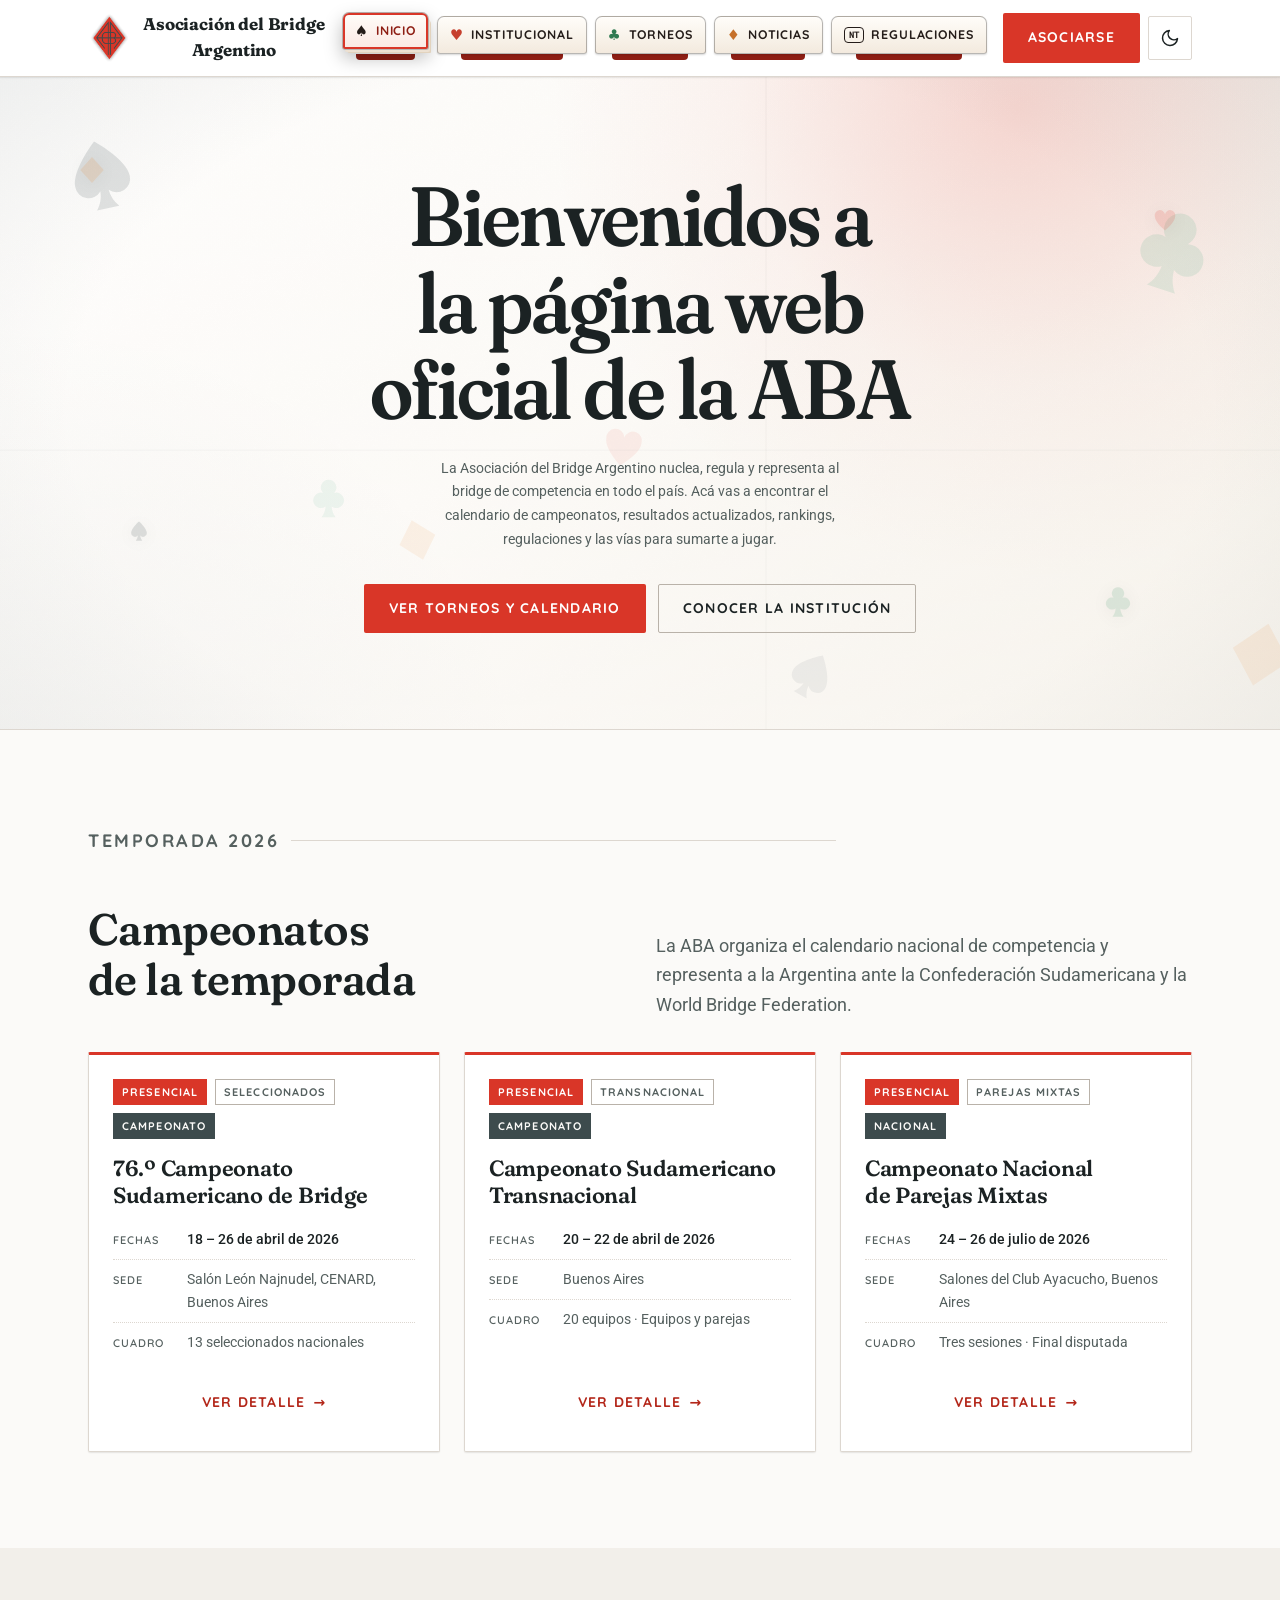
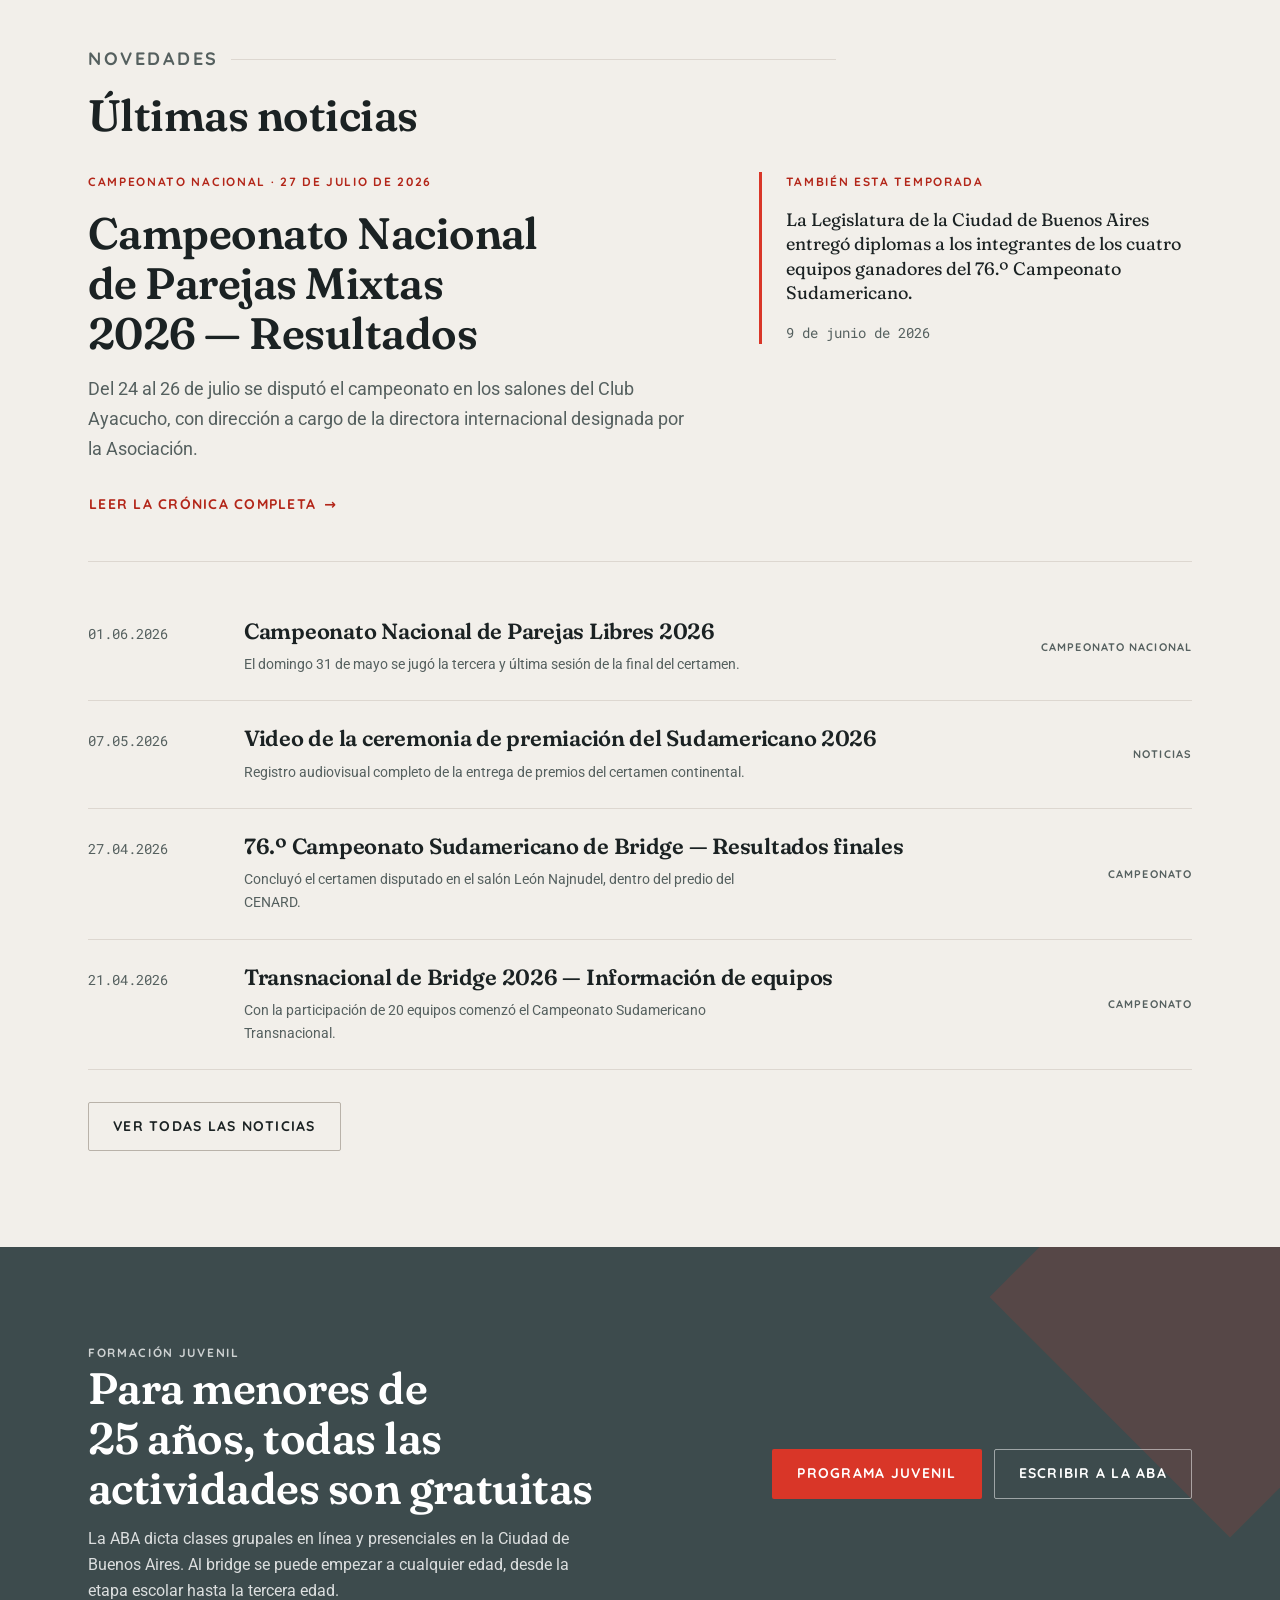
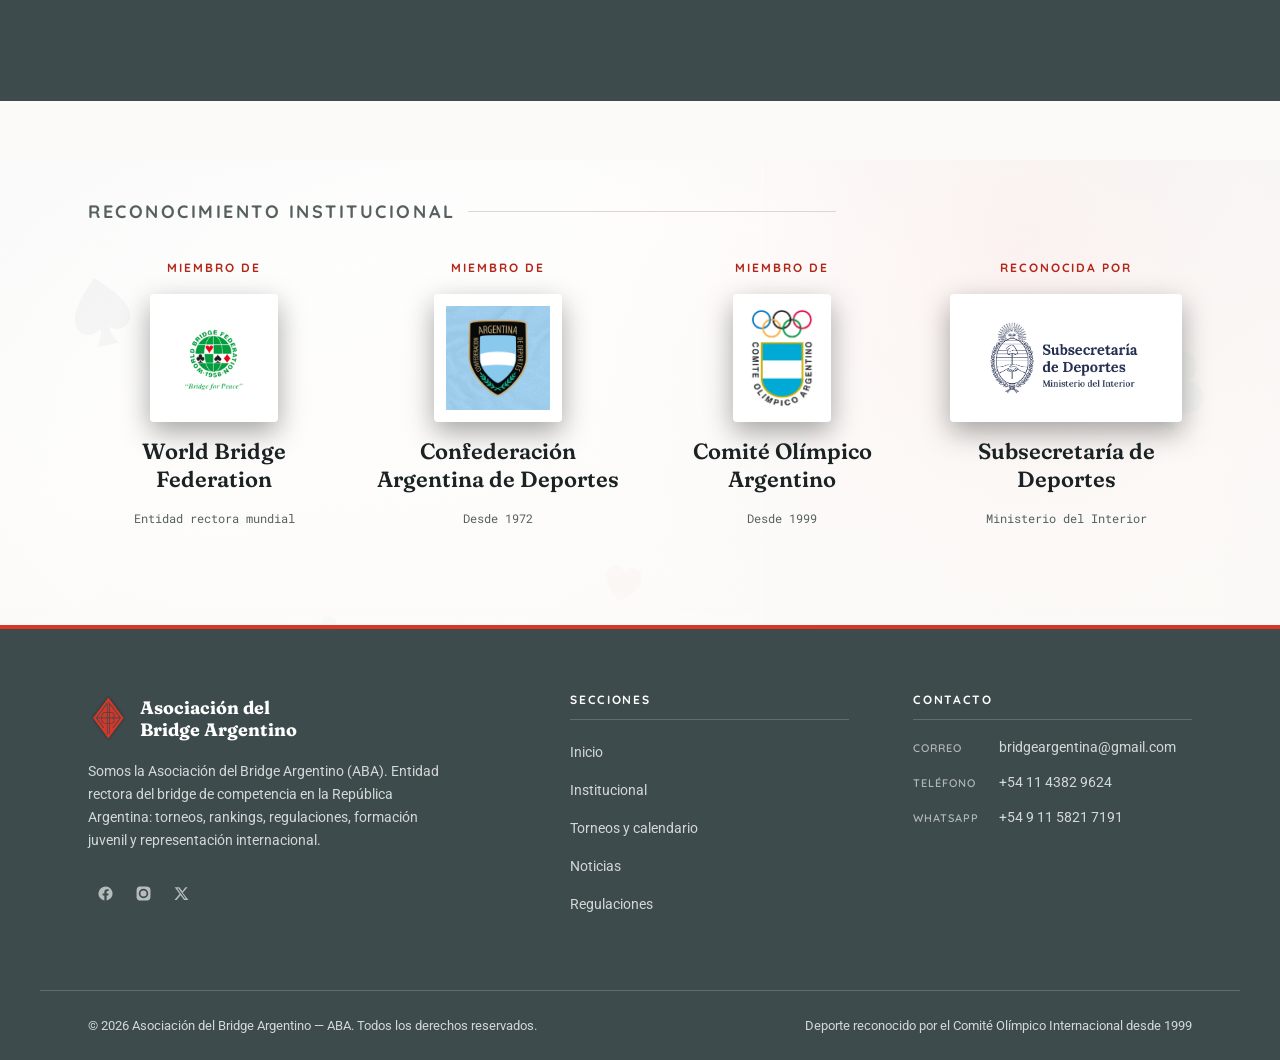
<file: index.html>
<!DOCTYPE html>
<html lang="es-AR">
<head>
<meta charset="UTF-8">
<meta name="viewport" content="width=device-width, initial-scale=1">
<title>Asociación del Bridge Argentino — ABA</title>
<meta name="description" content="Entidad rectora del bridge de competencia en la República Argentina desde 1947. Torneos nacionales, calendario, rankings, regulaciones y formación juvenil.">
<meta property="og:type" content="website">
<meta property="og:site_name" content="Asociación del Bridge Argentino">
<meta property="og:locale" content="es_AR">
<meta property="og:title" content="Asociación del Bridge Argentino — ABA">
<meta property="og:description" content="Entidad rectora del bridge de competencia en la República Argentina desde 1947. Torneos nacionales, calendario, rankings, regulaciones y formación juvenil.">
<meta property="og:url" content="https://santimercuri.github.io/aba-sitio-web/">
<meta property="og:image" content="https://santimercuri.github.io/aba-sitio-web/Media/ABAlogo.png">
<meta property="og:image:width" content="148">
<meta property="og:image:height" content="187">
<meta name="twitter:card" content="summary">
<meta name="twitter:title" content="Asociación del Bridge Argentino — ABA">
<meta name="twitter:description" content="Entidad rectora del bridge de competencia en la República Argentina desde 1947. Torneos nacionales, calendario, rankings, regulaciones y formación juvenil.">
<meta name="twitter:image" content="https://santimercuri.github.io/aba-sitio-web/Media/ABAlogo.png">
<link rel="icon" href="Media/ABAlogo.png">
<link rel="stylesheet" href="assets/css/aba.css">
</head>
<body>

<a class="skip-link" href="#main">Saltar al contenido</a>

<!-- ====================== Encabezado ====================== -->
<header class="masthead">
  <div class="container masthead__inner">
    <a class="brand" href="index.html">
      <img class="brand__mark" src="Media/ABAlogo.png" alt="Asociación del Bridge Argentino" width="42" height="53">
      <span class="brand__text">
        <span class="brand__name">Asociación del Bridge Argentino</span>
      </span>
    </a>

    <nav class="nav" aria-label="Navegación principal">
      <ul class="nav__list">
        <li><a class="nav__link" href="index.html" aria-current="page">Inicio</a></li>
        <li><a class="nav__link" href="institucional.html">Institucional</a></li>
        <li><a class="nav__link" href="torneos.html">Torneos</a></li>
        <li><a class="nav__link" href="noticias.html">Noticias</a></li>
        <li><a class="nav__link" href="regulaciones.html">Regulaciones</a></li>
      </ul>
    </nav>

    <div class="masthead__actions">
      <a class="btn" href="institucional.html#socios">Asociarse</a>
      <button class="icon-btn theme-toggle" type="button" aria-label="Cambiar de tema">
        <svg class="icon-moon" viewBox="0 0 24 24" aria-hidden="true"><path d="M21 12.8A9 9 0 1 1 11.2 3a7 7 0 0 0 9.8 9.8z" stroke-linejoin="round"/></svg>
        <svg class="icon-sun" viewBox="0 0 24 24" aria-hidden="true"><circle cx="12" cy="12" r="4"/><path d="M12 2v2M12 20v2M4.9 4.9l1.4 1.4M17.7 17.7l1.4 1.4M2 12h2M20 12h2M4.9 19.1l1.4-1.4M17.7 6.3l1.4-1.4" stroke-linecap="round"/></svg>
      </button>
      <button class="icon-btn icon-btn--menu" type="button" aria-label="Abrir menú" aria-expanded="false" aria-controls="drawer">
        <svg viewBox="0 0 24 24" aria-hidden="true"><path d="M3 6h18M3 12h18M3 18h18" stroke-linecap="round"/></svg>
      </button>
    </div>
  </div>
</header>

<!-- ====================== Menú lateral ====================== -->
<div class="drawer" id="drawer" data-open="false" role="dialog" aria-modal="true" aria-label="Menú de navegación">
  <div class="drawer__scrim" data-close></div>
  <div class="drawer__panel">
    <div class="drawer__head">
      <span class="drawer__title">Navegación</span>
      <button class="icon-btn" type="button" data-close aria-label="Cerrar menú">
        <svg viewBox="0 0 24 24" aria-hidden="true"><path d="M6 6l12 12M18 6L6 18" stroke-linecap="round"/></svg>
      </button>
    </div>
    <ul class="drawer__nav">
      <li><a href="index.html" aria-current="page">Inicio</a></li>
      <li><a href="institucional.html">Institucional</a></li>
      <li><a href="torneos.html">Torneos</a></li>
      <li><a href="noticias.html">Noticias</a></li>
      <li><a href="regulaciones.html">Regulaciones</a></li>
    </ul>
    <div class="drawer__foot">
      <a class="btn" href="institucional.html#socios" style="width:100%">Asociarse a la ABA</a>
    </div>
  </div>
</div>

<main id="main">

  <!-- ====================== Portada ====================== -->
  <section class="hero">
    <div class="hero__motes" aria-hidden="true">
      <svg class="m1" viewBox="0 0 24 24" fill="currentColor"><path d="M12 1.6 21.4 12 12 22.4 2.6 12z"/></svg>
      <svg class="m2" viewBox="0 0 24 24" fill="currentColor"><path d="M12 1.5C12 1.5 3.4 8.8 3.4 14.1a4.2 4.2 0 0 0 7.3 2.9c-.1 2.2-1 4.2-2.2 5.5h7a9.6 9.6 0 0 1-2.2-5.5 4.2 4.2 0 0 0 7.3-2.9c0-5.3-8.6-12.6-8.6-12.6z"/></svg>
      <svg class="m3" viewBox="0 0 24 24" fill="currentColor"><path d="M12 21.6S2.6 14.4 2.6 8.6a4.7 4.7 0 0 1 9.4-1.9 4.7 4.7 0 0 1 9.4 1.9c0 5.8-9.4 13-9.4 13z"/></svg>
      <svg class="m4" viewBox="0 0 24 24" fill="currentColor"><path d="M12 1.6a4.3 4.3 0 0 1 3.1 7.3 4.3 4.3 0 1 1-1.4 7.6c.1 2.3 1 4.4 2.2 5.9H8.1c1.2-1.5 2.1-3.6 2.2-5.9a4.3 4.3 0 1 1-1.4-7.6A4.3 4.3 0 0 1 12 1.6z"/></svg>
    </div>
    <div class="container hero__grid">
      <div class="hero__copy">
        <h1>Bienvenidos a la página web oficial de la ABA</h1>
        <p class="hero__lede">
          La Asociación del Bridge Argentino nuclea, regula y representa al bridge de competencia
          en todo el país. Acá vas a encontrar el calendario de campeonatos, resultados actualizados,
          rankings, regulaciones y las vías para sumarte a jugar.
        </p>
        <div class="btn-row">
          <a class="btn" href="torneos.html">Ver torneos y calendario</a>
          <a class="btn btn--outline" href="institucional.html">Conocer la institución</a>
        </div>
      </div>
    </div>
  </section>

  <!-- ====================== Eventos ====================== -->
  <section class="section" aria-labelledby="eventos-t">
    <div class="container">
      <div class="section-head section-head--split">
        <p class="eyebrow">Temporada 2026</p>
        <h2 id="eventos-t">Campeonatos<br>de la temporada</h2>
        <p>
          La ABA organiza el calendario nacional de competencia y representa a la Argentina
          ante la Confederación Sudamericana y la World Bridge Federation.
        </p>
      </div>

      <div class="event-grid">
        <a class="event reveal" href="torneos.html#sudamericano">
          <div class="tags">
            <span class="tag tag--red">Presencial</span>
            <span class="tag">Seleccionados</span>
            <span class="tag tag--solid">Campeonato</span>
          </div>
          <h3 class="event__title">76.º Campeonato Sudamericano de Bridge</h3>
          <ul class="event__meta">
            <li><dfn>Fechas</dfn><b>18 – 26 de abril de 2026</b></li>
            <li><dfn>Sede</dfn><span>Salón León Najnudel, CENARD, Buenos Aires</span></li>
            <li><dfn>Cuadro</dfn><span>13 seleccionados nacionales</span></li>
          </ul>
          <span class="btn btn--ghost event__more">Ver detalle <span class="arr" aria-hidden="true">→</span></span>
        </a>

        <a class="event reveal" href="torneos.html#transnacional">
          <div class="tags">
            <span class="tag tag--red">Presencial</span>
            <span class="tag">Transnacional</span>
            <span class="tag tag--solid">Campeonato</span>
          </div>
          <h3 class="event__title">Campeonato Sudamericano Transnacional</h3>
          <ul class="event__meta">
            <li><dfn>Fechas</dfn><b>20 – 22 de abril de 2026</b></li>
            <li><dfn>Sede</dfn><span>Buenos Aires</span></li>
            <li><dfn>Cuadro</dfn><span>20 equipos · Equipos y parejas</span></li>
          </ul>
          <span class="btn btn--ghost event__more">Ver detalle <span class="arr" aria-hidden="true">→</span></span>
        </a>

        <a class="event reveal" href="torneos.html#nacionales">
          <div class="tags">
            <span class="tag tag--red">Presencial</span>
            <span class="tag">Parejas mixtas</span>
            <span class="tag tag--solid">Nacional</span>
          </div>
          <h3 class="event__title">Campeonato Nacional de Parejas Mixtas</h3>
          <ul class="event__meta">
            <li><dfn>Fechas</dfn><b>24 – 26 de julio de 2026</b></li>
            <li><dfn>Sede</dfn><span>Salones del Club Ayacucho, Buenos Aires</span></li>
            <li><dfn>Cuadro</dfn><span>Tres sesiones · Final disputada</span></li>
          </ul>
          <span class="btn btn--ghost event__more">Ver detalle <span class="arr" aria-hidden="true">→</span></span>
        </a>
      </div>
    </div>
  </section>

  <!-- ====================== Noticias ====================== -->
  <section class="section section--alt" aria-labelledby="noticias-t">
    <div class="container">
      <div class="section-head">
        <p class="eyebrow">Novedades</p>
        <h2 id="noticias-t">Últimas noticias</h2>
      </div>

      <div class="news-lead">
        <div>
          <p class="eyebrow eyebrow--plain">Campeonato Nacional · 27 de julio de 2026</p>
          <h3 class="news-lead__title">
            <a href="noticias.html#parejas-mixtas-2026" style="color:inherit;text-decoration:none">
              Campeonato Nacional de Parejas Mixtas 2026 — Resultados
            </a>
          </h3>
          <p class="news-lead__body">
            Del 24 al 26 de julio se disputó el campeonato en los salones del Club Ayacucho,
            con dirección a cargo de la directora internacional designada por la Asociación.
          </p>
          <a class="btn btn--ghost" href="noticias.html#parejas-mixtas-2026">
            Leer la crónica completa <span class="arr" aria-hidden="true">→</span>
          </a>
        </div>
        <aside class="news-lead__aside">
          <p class="eyebrow eyebrow--plain">También esta temporada</p>
          <p style="font-family:var(--font-display);font-size:var(--fs-lg);line-height:1.35">
            La Legislatura de la Ciudad de Buenos Aires entregó diplomas a los integrantes de los
            cuatro equipos ganadores del 76.º Campeonato Sudamericano.
          </p>
          <p class="tabular" style="font-size:var(--fs-sm);color:var(--ink-2)">9 de junio de 2026</p>
        </aside>
      </div>

      <ul class="news-list">
        <li class="news-item">
          <a class="news-item__link" href="noticias.html#parejas-libres-2026">
            <time class="news-item__date" datetime="2026-06-01">01.06.2026</time>
            <div>
              <h3 class="news-item__title">Campeonato Nacional de Parejas Libres 2026</h3>
              <p class="news-item__excerpt">El domingo 31 de mayo se jugó la tercera y última sesión de la final del certamen.</p>
            </div>
            <span class="news-item__cat">Campeonato Nacional</span>
          </a>
        </li>
        <li class="news-item">
          <a class="news-item__link" href="noticias.html#premiacion-sudamericano">
            <time class="news-item__date" datetime="2026-05-07">07.05.2026</time>
            <div>
              <h3 class="news-item__title">Video de la ceremonia de premiación del Sudamericano 2026</h3>
              <p class="news-item__excerpt">Registro audiovisual completo de la entrega de premios del certamen continental.</p>
            </div>
            <span class="news-item__cat">Noticias</span>
          </a>
        </li>
        <li class="news-item">
          <a class="news-item__link" href="noticias.html#sudamericano-final">
            <time class="news-item__date" datetime="2026-04-27">27.04.2026</time>
            <div>
              <h3 class="news-item__title">76.º Campeonato Sudamericano de Bridge — Resultados finales</h3>
              <p class="news-item__excerpt">Concluyó el certamen disputado en el salón León Najnudel, dentro del predio del CENARD.</p>
            </div>
            <span class="news-item__cat">Campeonato</span>
          </a>
        </li>
        <li class="news-item">
          <a class="news-item__link" href="noticias.html#transnacional-equipos">
            <time class="news-item__date" datetime="2026-04-21">21.04.2026</time>
            <div>
              <h3 class="news-item__title">Transnacional de Bridge 2026 — Información de equipos</h3>
              <p class="news-item__excerpt">Con la participación de 20 equipos comenzó el Campeonato Sudamericano Transnacional.</p>
            </div>
            <span class="news-item__cat">Campeonato</span>
          </a>
        </li>
      </ul>

      <div class="btn-row" style="margin-top:var(--space-6)">
        <a class="btn btn--outline" href="noticias.html">Ver todas las noticias</a>
      </div>
    </div>
  </section>

  <!-- ====================== Llamado a la acción ====================== -->
  <section class="section section--tight cta">
    <div class="container cta__inner">
      <div>
        <p class="eyebrow eyebrow--plain" style="color:#fff;opacity:.75">Formación juvenil</p>
        <h2>Para menores de 25 años, todas las actividades son gratuitas</h2>
        <p>
          La ABA dicta clases grupales en línea y presenciales en la Ciudad de Buenos Aires.
          Al bridge se puede empezar a cualquier edad, desde la etapa escolar hasta la tercera edad.
        </p>
      </div>
      <div class="btn-row">
        <a class="btn" href="institucional.html#juveniles">Programa juvenil</a>
        <a class="btn btn--outline" href="mailto:bridgeargentina@gmail.com">Escribir a la ABA</a>
      </div>
    </div>
  </section>

  <!-- ====================== Afiliaciones ====================== -->
  <section class="section section--tight affil" aria-labelledby="afiliaciones-t">
    <div class="container">
      <div class="section-head">
        <p class="eyebrow">Reconocimiento institucional</p>
        <h2 id="afiliaciones-t" class="sr-only">Afiliaciones y reconocimientos</h2>
      </div>
      <ul class="affil__list">
        <li>
          <a class="affil__item reveal" href="https://www.worldbridge.org" target="_blank" rel="noopener">
            <span class="affil__role">Miembro de</span>
            <img class="affil__logo" src="Media/WorldBridgeFederationLogo.png" alt="" loading="lazy">
            <span class="affil__name">World Bridge Federation<span class="sr-only"> (se abre en una pestaña nueva)</span></span>
            <span class="affil__since">Entidad rectora mundial</span>
          </a>
        </li>
        <li>
          <a class="affil__item reveal" href="https://cad.org.ar/" target="_blank" rel="noopener">
            <span class="affil__role">Miembro de</span>
            <img class="affil__logo" src="Media/CADlogo.jpg" alt="" loading="lazy">
            <span class="affil__name">Confederación Argentina de Deportes<span class="sr-only"> (se abre en una pestaña nueva)</span></span>
            <span class="affil__since">Desde 1972</span>
          </a>
        </li>
        <li>
          <a class="affil__item reveal" href="https://www.coarg.org.ar/" target="_blank" rel="noopener">
            <span class="affil__role">Miembro de</span>
            <img class="affil__logo" src="Media/LOGO_COA.jpg" alt="" loading="lazy">
            <span class="affil__name">Comité Olímpico Argentino<span class="sr-only"> (se abre en una pestaña nueva)</span></span>
            <span class="affil__since">Desde 1999</span>
          </a>
        </li>
        <li>
          <a class="affil__item reveal" href="https://www.argentina.gob.ar/interior/deportes" target="_blank" rel="noopener">
            <span class="affil__role">Reconocida por</span>
            <img class="affil__logo" src="Media/SSdDlogo.png" alt="" loading="lazy">
            <span class="affil__name">Subsecretaría de Deportes<span class="sr-only"> (se abre en una pestaña nueva)</span></span>
            <span class="affil__since">Ministerio del Interior</span>
          </a>
        </li>
      </ul>
    </div>
  </section>

</main>

<!-- ====================== Pie ====================== -->
<footer class="footer">
  <div class="container footer__top">
    <div>
      <div class="footer__brand">
        <img src="Media/ABAlogo.png" alt="" width="40" height="51">
        <strong>Asociación del<br>Bridge Argentino</strong>
      </div>
      <p class="footer__about">
        Somos la Asociación del Bridge Argentino (ABA). Entidad rectora del bridge de competencia
        en la República Argentina: torneos, rankings, regulaciones, formación juvenil y
        representación internacional.
      </p>
      <nav class="social" aria-label="Redes sociales de la ABA">
        <a href="https://www.facebook.com/Asociacin-del-Bridge-Argentino-195851437107164/" aria-label="ABA en Facebook">
          <svg viewBox="0 0 24 24" aria-hidden="true"><path d="M22 12a10 10 0 1 0-11.6 9.9v-7H7.9V12h2.5V9.8c0-2.5 1.5-3.9 3.8-3.9 1.1 0 2.2.2 2.2.2v2.4h-1.2c-1.2 0-1.6.8-1.6 1.6V12h2.7l-.4 2.9h-2.3v7A10 10 0 0 0 22 12z"/></svg>
        </a>
        <a href="https://www.instagram.com/" aria-label="ABA en Instagram">
          <svg viewBox="0 0 24 24" aria-hidden="true"><path d="M12 2.2c3.2 0 3.6 0 4.9.1 1.2.1 1.8.2 2.2.4.6.2 1 .5 1.4.9.4.4.7.8.9 1.4.2.4.4 1 .4 2.2.1 1.3.1 1.7.1 4.9s0 3.6-.1 4.9c-.1 1.2-.2 1.8-.4 2.2-.2.6-.5 1-.9 1.4-.4.4-.8.7-1.4.9-.4.2-1 .4-2.2.4-1.3.1-1.7.1-4.9.1s-3.6 0-4.9-.1c-1.2-.1-1.8-.2-2.2-.4-.6-.2-1-.5-1.4-.9-.4-.4-.7-.8-.9-1.4-.2-.4-.4-1-.4-2.2C2.2 15.6 2.2 15.2 2.2 12s0-3.6.1-4.9c.1-1.2.2-1.8.4-2.2.2-.6.5-1 .9-1.4.4-.4.8-.7 1.4-.9.4-.2 1-.4 2.2-.4C8.4 2.2 8.8 2.2 12 2.2zm0 3.1A6.7 6.7 0 1 0 18.7 12 6.7 6.7 0 0 0 12 5.3zm0 11A4.3 4.3 0 1 1 16.3 12 4.3 4.3 0 0 1 12 16.3zm6.9-11.2a1.6 1.6 0 1 1-1.6-1.6 1.6 1.6 0 0 1 1.6 1.6z"/></svg>
        </a>
        <a href="https://x.com/" aria-label="ABA en X">
          <svg viewBox="0 0 24 24" aria-hidden="true"><path d="M17.5 3h3.1l-6.8 7.8L21.8 21h-6.2l-4.9-6.4L5.1 21H2l7.3-8.3L2.5 3h6.4l4.4 5.8zm-1.1 16.1h1.7L7.7 4.8H5.9z"/></svg>
        </a>
      </nav>
    </div>

    <div>
      <h2 class="footer__title">Secciones</h2>
      <ul class="footer__links">
        <li><a href="index.html">Inicio</a></li>
        <li><a href="institucional.html">Institucional</a></li>
        <li><a href="torneos.html">Torneos y calendario</a></li>
        <li><a href="noticias.html">Noticias</a></li>
        <li><a href="regulaciones.html">Regulaciones</a></li>
      </ul>
    </div>

    <div>
      <h2 class="footer__title">Contacto</h2>
      <ul class="footer__contact">
        <li><dfn>Correo</dfn><a href="mailto:bridgeargentina@gmail.com">bridgeargentina@gmail.com</a></li>
        <li><dfn>Teléfono</dfn><a href="tel:+541143829624">+54 11 4382 9624</a></li>
        <li><dfn>WhatsApp</dfn><a href="https://wa.me/5491158217191">+54 9 11 5821 7191</a></li>
      </ul>
    </div>
  </div>

  <div class="container footer__bottom">
    <span>© <span data-year>2026</span> Asociación del Bridge Argentino — ABA. Todos los derechos reservados.</span>
    <span>Deporte reconocido por el Comité Olímpico Internacional desde 1999</span>
  </div>
</footer>

<script src="assets/js/aba.js"></script>
</body>
</html>
</file>
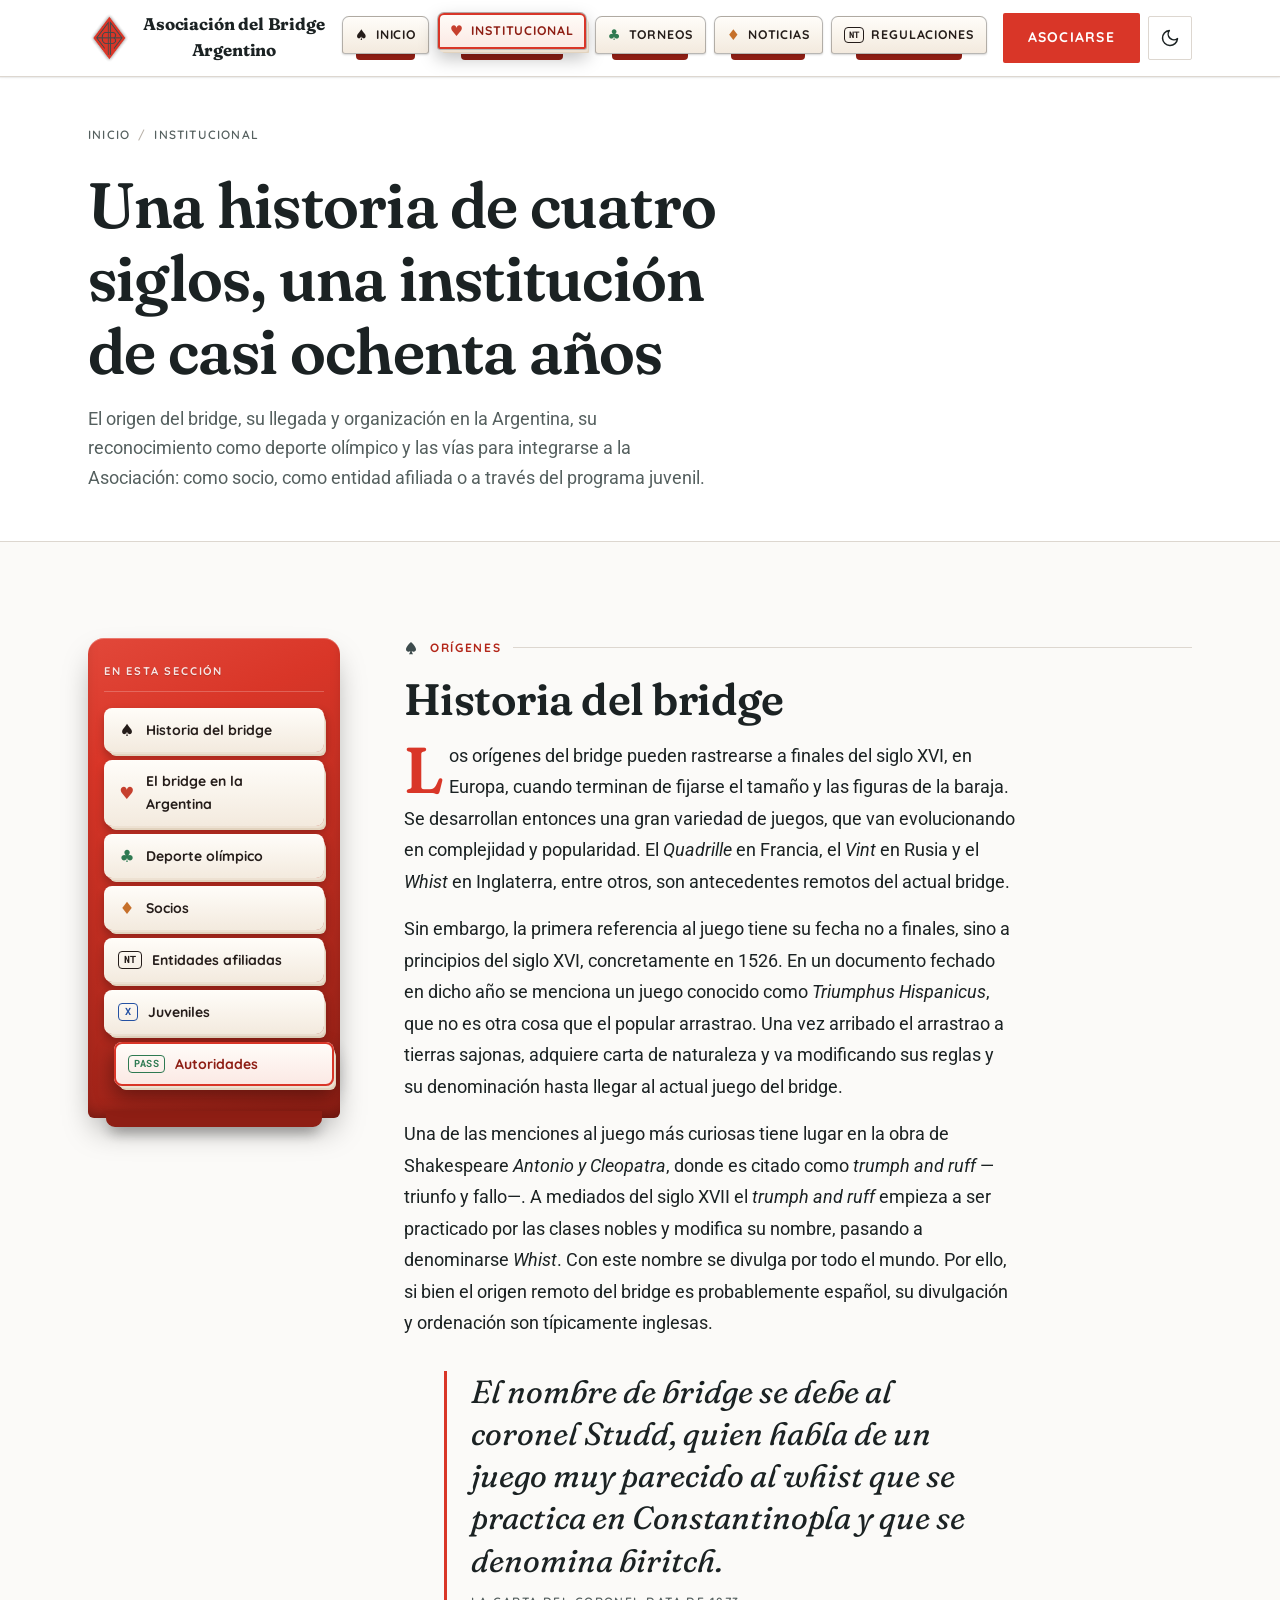
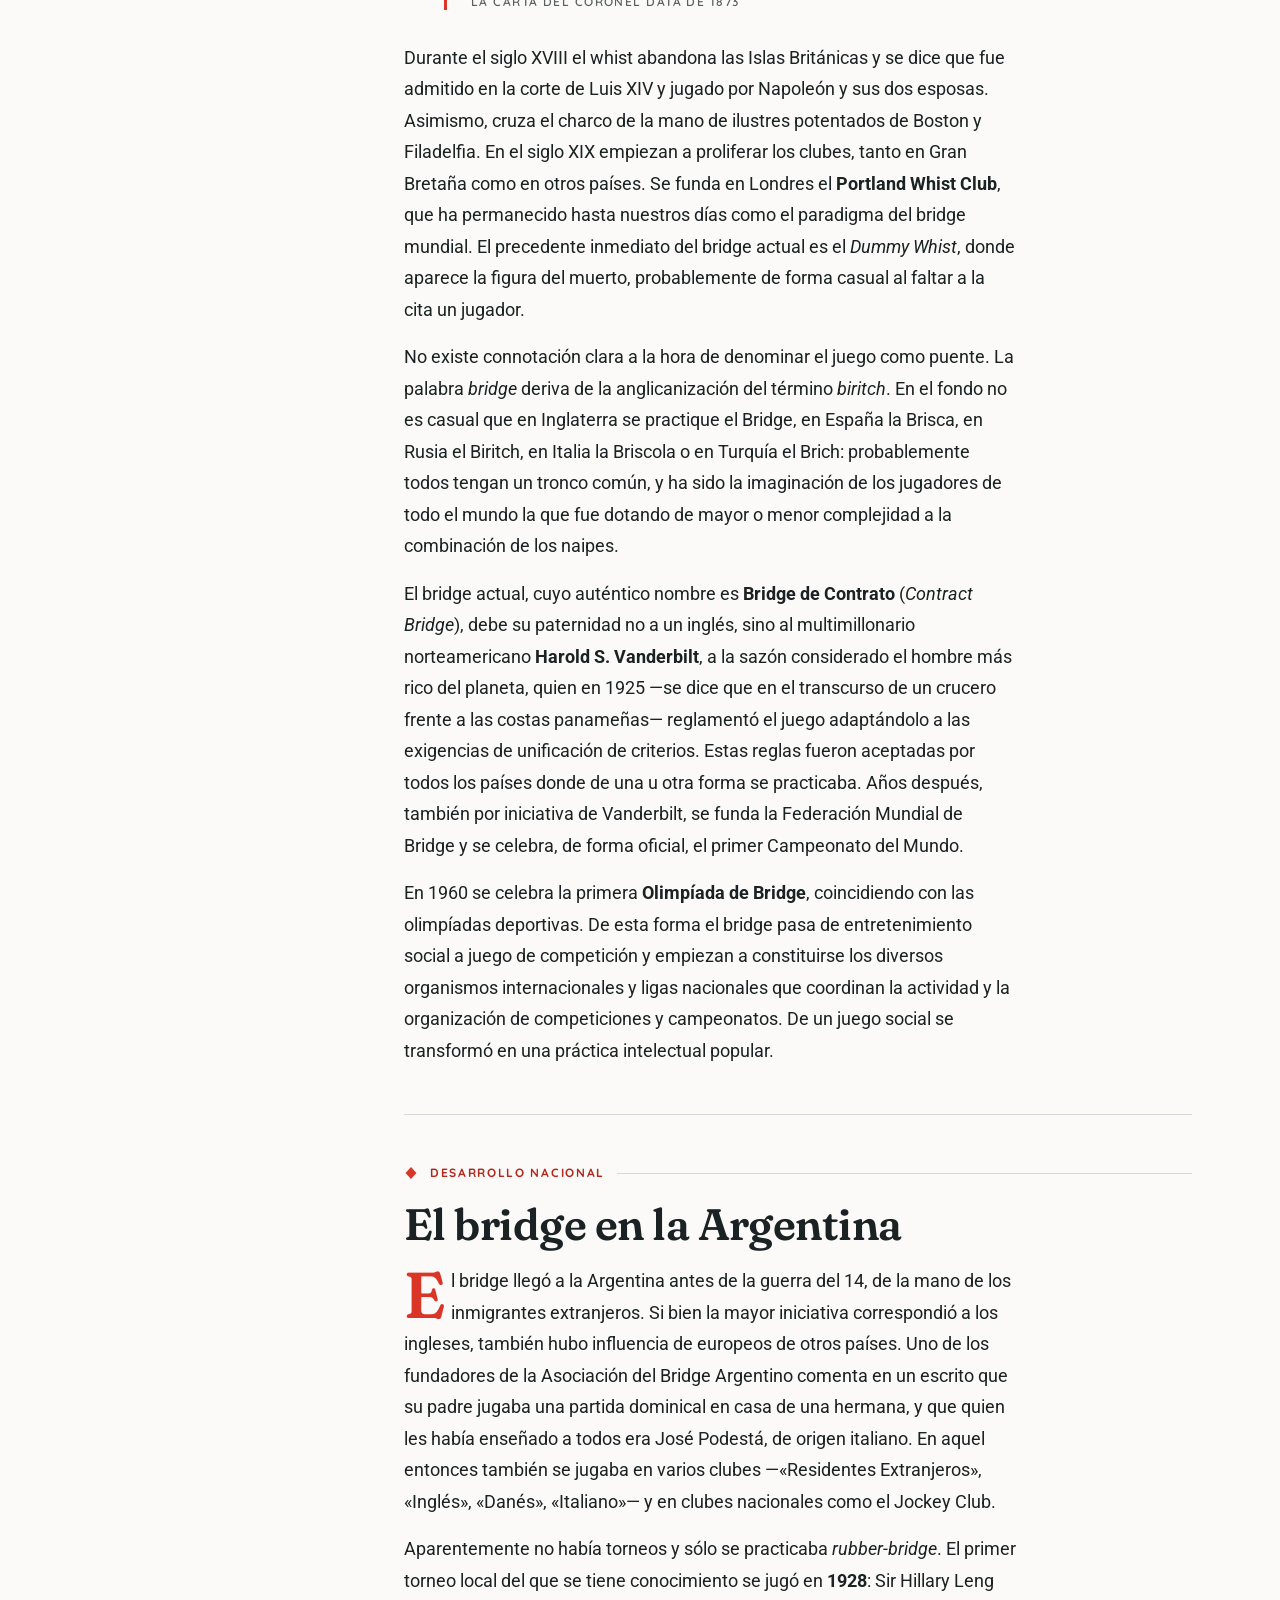
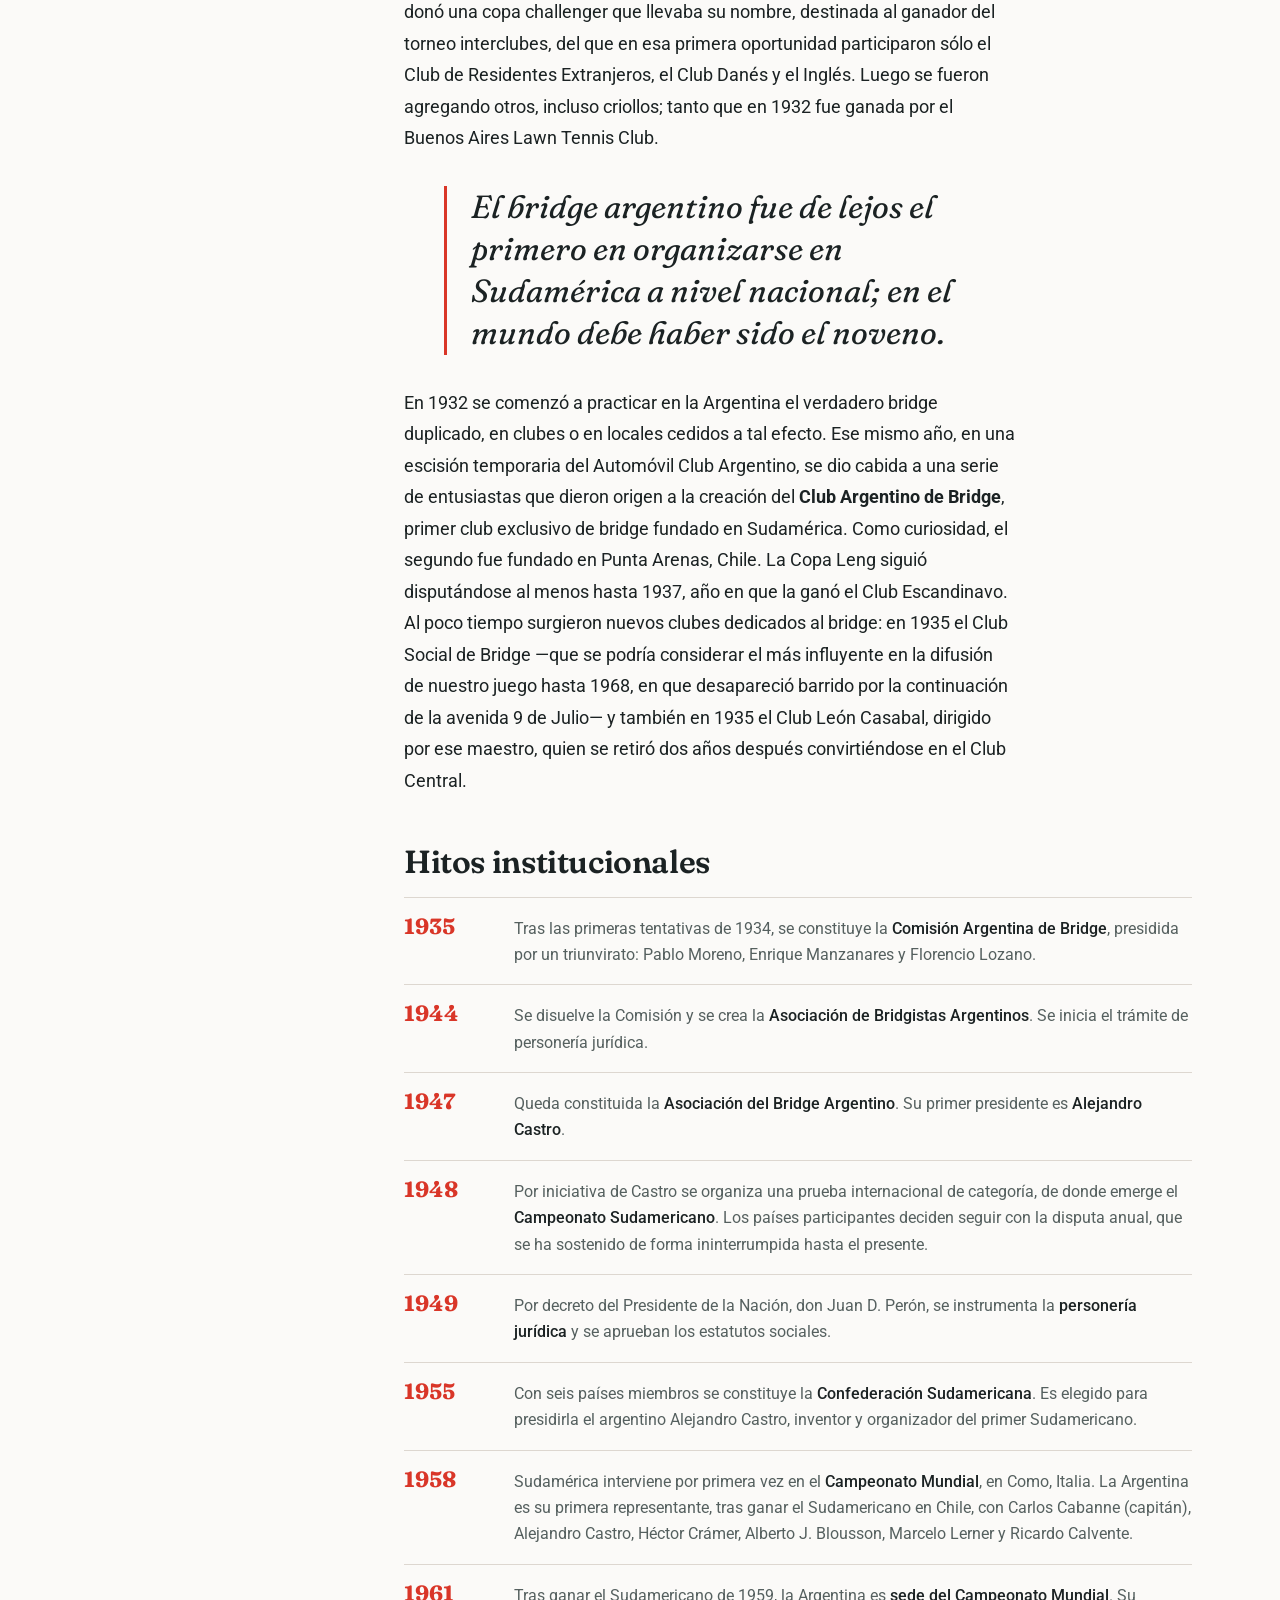
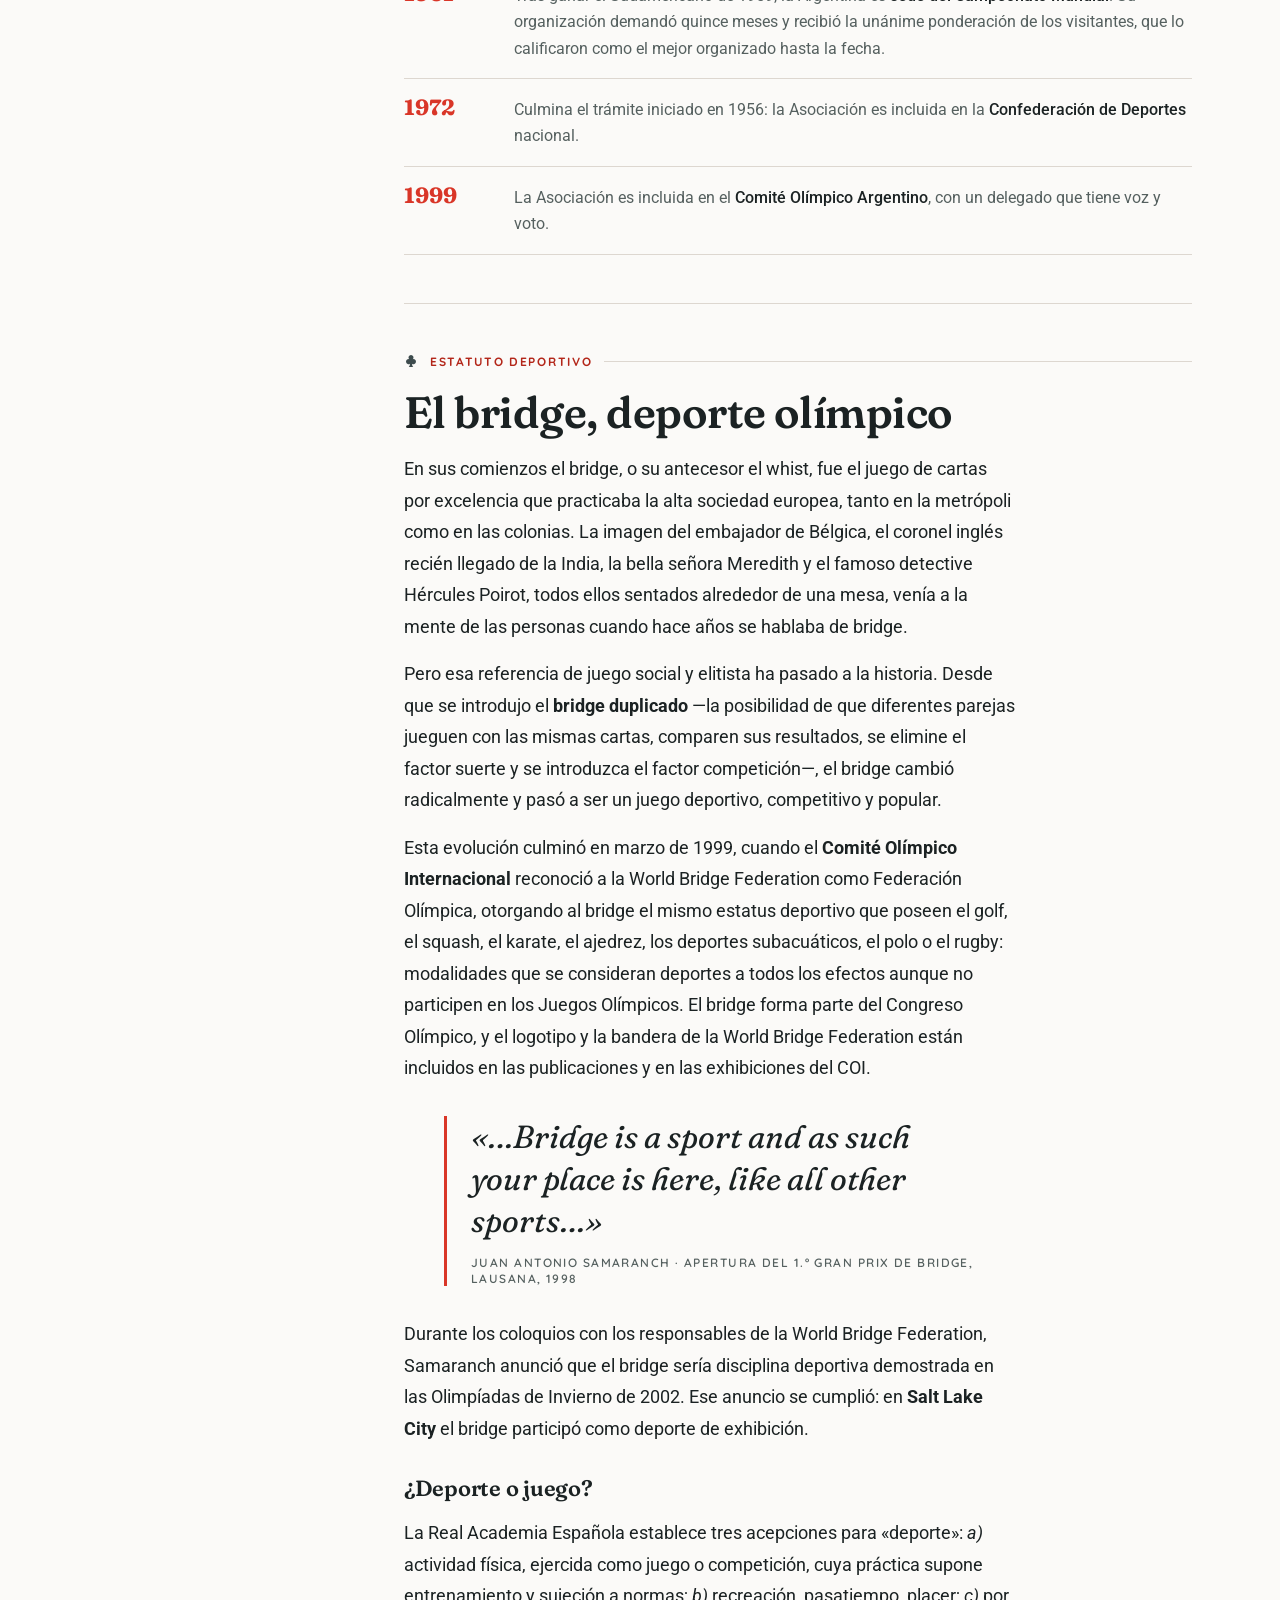
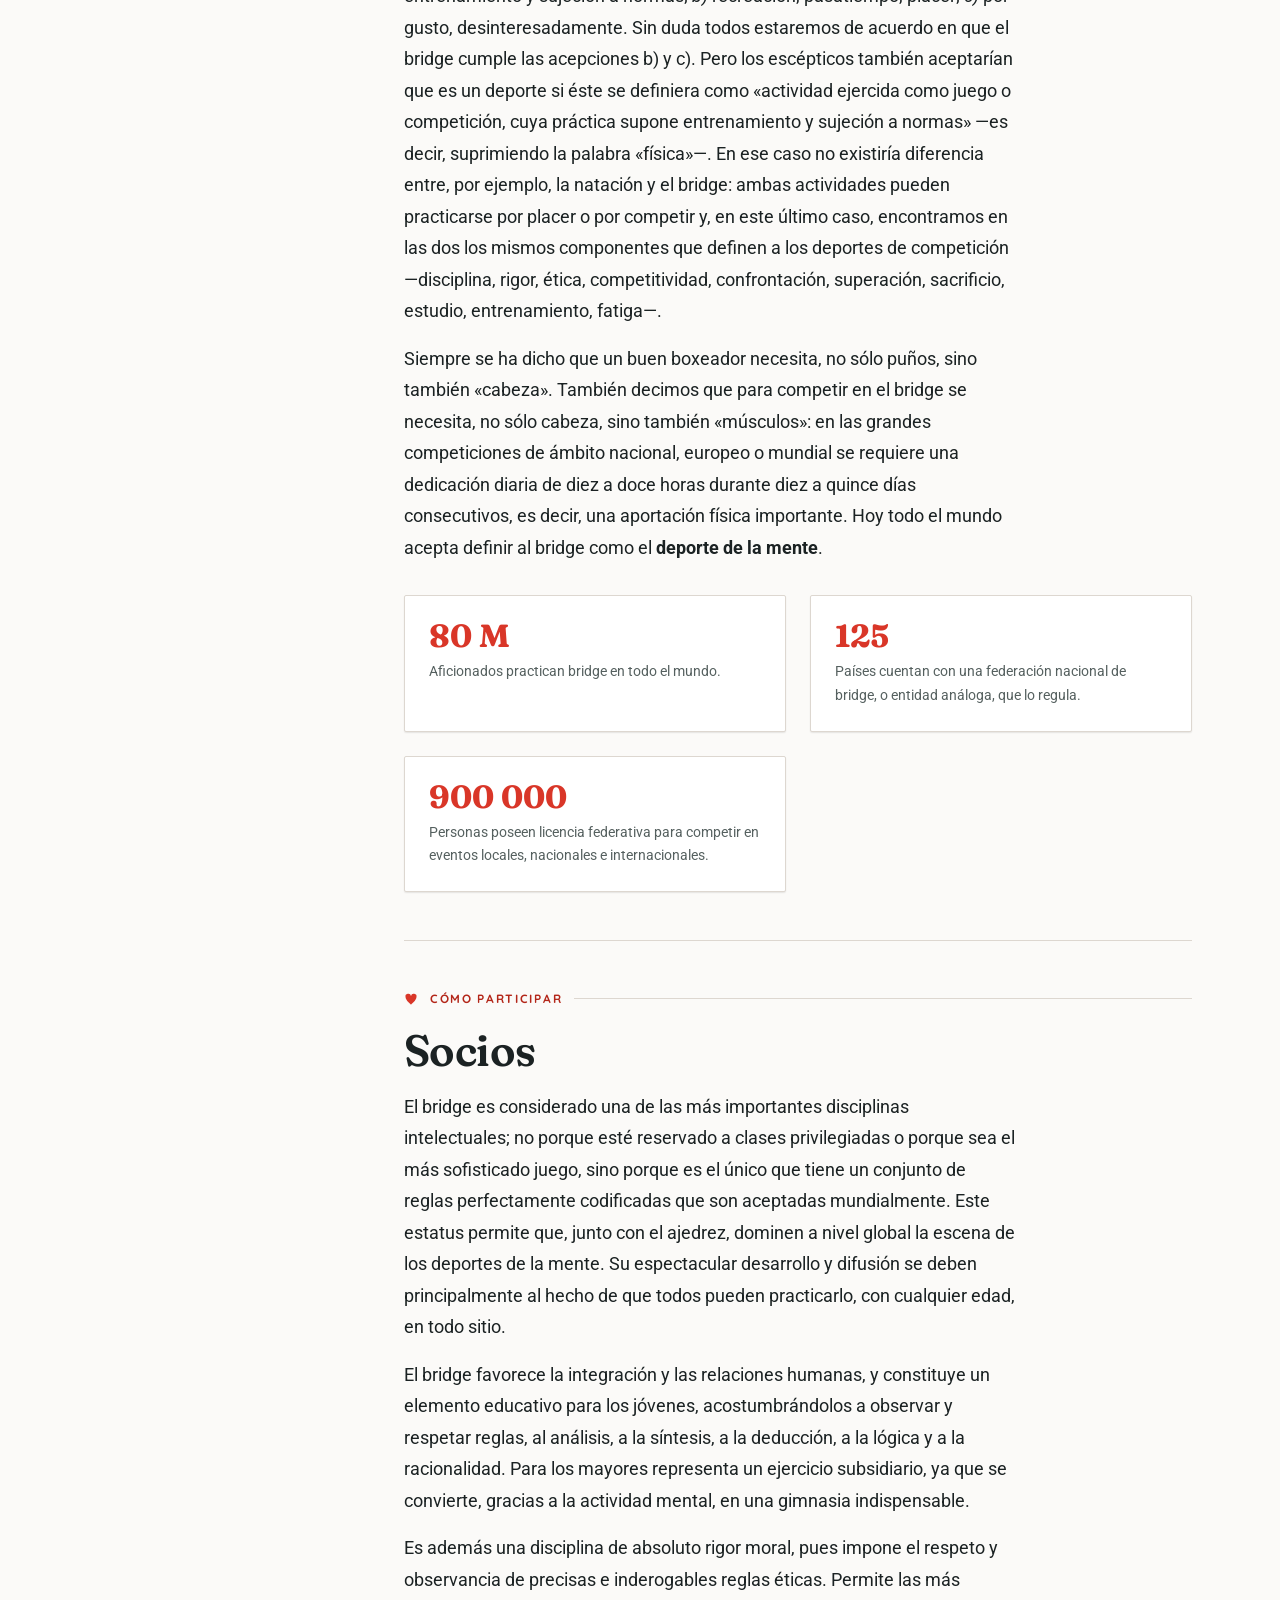
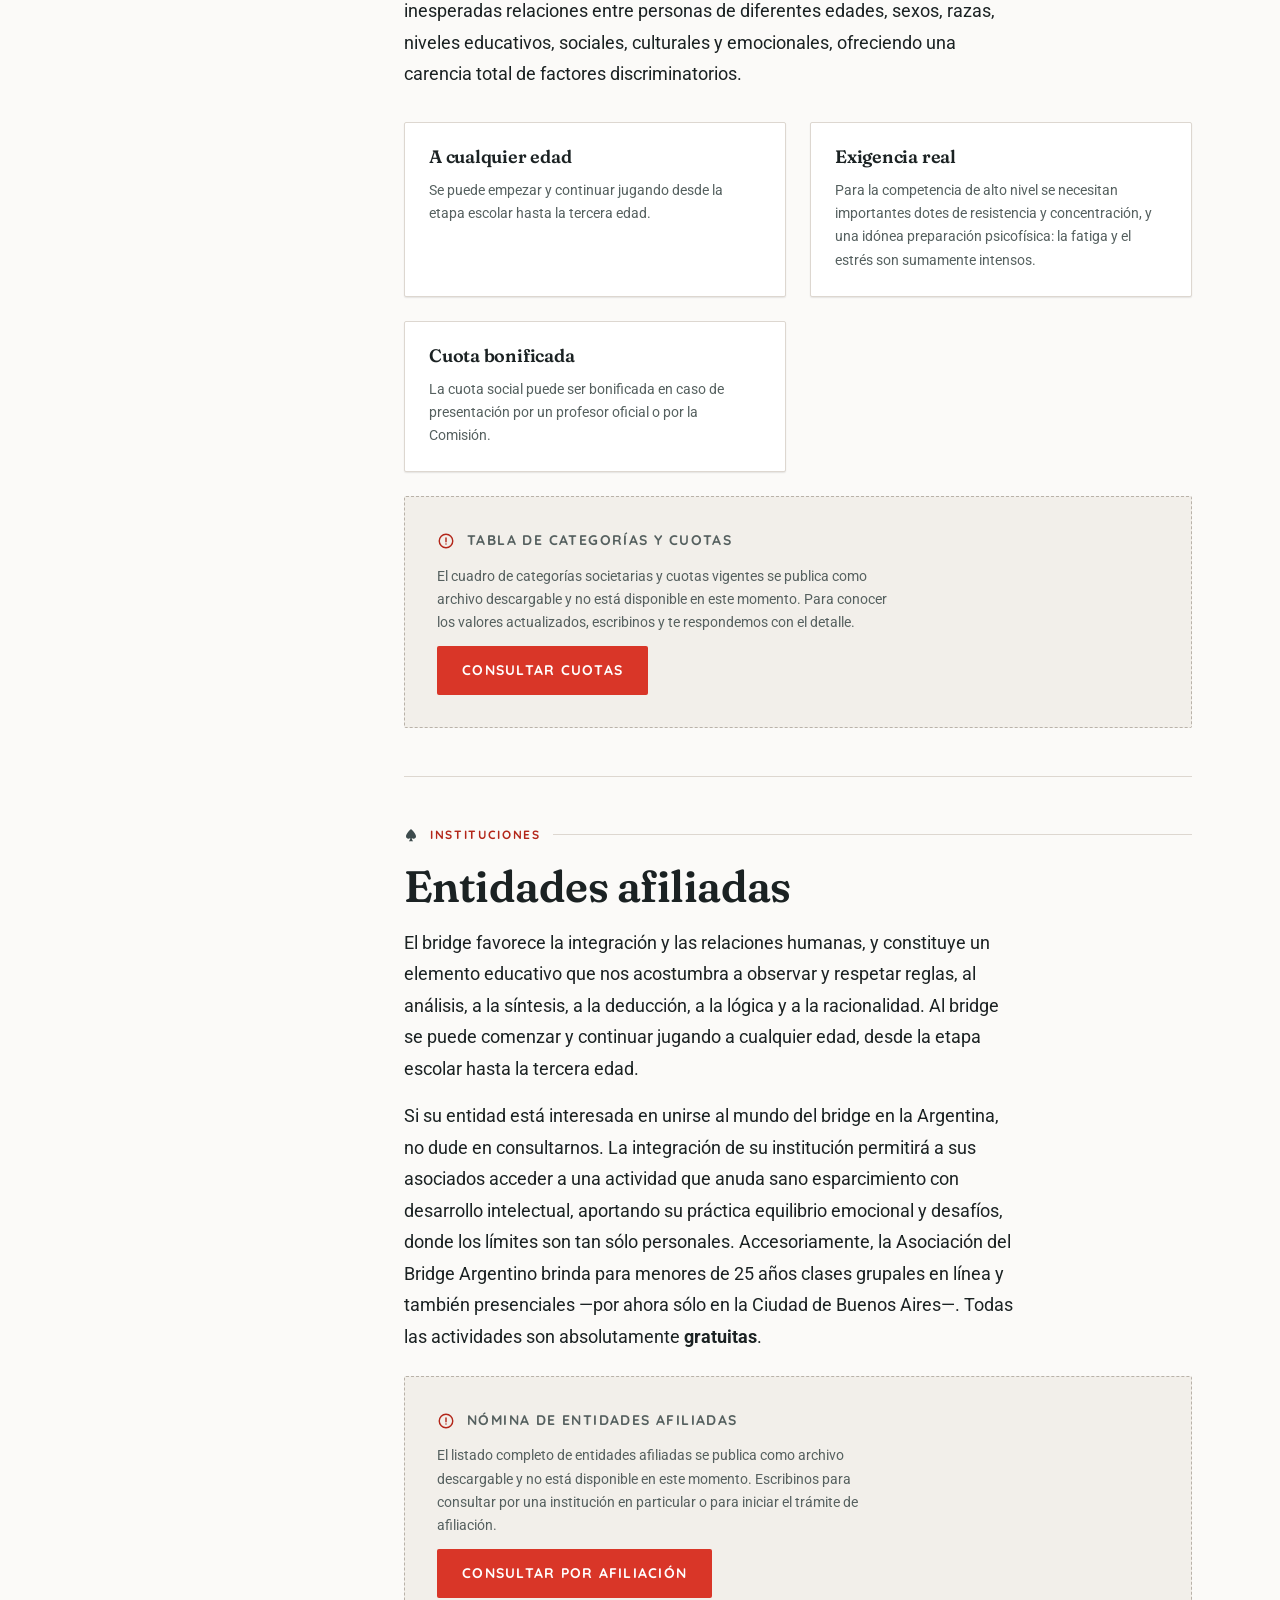
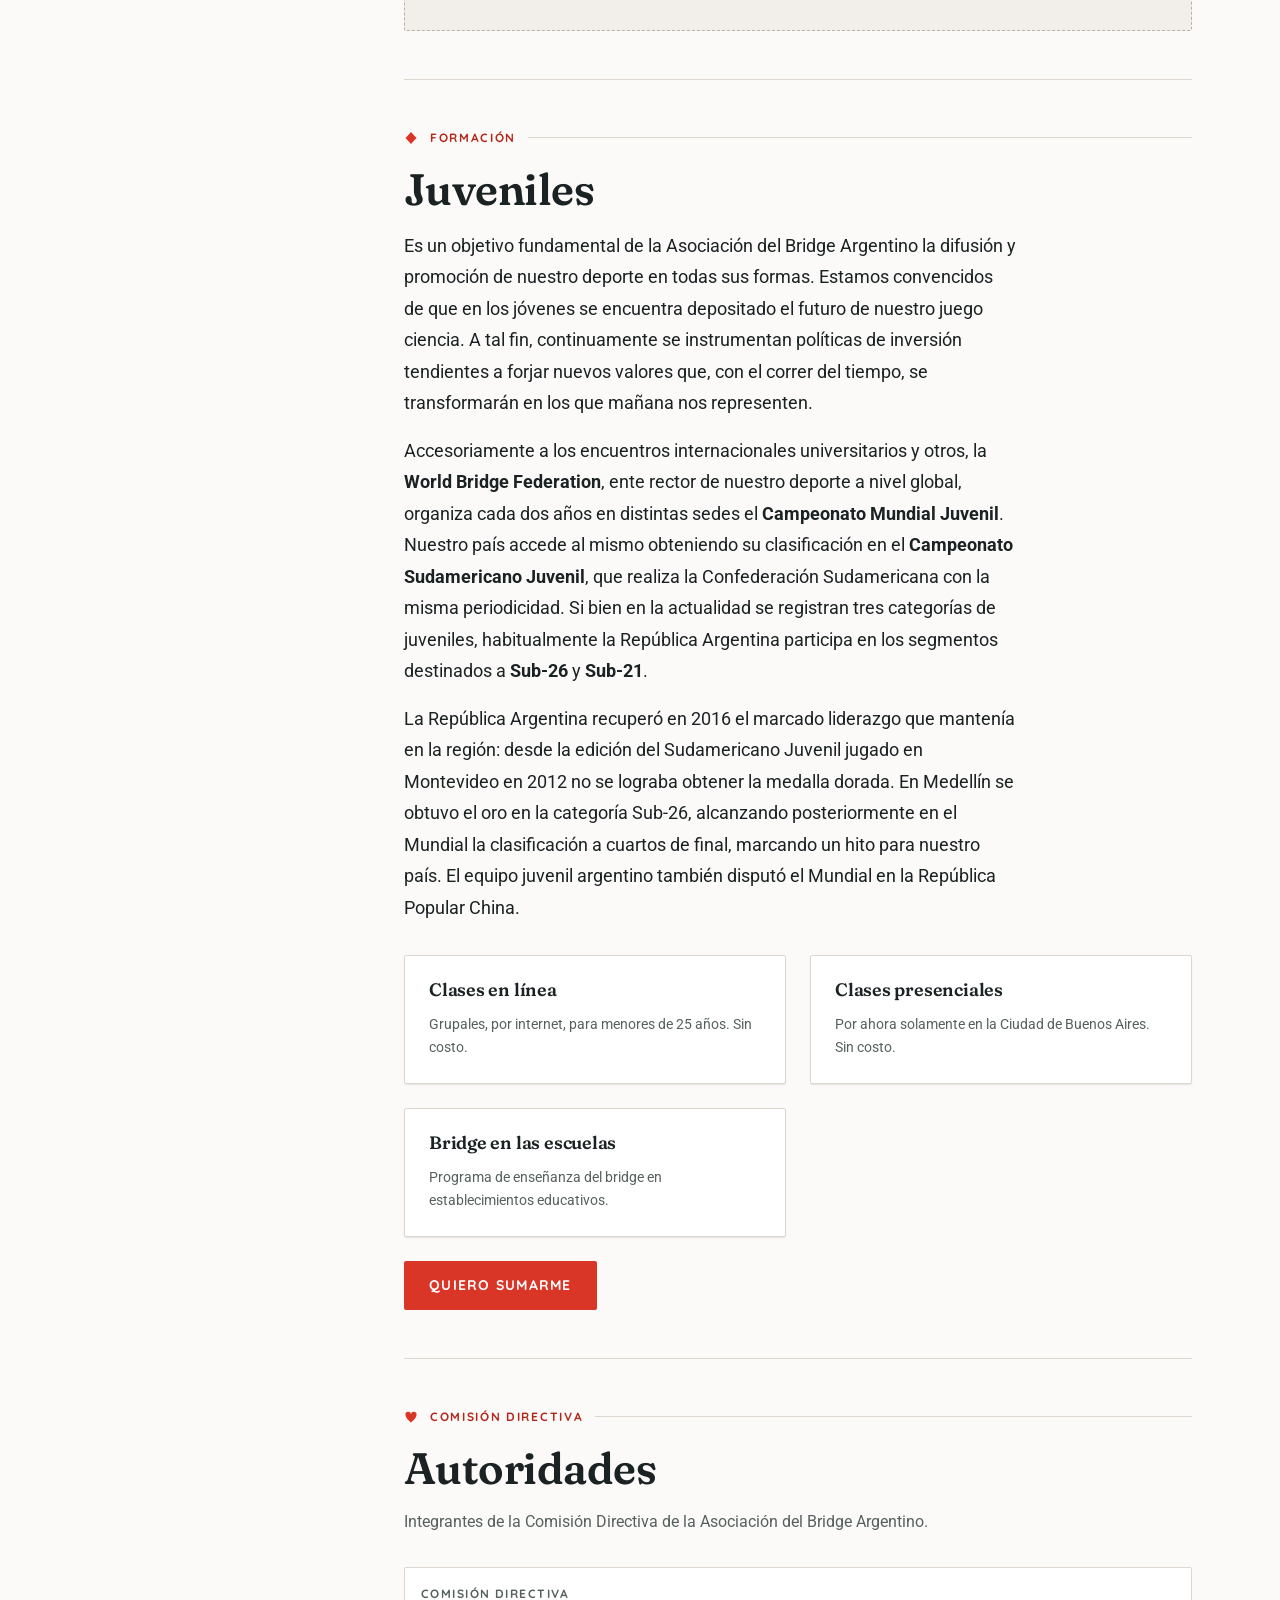
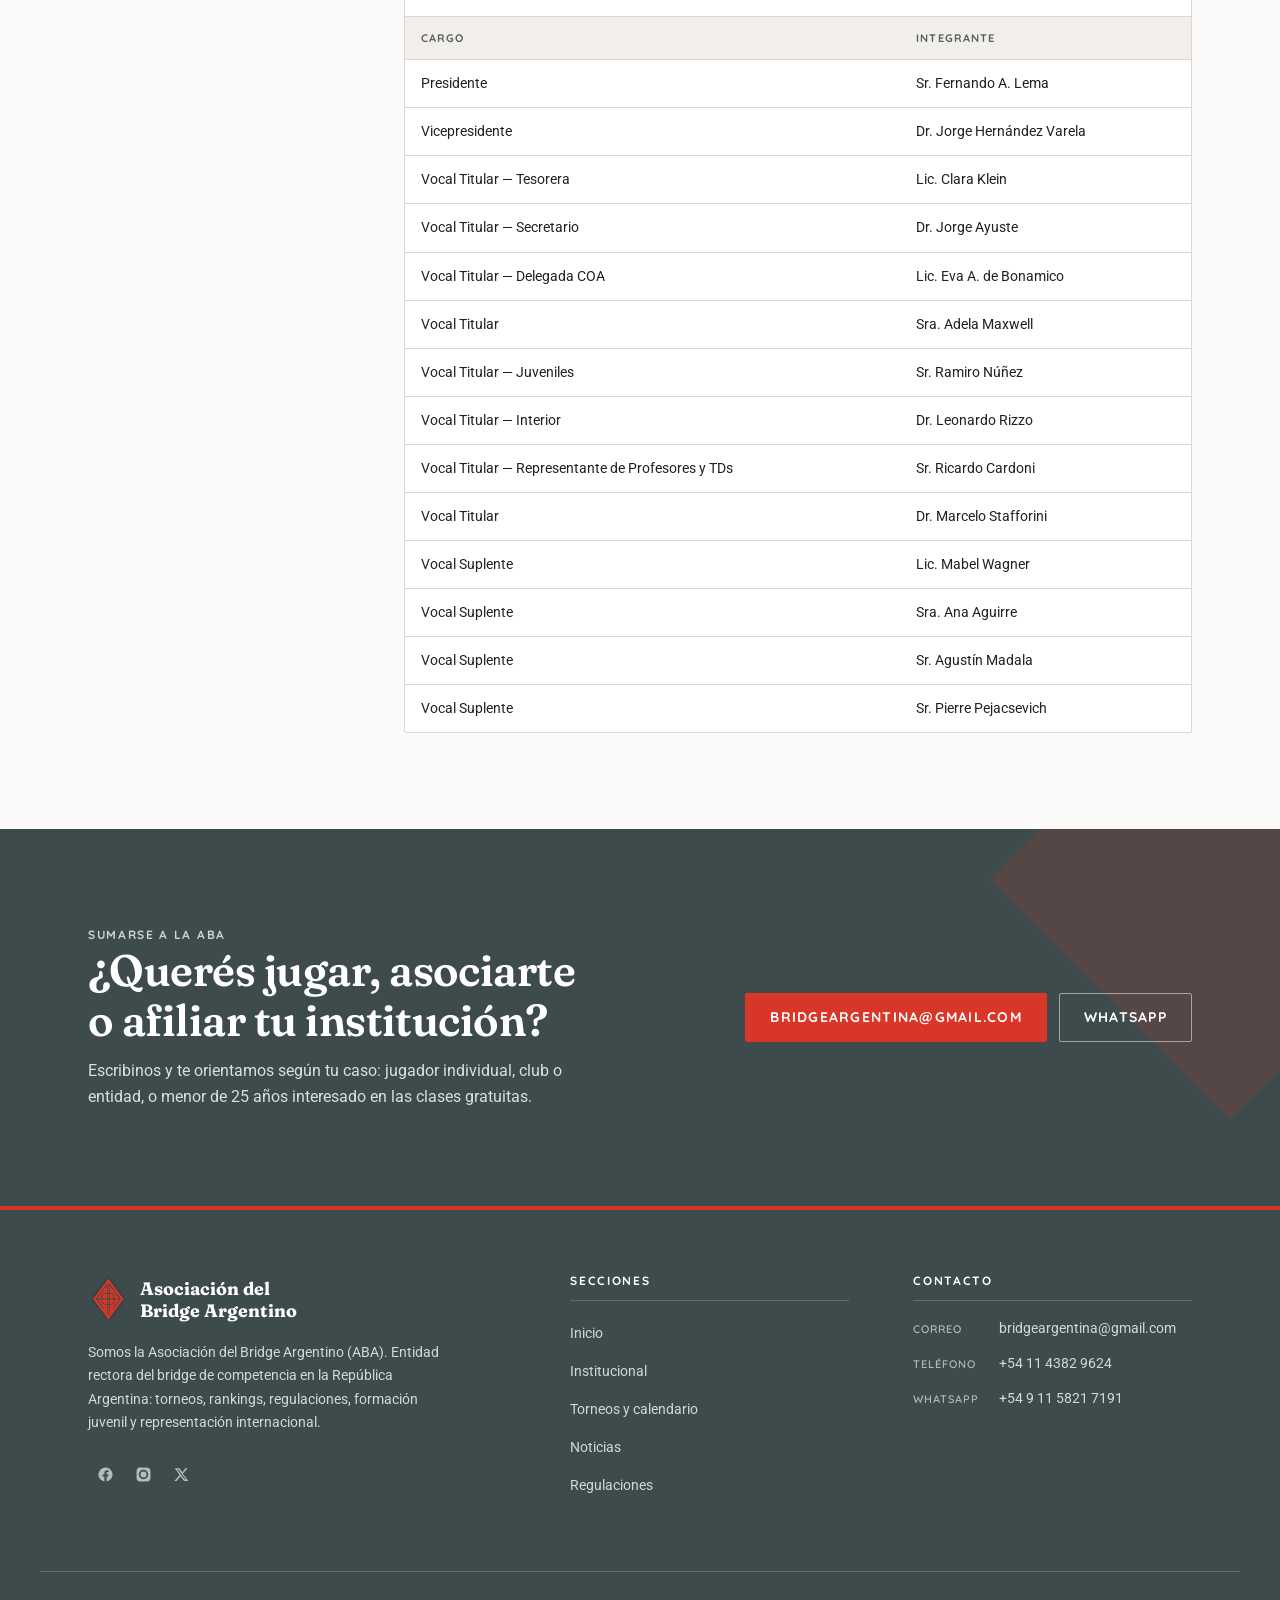
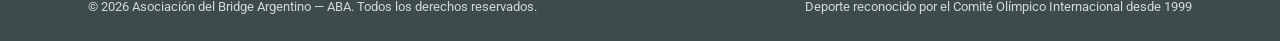
<file: institucional.html>
<!DOCTYPE html>
<html lang="es-AR">
<head>
<meta charset="UTF-8">
<meta name="viewport" content="width=device-width, initial-scale=1">
<title>Institucional — Asociación del Bridge Argentino</title>
<meta name="description" content="Historia del bridge, su desarrollo en la Argentina, su reconocimiento como deporte olímpico, cómo asociarse, entidades afiliadas y el programa juvenil de la ABA.">
<meta property="og:type" content="website">
<meta property="og:site_name" content="Asociación del Bridge Argentino">
<meta property="og:locale" content="es_AR">
<meta property="og:title" content="Institucional — Asociación del Bridge Argentino">
<meta property="og:description" content="Historia del bridge, su desarrollo en la Argentina, su reconocimiento como deporte olímpico, cómo asociarse, entidades afiliadas y el programa juvenil de la ABA.">
<meta property="og:url" content="https://santimercuri.github.io/aba-sitio-web/institucional.html">
<meta property="og:image" content="https://santimercuri.github.io/aba-sitio-web/Media/ABAlogo.png">
<meta property="og:image:width" content="148">
<meta property="og:image:height" content="187">
<meta name="twitter:card" content="summary">
<meta name="twitter:title" content="Institucional — Asociación del Bridge Argentino">
<meta name="twitter:description" content="Historia del bridge, su desarrollo en la Argentina, su reconocimiento como deporte olímpico, cómo asociarse, entidades afiliadas y el programa juvenil de la ABA.">
<meta name="twitter:image" content="https://santimercuri.github.io/aba-sitio-web/Media/ABAlogo.png">
<link rel="icon" href="Media/ABAlogo.png">
<link rel="stylesheet" href="assets/css/aba.css">
</head>
<body>

<a class="skip-link" href="#main">Saltar al contenido</a>

<header class="masthead">
  <div class="container masthead__inner">
    <a class="brand" href="index.html">
      <img class="brand__mark" src="Media/ABAlogo.png" alt="Asociación del Bridge Argentino" width="42" height="53">
      <span class="brand__text">
        <span class="brand__name">Asociación del Bridge Argentino</span>
      </span>
    </a>
    <nav class="nav" aria-label="Navegación principal">
      <ul class="nav__list">
        <li><a class="nav__link" href="index.html">Inicio</a></li>
        <li><a class="nav__link" href="institucional.html" aria-current="page">Institucional</a></li>
        <li><a class="nav__link" href="torneos.html">Torneos</a></li>
        <li><a class="nav__link" href="noticias.html">Noticias</a></li>
        <li><a class="nav__link" href="regulaciones.html">Regulaciones</a></li>
      </ul>
    </nav>
    <div class="masthead__actions">
      <a class="btn" href="#socios">Asociarse</a>
      <button class="icon-btn theme-toggle" type="button" aria-label="Cambiar de tema">
        <svg class="icon-moon" viewBox="0 0 24 24" aria-hidden="true"><path d="M21 12.8A9 9 0 1 1 11.2 3a7 7 0 0 0 9.8 9.8z" stroke-linejoin="round"/></svg>
        <svg class="icon-sun" viewBox="0 0 24 24" aria-hidden="true"><circle cx="12" cy="12" r="4"/><path d="M12 2v2M12 20v2M4.9 4.9l1.4 1.4M17.7 17.7l1.4 1.4M2 12h2M20 12h2M4.9 19.1l1.4-1.4M17.7 6.3l1.4-1.4" stroke-linecap="round"/></svg>
      </button>
      <button class="icon-btn icon-btn--menu" type="button" aria-label="Abrir menú" aria-expanded="false" aria-controls="drawer">
        <svg viewBox="0 0 24 24" aria-hidden="true"><path d="M3 6h18M3 12h18M3 18h18" stroke-linecap="round"/></svg>
      </button>
    </div>
  </div>
</header>

<div class="drawer" id="drawer" data-open="false" role="dialog" aria-modal="true" aria-label="Menú de navegación">
  <div class="drawer__scrim" data-close></div>
  <div class="drawer__panel">
    <div class="drawer__head">
      <span class="drawer__title">Navegación</span>
      <button class="icon-btn" type="button" data-close aria-label="Cerrar menú">
        <svg viewBox="0 0 24 24" aria-hidden="true"><path d="M6 6l12 12M18 6L6 18" stroke-linecap="round"/></svg>
      </button>
    </div>
    <ul class="drawer__nav">
      <li><a href="index.html">Inicio</a></li>
      <li><a href="institucional.html" aria-current="page">Institucional</a></li>
      <li><a href="torneos.html">Torneos</a></li>
      <li><a href="noticias.html">Noticias</a></li>
      <li><a href="regulaciones.html">Regulaciones</a></li>
    </ul>
    <div class="drawer__foot">
      <a class="btn" href="#socios" style="width:100%">Asociarse a la ABA</a>
    </div>
  </div>
</div>

<main id="main">

  <div class="page-head">
    <div class="container">
      <nav aria-label="Ruta de navegación">
        <ol class="crumbs">
          <li><a href="index.html">Inicio</a></li>
          <li>Institucional</li>
        </ol>
      </nav>
      <h1>Una historia de cuatro siglos, una institución de casi ochenta años</h1>
      <p class="page-head__lede">
        El origen del bridge, su llegada y organización en la Argentina, su reconocimiento
        como deporte olímpico y las vías para integrarse a la Asociación: como socio,
        como entidad afiliada o a través del programa juvenil.
      </p>
    </div>
  </div>

  <div class="section">
    <div class="container with-toc">

      <!-- Índice lateral -->
      <nav class="toc" aria-label="Secciones de esta página">
        <p class="toc__title">En esta sección</p>
        <ul class="toc__list">
          <li><a href="#historia-bridge">Historia del bridge</a></li>
          <li><a href="#argentina">El bridge en la Argentina</a></li>
          <li><a href="#olimpico">Deporte olímpico</a></li>
          <li><a href="#socios">Socios</a></li>
          <li><a href="#entidades">Entidades afiliadas</a></li>
          <li><a href="#juveniles">Juveniles</a></li>
          <li><a href="#autoridades">Autoridades</a></li>
        </ul>
      </nav>

      <div>

        <!-- ============ Historia del bridge ============ -->
        <section class="block" id="historia-bridge" aria-labelledby="historia-bridge-t">
          <p class="eyebrow">
            <svg width="14" height="14" viewBox="0 0 24 24" class="tf-suit-black" style="fill:var(--suit-black)" aria-hidden="true"><path d="M12 1.5C12 1.5 3.4 8.8 3.4 14.1a4.2 4.2 0 0 0 7.3 2.9c-.1 2.2-1 4.2-2.2 5.5h7a9.6 9.6 0 0 1-2.2-5.5 4.2 4.2 0 0 0 7.3-2.9c0-5.3-8.6-12.6-8.6-12.6z"/></svg>
            Orígenes
          </p>
          <h2 id="historia-bridge-t">Historia del bridge</h2>

          <div class="prose prose--drop">
            <p>
              Los orígenes del bridge pueden rastrearse a finales del siglo XVI, en Europa, cuando
              terminan de fijarse el tamaño y las figuras de la baraja. Se desarrollan entonces una
              gran variedad de juegos, que van evolucionando en complejidad y popularidad. El
              <em>Quadrille</em> en Francia, el <em>Vint</em> en Rusia y el <em>Whist</em> en
              Inglaterra, entre otros, son antecedentes remotos del actual bridge.
            </p>
            <p>
              Sin embargo, la primera referencia al juego tiene su fecha no a finales, sino a
              principios del siglo XVI, concretamente en 1526. En un documento fechado en dicho año
              se menciona un juego conocido como <em>Triumphus Hispanicus</em>, que no es otra cosa
              que el popular arrastrao. Una vez arribado el arrastrao a tierras sajonas, adquiere
              carta de naturaleza y va modificando sus reglas y su denominación hasta llegar al
              actual juego del bridge.
            </p>
            <p>
              Una de las menciones al juego más curiosas tiene lugar en la obra de Shakespeare
              <em>Antonio y Cleopatra</em>, donde es citado como <em>trumph and ruff</em> —triunfo y
              fallo—. A mediados del siglo XVII el <em>trumph and ruff</em> empieza a ser practicado
              por las clases nobles y modifica su nombre, pasando a denominarse <em>Whist</em>. Con
              este nombre se divulga por todo el mundo. Por ello, si bien el origen remoto del bridge
              es probablemente español, su divulgación y ordenación son típicamente inglesas.
            </p>

            <blockquote class="pull">
              El nombre de bridge se debe al coronel Studd, quien habla de un juego muy parecido al
              whist que se practica en Constantinopla y que se denomina <em>biritch</em>.
              <cite>La carta del coronel data de 1873</cite>
            </blockquote>

            <p>
              Durante el siglo XVIII el whist abandona las Islas Británicas y se dice que fue
              admitido en la corte de Luis XIV y jugado por Napoleón y sus dos esposas. Asimismo,
              cruza el charco de la mano de ilustres potentados de Boston y Filadelfia. En el siglo
              XIX empiezan a proliferar los clubes, tanto en Gran Bretaña como en otros países. Se
              funda en Londres el <strong>Portland Whist Club</strong>, que ha permanecido hasta
              nuestros días como el paradigma del bridge mundial. El precedente inmediato del bridge
              actual es el <em>Dummy Whist</em>, donde aparece la figura del muerto, probablemente de
              forma casual al faltar a la cita un jugador.
            </p>
            <p>
              No existe connotación clara a la hora de denominar el juego como puente. La palabra
              <em>bridge</em> deriva de la anglicanización del término <em>biritch</em>. En el fondo
              no es casual que en Inglaterra se practique el Bridge, en España la Brisca, en Rusia el
              Biritch, en Italia la Briscola o en Turquía el Brich: probablemente todos tengan un
              tronco común, y ha sido la imaginación de los jugadores de todo el mundo la que fue
              dotando de mayor o menor complejidad a la combinación de los naipes.
            </p>
            <p>
              El bridge actual, cuyo auténtico nombre es <strong>Bridge de Contrato</strong>
              (<em>Contract Bridge</em>), debe su paternidad no a un inglés, sino al multimillonario
              norteamericano <strong>Harold S. Vanderbilt</strong>, a la sazón considerado el hombre
              más rico del planeta, quien en 1925 —se dice que en el transcurso de un crucero frente
              a las costas panameñas— reglamentó el juego adaptándolo a las exigencias de
              unificación de criterios. Estas reglas fueron aceptadas por todos los países donde de
              una u otra forma se practicaba. Años después, también por iniciativa de Vanderbilt, se
              funda la Federación Mundial de Bridge y se celebra, de forma oficial, el primer
              Campeonato del Mundo.
            </p>
            <p>
              En 1960 se celebra la primera <strong>Olimpíada de Bridge</strong>, coincidiendo con
              las olimpíadas deportivas. De esta forma el bridge pasa de entretenimiento social a
              juego de competición y empiezan a constituirse los diversos organismos internacionales
              y ligas nacionales que coordinan la actividad y la organización de competiciones y
              campeonatos. De un juego social se transformó en una práctica intelectual popular.
            </p>
          </div>
        </section>

        <!-- ============ El bridge en la Argentina ============ -->
        <section class="block" id="argentina" aria-labelledby="argentina-t">
          <p class="eyebrow">
            <svg width="14" height="14" viewBox="0 0 24 24" style="fill:var(--suit-red)" aria-hidden="true"><path d="M12 1.6 21.4 12 12 22.4 2.6 12z"/></svg>
            Desarrollo nacional
          </p>
          <h2 id="argentina-t">El bridge en la Argentina</h2>

          <div class="prose prose--drop">
            <p>
              El bridge llegó a la Argentina antes de la guerra del 14, de la mano de los inmigrantes
              extranjeros. Si bien la mayor iniciativa correspondió a los ingleses, también hubo
              influencia de europeos de otros países. Uno de los fundadores de la Asociación del
              Bridge Argentino comenta en un escrito que su padre jugaba una partida dominical en
              casa de una hermana, y que quien les había enseñado a todos era José Podestá, de origen
              italiano. En aquel entonces también se jugaba en varios clubes —«Residentes
              Extranjeros», «Inglés», «Danés», «Italiano»— y en clubes nacionales como el Jockey Club.
            </p>
            <p>
              Aparentemente no había torneos y sólo se practicaba <em>rubber-bridge</em>. El primer
              torneo local del que se tiene conocimiento se jugó en <strong>1928</strong>: Sir
              Hillary Leng donó una copa challenger que llevaba su nombre, destinada al ganador del
              torneo interclubes, del que en esa primera oportunidad participaron sólo el Club de
              Residentes Extranjeros, el Club Danés y el Inglés. Luego se fueron agregando otros,
              incluso criollos; tanto que en 1932 fue ganada por el Buenos Aires Lawn Tennis Club.
            </p>

            <blockquote class="pull">
              El bridge argentino fue de lejos el primero en organizarse en Sudamérica a nivel
              nacional; en el mundo debe haber sido el noveno.
            </blockquote>

            <p>
              En 1932 se comenzó a practicar en la Argentina el verdadero bridge duplicado, en clubes
              o en locales cedidos a tal efecto. Ese mismo año, en una escisión temporaria del
              Automóvil Club Argentino, se dio cabida a una serie de entusiastas que dieron origen a
              la creación del <strong>Club Argentino de Bridge</strong>, primer club exclusivo de
              bridge fundado en Sudamérica. Como curiosidad, el segundo fue fundado en Punta Arenas,
              Chile. La Copa Leng siguió disputándose al menos hasta 1937, año en que la ganó el Club
              Escandinavo. Al poco tiempo surgieron nuevos clubes dedicados al bridge: en 1935 el
              Club Social de Bridge —que se podría considerar el más influyente en la difusión de
              nuestro juego hasta 1968, en que desapareció barrido por la continuación de la avenida
              9 de Julio— y también en 1935 el Club León Casabal, dirigido por ese maestro, quien se
              retiró dos años después convirtiéndose en el Club Central.
            </p>
          </div>

          <h3 style="margin-top:var(--space-7)">Hitos institucionales</h3>
          <ol class="timeline">
            <li class="reveal">
              <span class="timeline__year">1935</span>
              <p class="timeline__what">
                Tras las primeras tentativas de 1934, se constituye la <b>Comisión Argentina de
                Bridge</b>, presidida por un triunvirato: Pablo Moreno, Enrique Manzanares y
                Florencio Lozano.
              </p>
            </li>
            <li class="reveal">
              <span class="timeline__year">1944</span>
              <p class="timeline__what">
                Se disuelve la Comisión y se crea la <b>Asociación de Bridgistas Argentinos</b>. Se
                inicia el trámite de personería jurídica.
              </p>
            </li>
            <li class="reveal">
              <span class="timeline__year">1947</span>
              <p class="timeline__what">
                Queda constituida la <b>Asociación del Bridge Argentino</b>. Su primer presidente es
                <b>Alejandro Castro</b>.
              </p>
            </li>
            <li class="reveal">
              <span class="timeline__year">1948</span>
              <p class="timeline__what">
                Por iniciativa de Castro se organiza una prueba internacional de categoría, de donde
                emerge el <b>Campeonato Sudamericano</b>. Los países participantes deciden seguir con
                la disputa anual, que se ha sostenido de forma ininterrumpida hasta el presente.
              </p>
            </li>
            <li class="reveal">
              <span class="timeline__year">1949</span>
              <p class="timeline__what">
                Por decreto del Presidente de la Nación, don Juan D. Perón, se instrumenta la
                <b>personería jurídica</b> y se aprueban los estatutos sociales.
              </p>
            </li>
            <li class="reveal">
              <span class="timeline__year">1955</span>
              <p class="timeline__what">
                Con seis países miembros se constituye la <b>Confederación Sudamericana</b>. Es
                elegido para presidirla el argentino Alejandro Castro, inventor y organizador del
                primer Sudamericano.
              </p>
            </li>
            <li class="reveal">
              <span class="timeline__year">1958</span>
              <p class="timeline__what">
                Sudamérica interviene por primera vez en el <b>Campeonato Mundial</b>, en Como,
                Italia. La Argentina es su primera representante, tras ganar el Sudamericano en
                Chile, con Carlos Cabanne (capitán), Alejandro Castro, Héctor Crámer, Alberto J.
                Blousson, Marcelo Lerner y Ricardo Calvente.
              </p>
            </li>
            <li class="reveal">
              <span class="timeline__year">1961</span>
              <p class="timeline__what">
                Tras ganar el Sudamericano de 1959, la Argentina es <b>sede del Campeonato
                Mundial</b>. Su organización demandó quince meses y recibió la unánime ponderación de
                los visitantes, que lo calificaron como el mejor organizado hasta la fecha.
              </p>
            </li>
            <li class="reveal">
              <span class="timeline__year">1972</span>
              <p class="timeline__what">
                Culmina el trámite iniciado en 1956: la Asociación es incluida en la
                <b>Confederación de Deportes</b> nacional.
              </p>
            </li>
            <li class="reveal">
              <span class="timeline__year">1999</span>
              <p class="timeline__what">
                La Asociación es incluida en el <b>Comité Olímpico Argentino</b>, con un delegado que
                tiene voz y voto.
              </p>
            </li>
          </ol>
        </section>

        <!-- ============ Deporte olímpico ============ -->
        <section class="block" id="olimpico" aria-labelledby="olimpico-t">
          <p class="eyebrow">
            <svg width="14" height="14" viewBox="0 0 24 24" style="fill:var(--suit-black)" aria-hidden="true"><path d="M12 1.6a4.3 4.3 0 0 1 3.1 7.3 4.3 4.3 0 1 1-1.4 7.6c.1 2.3 1 4.4 2.2 5.9H8.1c1.2-1.5 2.1-3.6 2.2-5.9a4.3 4.3 0 1 1-1.4-7.6A4.3 4.3 0 0 1 12 1.6z"/></svg>
            Estatuto deportivo
          </p>
          <h2 id="olimpico-t">El bridge, deporte olímpico</h2>

          <div class="prose">
            <p>
              En sus comienzos el bridge, o su antecesor el whist, fue el juego de cartas por
              excelencia que practicaba la alta sociedad europea, tanto en la metrópoli como en las
              colonias. La imagen del embajador de Bélgica, el coronel inglés recién llegado de la
              India, la bella señora Meredith y el famoso detective Hércules Poirot, todos ellos
              sentados alrededor de una mesa, venía a la mente de las personas cuando hace años se
              hablaba de bridge.
            </p>
            <p>
              Pero esa referencia de juego social y elitista ha pasado a la historia. Desde que se
              introdujo el <strong>bridge duplicado</strong> —la posibilidad de que diferentes parejas
              jueguen con las mismas cartas, comparen sus resultados, se elimine el factor suerte y se
              introduzca el factor competición—, el bridge cambió radicalmente y pasó a ser un juego
              deportivo, competitivo y popular.
            </p>
            <p>
              Esta evolución culminó en marzo de 1999, cuando el <strong>Comité Olímpico
              Internacional</strong> reconoció a la World Bridge Federation como Federación Olímpica,
              otorgando al bridge el mismo estatus deportivo que poseen el golf, el squash, el karate,
              el ajedrez, los deportes subacuáticos, el polo o el rugby: modalidades que se consideran
              deportes a todos los efectos aunque no participen en los Juegos Olímpicos. El bridge
              forma parte del Congreso Olímpico, y el logotipo y la bandera de la World Bridge
              Federation están incluidos en las publicaciones y en las exhibiciones del COI.
            </p>

            <blockquote class="pull">
              «…Bridge is a sport and as such your place is here, like all other sports…»
              <cite>Juan Antonio Samaranch · Apertura del 1.º Gran Prix de Bridge, Lausana, 1998</cite>
            </blockquote>

            <p>
              Durante los coloquios con los responsables de la World Bridge Federation, Samaranch
              anunció que el bridge sería disciplina deportiva demostrada en las Olimpíadas de
              Invierno de 2002. Ese anuncio se cumplió: en <strong>Salt Lake City</strong> el bridge
              participó como deporte de exhibición.
            </p>

            <h3>¿Deporte o juego?</h3>
            <p>
              La Real Academia Española establece tres acepciones para «deporte»: <em>a)</em>
              actividad física, ejercida como juego o competición, cuya práctica supone entrenamiento
              y sujeción a normas; <em>b)</em> recreación, pasatiempo, placer; <em>c)</em> por gusto,
              desinteresadamente. Sin duda todos estaremos de acuerdo en que el bridge cumple las
              acepciones b) y c). Pero los escépticos también aceptarían que es un deporte si éste se
              definiera como «actividad ejercida como juego o competición, cuya práctica supone
              entrenamiento y sujeción a normas» —es decir, suprimiendo la palabra «física»—. En ese
              caso no existiría diferencia entre, por ejemplo, la natación y el bridge: ambas
              actividades pueden practicarse por placer o por competir y, en este último caso,
              encontramos en las dos los mismos componentes que definen a los deportes de competición
              —disciplina, rigor, ética, competitividad, confrontación, superación, sacrificio,
              estudio, entrenamiento, fatiga—.
            </p>
            <p>
              Siempre se ha dicho que un buen boxeador necesita, no sólo puños, sino también
              «cabeza». También decimos que para competir en el bridge se necesita, no sólo cabeza,
              sino también «músculos»: en las grandes competiciones de ámbito nacional, europeo o
              mundial se requiere una dedicación diaria de diez a doce horas durante diez a quince
              días consecutivos, es decir, una aportación física importante. Hoy todo el mundo acepta
              definir al bridge como el <strong>deporte de la mente</strong>.
            </p>
          </div>

          <div class="card-grid" style="margin-top:var(--space-6)">
            <div class="card">
              <div class="factbar__num">80 M</div>
              <p>Aficionados practican bridge en todo el mundo.</p>
            </div>
            <div class="card">
              <div class="factbar__num">125</div>
              <p>Países cuentan con una federación nacional de bridge, o entidad análoga, que lo regula.</p>
            </div>
            <div class="card">
              <div class="factbar__num">900 000</div>
              <p>Personas poseen licencia federativa para competir en eventos locales, nacionales e internacionales.</p>
            </div>
          </div>
        </section>

        <!-- ============ Socios ============ -->
        <section class="block" id="socios" aria-labelledby="socios-t">
          <p class="eyebrow">
            <svg width="14" height="14" viewBox="0 0 24 24" style="fill:var(--suit-red)" aria-hidden="true"><path d="M12 21.6S2.6 14.4 2.6 8.6a4.7 4.7 0 0 1 9.4-1.9 4.7 4.7 0 0 1 9.4 1.9c0 5.8-9.4 13-9.4 13z"/></svg>
            Cómo participar
          </p>
          <h2 id="socios-t">Socios</h2>

          <div class="prose">
            <p>
              El bridge es considerado una de las más importantes disciplinas intelectuales; no porque
              esté reservado a clases privilegiadas o porque sea el más sofisticado juego, sino porque
              es el único que tiene un conjunto de reglas perfectamente codificadas que son aceptadas
              mundialmente. Este estatus permite que, junto con el ajedrez, dominen a nivel global la
              escena de los deportes de la mente. Su espectacular desarrollo y difusión se deben
              principalmente al hecho de que todos pueden practicarlo, con cualquier edad, en todo
              sitio.
            </p>
            <p>
              El bridge favorece la integración y las relaciones humanas, y constituye un elemento
              educativo para los jóvenes, acostumbrándolos a observar y respetar reglas, al análisis,
              a la síntesis, a la deducción, a la lógica y a la racionalidad. Para los mayores
              representa un ejercicio subsidiario, ya que se convierte, gracias a la actividad mental,
              en una gimnasia indispensable.
            </p>
            <p>
              Es además una disciplina de absoluto rigor moral, pues impone el respeto y observancia
              de precisas e inderogables reglas éticas. Permite las más inesperadas relaciones entre
              personas de diferentes edades, sexos, razas, niveles educativos, sociales, culturales y
              emocionales, ofreciendo una carencia total de factores discriminatorios.
            </p>
          </div>

          <div class="card-grid" style="margin-top:var(--space-6)">
            <div class="card">
              <h3>A cualquier edad</h3>
              <p>Se puede empezar y continuar jugando desde la etapa escolar hasta la tercera edad.</p>
            </div>
            <div class="card">
              <h3>Exigencia real</h3>
              <p>Para la competencia de alto nivel se necesitan importantes dotes de resistencia y concentración, y una idónea preparación psicofísica: la fatiga y el estrés son sumamente intensos.</p>
            </div>
            <div class="card">
              <h3>Cuota bonificada</h3>
              <p>La cuota social puede ser bonificada en caso de presentación por un profesor oficial o por la Comisión.</p>
            </div>
          </div>

          <div class="empty" style="margin-top:var(--space-5)">
            <p class="empty__title">
              <svg viewBox="0 0 24 24" aria-hidden="true"><circle cx="12" cy="12" r="9"/><path d="M12 8v5M12 16h.01" stroke-linecap="round"/></svg>
              Tabla de categorías y cuotas
            </p>
            <p>
              El cuadro de categorías societarias y cuotas vigentes se publica como archivo
              descargable y no está disponible en este momento. Para conocer los valores actualizados,
              escribinos y te respondemos con el detalle.
            </p>
            <a class="btn" href="https://wa.me/5491158217191?text=Hola%2C%20quisiera%20consultar%20sobre%20las%20cuotas%20y%20categor%C3%ADas%20de%20socio%20de%20la%20ABA." target="_blank" rel="noopener">Consultar cuotas</a>
          </div>
        </section>

        <!-- ============ Entidades afiliadas ============ -->
        <section class="block" id="entidades" aria-labelledby="entidades-t">
          <p class="eyebrow">
            <svg width="14" height="14" viewBox="0 0 24 24" style="fill:var(--suit-black)" aria-hidden="true"><path d="M12 1.5C12 1.5 3.4 8.8 3.4 14.1a4.2 4.2 0 0 0 7.3 2.9c-.1 2.2-1 4.2-2.2 5.5h7a9.6 9.6 0 0 1-2.2-5.5 4.2 4.2 0 0 0 7.3-2.9c0-5.3-8.6-12.6-8.6-12.6z"/></svg>
            Instituciones
          </p>
          <h2 id="entidades-t">Entidades afiliadas</h2>

          <div class="prose">
            <p>
              El bridge favorece la integración y las relaciones humanas, y constituye un elemento
              educativo que nos acostumbra a observar y respetar reglas, al análisis, a la síntesis, a
              la deducción, a la lógica y a la racionalidad. Al bridge se puede comenzar y continuar
              jugando a cualquier edad, desde la etapa escolar hasta la tercera edad.
            </p>
            <p>
              Si su entidad está interesada en unirse al mundo del bridge en la Argentina, no dude en
              consultarnos. La integración de su institución permitirá a sus asociados acceder a una
              actividad que anuda sano esparcimiento con desarrollo intelectual, aportando su práctica
              equilibrio emocional y desafíos, donde los límites son tan sólo personales.
              Accesoriamente, la Asociación del Bridge Argentino brinda para menores de 25 años clases
              grupales en línea y también presenciales —por ahora sólo en la Ciudad de Buenos Aires—.
              Todas las actividades son absolutamente <strong>gratuitas</strong>.
            </p>
          </div>

          <div class="empty" style="margin-top:var(--space-5)">
            <p class="empty__title">
              <svg viewBox="0 0 24 24" aria-hidden="true"><circle cx="12" cy="12" r="9"/><path d="M12 8v5M12 16h.01" stroke-linecap="round"/></svg>
              Nómina de entidades afiliadas
            </p>
            <p>
              El listado completo de entidades afiliadas se publica como archivo descargable y no está
              disponible en este momento. Escribinos para consultar por una institución en particular
              o para iniciar el trámite de afiliación.
            </p>
            <a class="btn" href="https://wa.me/5491158217191?text=Hola%2C%20quisiera%20consultar%20sobre%20la%20afiliaci%C3%B3n%20de%20una%20entidad%20a%20la%20ABA." target="_blank" rel="noopener">Consultar por afiliación</a>
          </div>
        </section>

        <!-- ============ Juveniles ============ -->
        <section class="block" id="juveniles" aria-labelledby="juveniles-t">
          <p class="eyebrow">
            <svg width="14" height="14" viewBox="0 0 24 24" style="fill:var(--suit-red)" aria-hidden="true"><path d="M12 1.6 21.4 12 12 22.4 2.6 12z"/></svg>
            Formación
          </p>
          <h2 id="juveniles-t">Juveniles</h2>

          <div class="prose">
            <p>
              Es un objetivo fundamental de la Asociación del Bridge Argentino la difusión y promoción
              de nuestro deporte en todas sus formas. Estamos convencidos de que en los jóvenes se
              encuentra depositado el futuro de nuestro juego ciencia. A tal fin, continuamente se
              instrumentan políticas de inversión tendientes a forjar nuevos valores que, con el
              correr del tiempo, se transformarán en los que mañana nos representen.
            </p>
            <p>
              Accesoriamente a los encuentros internacionales universitarios y otros, la
              <strong>World Bridge Federation</strong>, ente rector de nuestro deporte a nivel global,
              organiza cada dos años en distintas sedes el <strong>Campeonato Mundial Juvenil</strong>.
              Nuestro país accede al mismo obteniendo su clasificación en el <strong>Campeonato
              Sudamericano Juvenil</strong>, que realiza la Confederación Sudamericana con la misma
              periodicidad. Si bien en la actualidad se registran tres categorías de juveniles,
              habitualmente la República Argentina participa en los segmentos destinados a
              <strong>Sub-26</strong> y <strong>Sub-21</strong>.
            </p>
            <p>
              La República Argentina recuperó en 2016 el marcado liderazgo que mantenía en la región:
              desde la edición del Sudamericano Juvenil jugado en Montevideo en 2012 no se lograba
              obtener la medalla dorada. En Medellín se obtuvo el oro en la categoría Sub-26,
              alcanzando posteriormente en el Mundial la clasificación a cuartos de final, marcando un
              hito para nuestro país. El equipo juvenil argentino también disputó el Mundial en la
              República Popular China.
            </p>
          </div>

          <div class="card-grid" style="margin-top:var(--space-6)">
            <div class="card">
              <h3>Clases en línea</h3>
              <p>Grupales, por internet, para menores de 25 años. Sin costo.</p>
            </div>
            <div class="card">
              <h3>Clases presenciales</h3>
              <p>Por ahora solamente en la Ciudad de Buenos Aires. Sin costo.</p>
            </div>
            <div class="card">
              <h3>Bridge en las escuelas</h3>
              <p>Programa de enseñanza del bridge en establecimientos educativos.</p>
            </div>
          </div>

          <div class="btn-row" style="margin-top:var(--space-5)">
            <a class="btn" href="https://wa.me/5491158217191?text=Hola%2C%20quisiera%20sumarme%20al%20programa%20juvenil%20de%20la%20ABA." target="_blank" rel="noopener">Quiero sumarme</a>
          </div>
        </section>

        <!-- ============ Autoridades ============ -->
        <section class="block" id="autoridades" aria-labelledby="autoridades-t">
          <p class="eyebrow">
            <svg width="14" height="14" viewBox="0 0 24 24" style="fill:var(--suit-red)" aria-hidden="true"><path d="M12 21.6S2.6 14.4 2.6 8.6a4.7 4.7 0 0 1 9.4-1.9 4.7 4.7 0 0 1 9.4 1.9c0 5.8-9.4 13-9.4 13z"/></svg>
            Comisión Directiva
          </p>
          <h2 id="autoridades-t">Autoridades</h2>
          <p class="section-head" style="max-width:var(--measure);color:var(--ink-2)">
            Integrantes de la Comisión Directiva de la Asociación del Bridge Argentino.
          </p>

          <div class="table-wrap">
            <table class="data">
              <caption>Comisión Directiva</caption>
              <thead>
                <tr>
                  <th scope="col">Cargo</th>
                  <th scope="col">Integrante</th>
                </tr>
              </thead>
              <tbody>
                <tr><td>Presidente</td><td>Sr. Fernando A. Lema</td></tr>
                <tr><td>Vicepresidente</td><td>Dr. Jorge Hernández Varela</td></tr>
                <tr><td>Vocal Titular — Tesorera</td><td>Lic. Clara Klein</td></tr>
                <tr><td>Vocal Titular — Secretario</td><td>Dr. Jorge Ayuste</td></tr>
                <tr><td>Vocal Titular — Delegada COA</td><td>Lic. Eva A. de Bonamico</td></tr>
                <tr><td>Vocal Titular</td><td>Sra. Adela Maxwell</td></tr>
                <tr><td>Vocal Titular — Juveniles</td><td>Sr. Ramiro Núñez</td></tr>
                <tr><td>Vocal Titular — Interior</td><td>Dr. Leonardo Rizzo</td></tr>
                <tr><td>Vocal Titular — Representante de Profesores y TDs</td><td>Sr. Ricardo Cardoni</td></tr>
                <tr><td>Vocal Titular</td><td>Dr. Marcelo Stafforini</td></tr>
                <tr><td>Vocal Suplente</td><td>Lic. Mabel Wagner</td></tr>
                <tr><td>Vocal Suplente</td><td>Sra. Ana Aguirre</td></tr>
                <tr><td>Vocal Suplente</td><td>Sr. Agustín Madala</td></tr>
                <tr><td>Vocal Suplente</td><td>Sr. Pierre Pejacsevich</td></tr>
              </tbody>
            </table>
          </div>
        </section>

      </div>
    </div>
  </div>

  <section class="section section--tight cta">
    <div class="container cta__inner">
      <div>
        <p class="eyebrow eyebrow--plain" style="color:#fff;opacity:.75">Sumarse a la ABA</p>
        <h2>¿Querés jugar, asociarte o afiliar tu institución?</h2>
        <p>Escribinos y te orientamos según tu caso: jugador individual, club o entidad, o menor de 25 años interesado en las clases gratuitas.</p>
      </div>
      <div class="btn-row">
        <a class="btn" href="mailto:bridgeargentina@gmail.com">bridgeargentina@gmail.com</a>
        <a class="btn btn--outline" href="https://wa.me/5491158217191">WhatsApp</a>
      </div>
    </div>
  </section>

</main>

<footer class="footer">
  <div class="container footer__top">
    <div>
      <div class="footer__brand">
        <img src="Media/ABAlogo.png" alt="" width="40" height="51">
        <strong>Asociación del<br>Bridge Argentino</strong>
      </div>
      <p class="footer__about">
        Somos la Asociación del Bridge Argentino (ABA). Entidad rectora del bridge de competencia
        en la República Argentina: torneos, rankings, regulaciones, formación juvenil y
        representación internacional.
      </p>
      <nav class="social" aria-label="Redes sociales de la ABA">
        <a href="https://www.facebook.com/Asociacin-del-Bridge-Argentino-195851437107164/" aria-label="ABA en Facebook">
          <svg viewBox="0 0 24 24" aria-hidden="true"><path d="M22 12a10 10 0 1 0-11.6 9.9v-7H7.9V12h2.5V9.8c0-2.5 1.5-3.9 3.8-3.9 1.1 0 2.2.2 2.2.2v2.4h-1.2c-1.2 0-1.6.8-1.6 1.6V12h2.7l-.4 2.9h-2.3v7A10 10 0 0 0 22 12z"/></svg>
        </a>
        <a href="https://www.instagram.com/" aria-label="ABA en Instagram">
          <svg viewBox="0 0 24 24" aria-hidden="true"><path d="M12 2.2c3.2 0 3.6 0 4.9.1 1.2.1 1.8.2 2.2.4.6.2 1 .5 1.4.9.4.4.7.8.9 1.4.2.4.4 1 .4 2.2.1 1.3.1 1.7.1 4.9s0 3.6-.1 4.9c-.1 1.2-.2 1.8-.4 2.2-.2.6-.5 1-.9 1.4-.4.4-.8.7-1.4.9-.4.2-1 .4-2.2.4-1.3.1-1.7.1-4.9.1s-3.6 0-4.9-.1c-1.2-.1-1.8-.2-2.2-.4-.6-.2-1-.5-1.4-.9-.4-.4-.7-.8-.9-1.4-.2-.4-.4-1-.4-2.2C2.2 15.6 2.2 15.2 2.2 12s0-3.6.1-4.9c.1-1.2.2-1.8.4-2.2.2-.6.5-1 .9-1.4.4-.4.8-.7 1.4-.9.4-.2 1-.4 2.2-.4C8.4 2.2 8.8 2.2 12 2.2zm0 3.1A6.7 6.7 0 1 0 18.7 12 6.7 6.7 0 0 0 12 5.3zm0 11A4.3 4.3 0 1 1 16.3 12 4.3 4.3 0 0 1 12 16.3zm6.9-11.2a1.6 1.6 0 1 1-1.6-1.6 1.6 1.6 0 0 1 1.6 1.6z"/></svg>
        </a>
        <a href="https://x.com/" aria-label="ABA en X">
          <svg viewBox="0 0 24 24" aria-hidden="true"><path d="M17.5 3h3.1l-6.8 7.8L21.8 21h-6.2l-4.9-6.4L5.1 21H2l7.3-8.3L2.5 3h6.4l4.4 5.8zm-1.1 16.1h1.7L7.7 4.8H5.9z"/></svg>
        </a>
      </nav>
    </div>
    <div>
      <h2 class="footer__title">Secciones</h2>
      <ul class="footer__links">
        <li><a href="index.html">Inicio</a></li>
        <li><a href="institucional.html">Institucional</a></li>
        <li><a href="torneos.html">Torneos y calendario</a></li>
        <li><a href="noticias.html">Noticias</a></li>
        <li><a href="regulaciones.html">Regulaciones</a></li>
      </ul>
    </div>
    <div>
      <h2 class="footer__title">Contacto</h2>
      <ul class="footer__contact">
        <li><dfn>Correo</dfn><a href="mailto:bridgeargentina@gmail.com">bridgeargentina@gmail.com</a></li>
        <li><dfn>Teléfono</dfn><a href="tel:+541143829624">+54 11 4382 9624</a></li>
        <li><dfn>WhatsApp</dfn><a href="https://wa.me/5491158217191">+54 9 11 5821 7191</a></li>
      </ul>
    </div>
  </div>
  <div class="container footer__bottom">
    <span>© <span data-year>2026</span> Asociación del Bridge Argentino — ABA. Todos los derechos reservados.</span>
    <span>Deporte reconocido por el Comité Olímpico Internacional desde 1999</span>
  </div>
</footer>

<script src="assets/js/aba.js"></script>
</body>
</html>
</file>
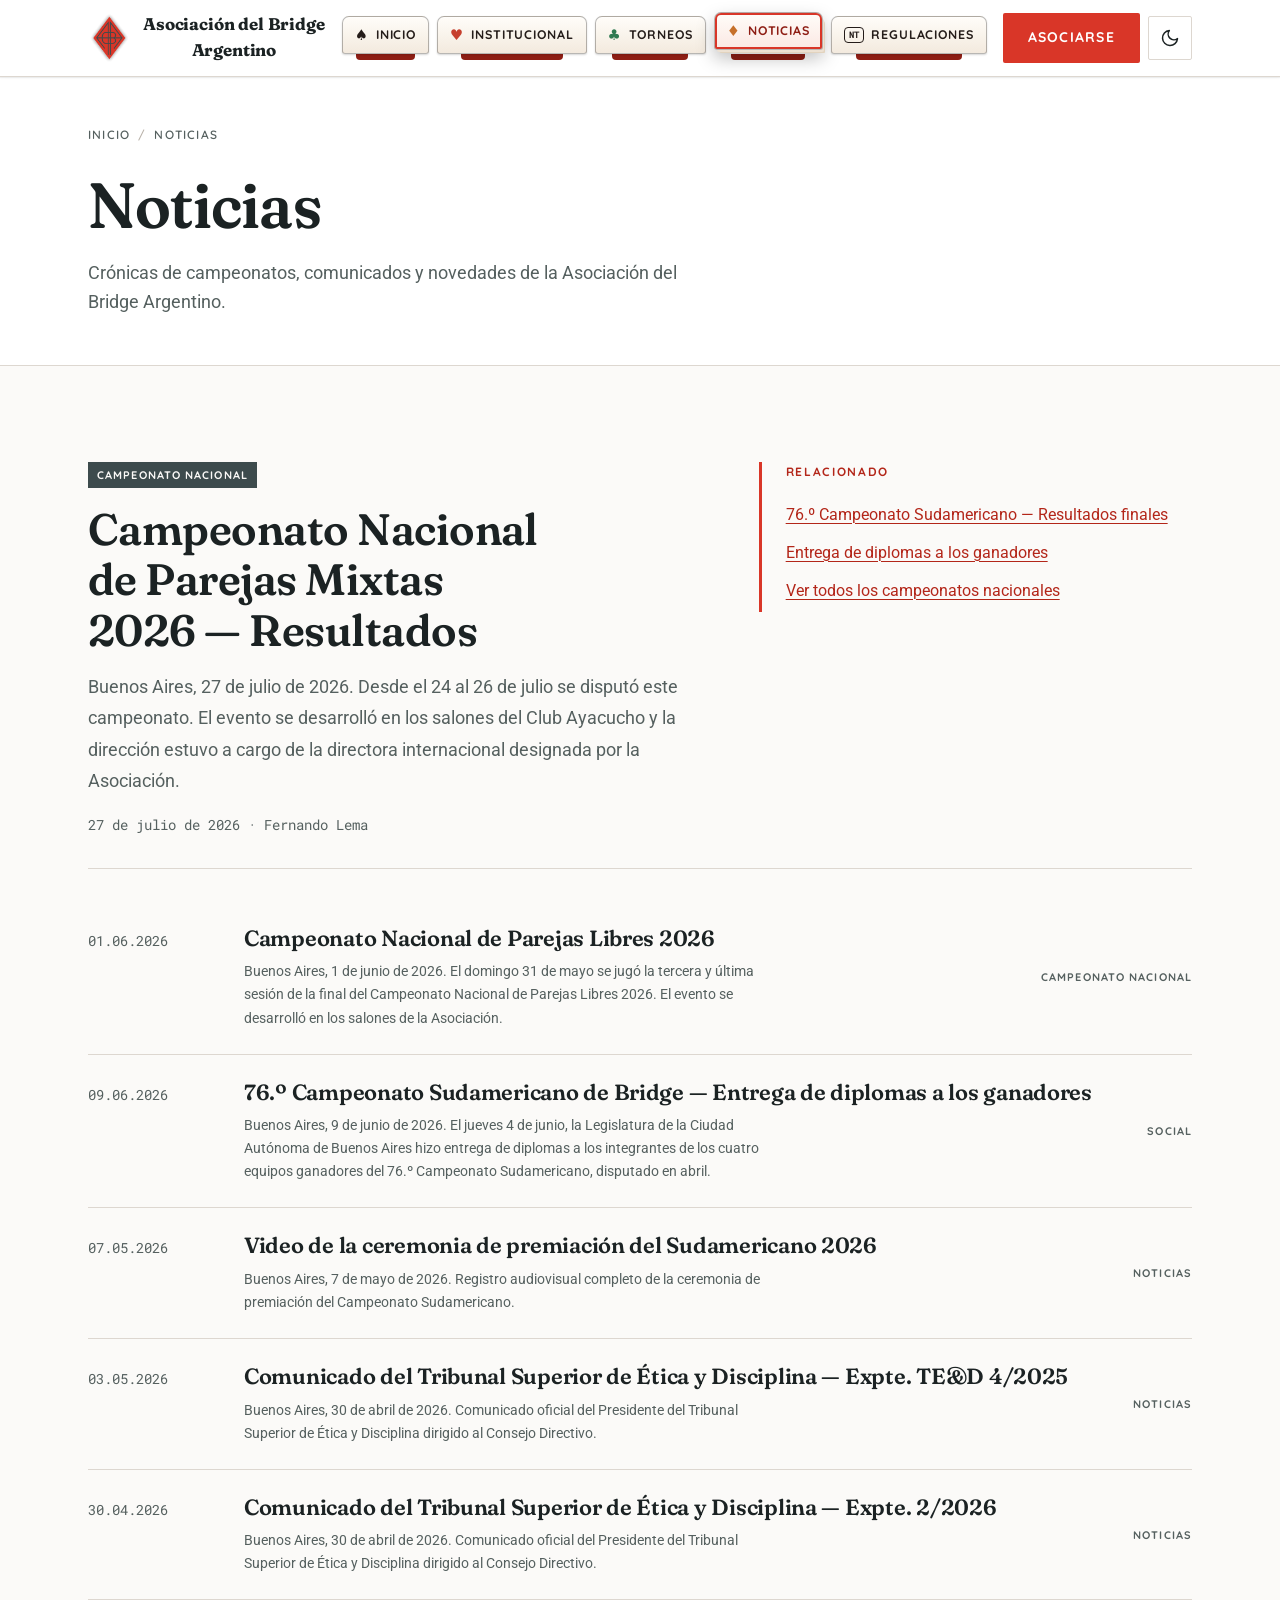
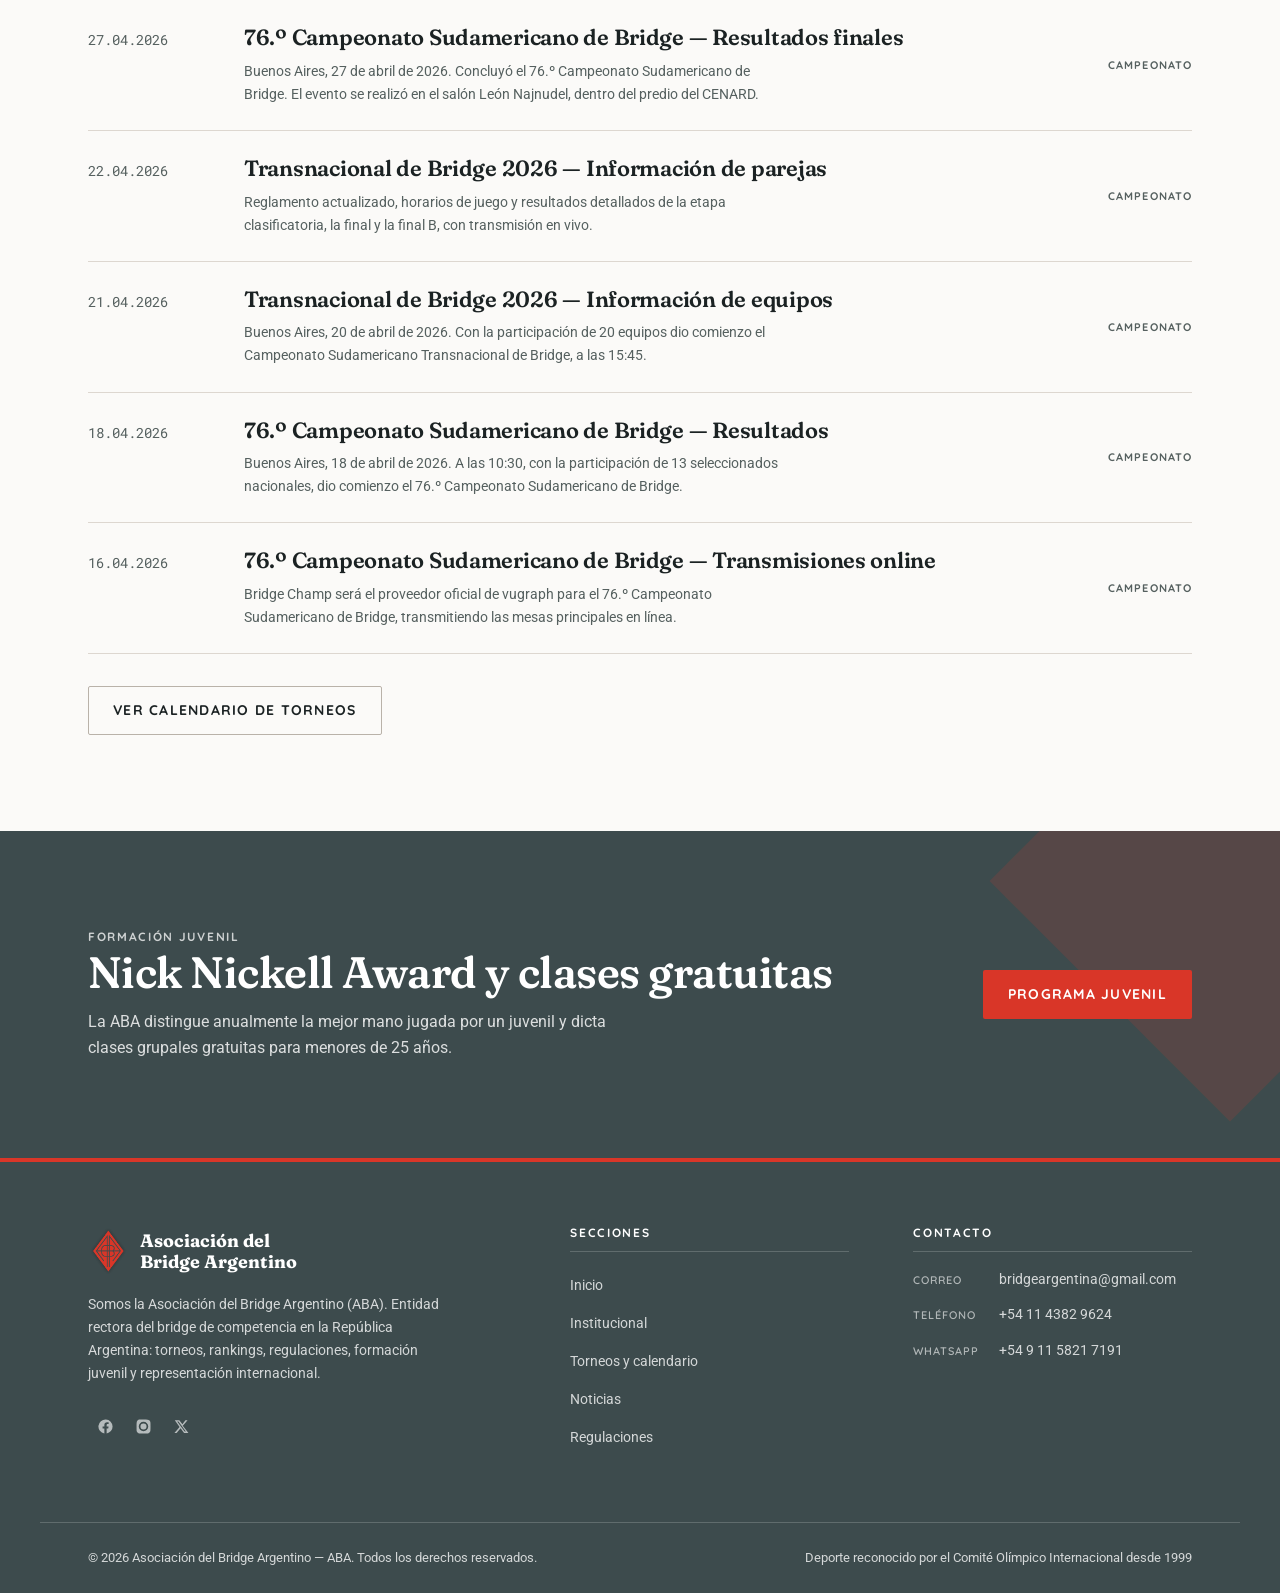
<file: noticias.html>
<!DOCTYPE html>
<html lang="es-AR">
<head>
<meta charset="UTF-8">
<meta name="viewport" content="width=device-width, initial-scale=1">
<title>Noticias — Asociación del Bridge Argentino</title>
<meta name="description" content="Últimas noticias, crónicas de campeonatos y comunicados oficiales de la Asociación del Bridge Argentino.">
<meta property="og:type" content="website">
<meta property="og:site_name" content="Asociación del Bridge Argentino">
<meta property="og:locale" content="es_AR">
<meta property="og:title" content="Noticias — Asociación del Bridge Argentino">
<meta property="og:description" content="Últimas noticias, crónicas de campeonatos y comunicados oficiales de la Asociación del Bridge Argentino.">
<meta property="og:url" content="https://santimercuri.github.io/aba-sitio-web/noticias.html">
<meta property="og:image" content="https://santimercuri.github.io/aba-sitio-web/Media/ABAlogo.png">
<meta property="og:image:width" content="148">
<meta property="og:image:height" content="187">
<meta name="twitter:card" content="summary">
<meta name="twitter:title" content="Noticias — Asociación del Bridge Argentino">
<meta name="twitter:description" content="Últimas noticias, crónicas de campeonatos y comunicados oficiales de la Asociación del Bridge Argentino.">
<meta name="twitter:image" content="https://santimercuri.github.io/aba-sitio-web/Media/ABAlogo.png">
<link rel="icon" href="Media/ABAlogo.png">
<link rel="stylesheet" href="assets/css/aba.css">
</head>
<body>

<a class="skip-link" href="#main">Saltar al contenido</a>

<header class="masthead">
  <div class="container masthead__inner">
    <a class="brand" href="index.html">
      <img class="brand__mark" src="Media/ABAlogo.png" alt="Asociación del Bridge Argentino" width="42" height="53">
      <span class="brand__text">
        <span class="brand__name">Asociación del Bridge Argentino</span>
      </span>
    </a>
    <nav class="nav" aria-label="Navegación principal">
      <ul class="nav__list">
        <li><a class="nav__link" href="index.html">Inicio</a></li>
        <li><a class="nav__link" href="institucional.html">Institucional</a></li>
        <li><a class="nav__link" href="torneos.html">Torneos</a></li>
        <li><a class="nav__link" href="noticias.html" aria-current="page">Noticias</a></li>
        <li><a class="nav__link" href="regulaciones.html">Regulaciones</a></li>
      </ul>
    </nav>
    <div class="masthead__actions">
      <a class="btn" href="institucional.html#socios">Asociarse</a>
      <button class="icon-btn theme-toggle" type="button" aria-label="Cambiar de tema">
        <svg class="icon-moon" viewBox="0 0 24 24" aria-hidden="true"><path d="M21 12.8A9 9 0 1 1 11.2 3a7 7 0 0 0 9.8 9.8z" stroke-linejoin="round"/></svg>
        <svg class="icon-sun" viewBox="0 0 24 24" aria-hidden="true"><circle cx="12" cy="12" r="4"/><path d="M12 2v2M12 20v2M4.9 4.9l1.4 1.4M17.7 17.7l1.4 1.4M2 12h2M20 12h2M4.9 19.1l1.4-1.4M17.7 6.3l1.4-1.4" stroke-linecap="round"/></svg>
      </button>
      <button class="icon-btn icon-btn--menu" type="button" aria-label="Abrir menú" aria-expanded="false" aria-controls="drawer">
        <svg viewBox="0 0 24 24" aria-hidden="true"><path d="M3 6h18M3 12h18M3 18h18" stroke-linecap="round"/></svg>
      </button>
    </div>
  </div>
</header>

<div class="drawer" id="drawer" data-open="false" role="dialog" aria-modal="true" aria-label="Menú de navegación">
  <div class="drawer__scrim" data-close></div>
  <div class="drawer__panel">
    <div class="drawer__head">
      <span class="drawer__title">Navegación</span>
      <button class="icon-btn" type="button" data-close aria-label="Cerrar menú">
        <svg viewBox="0 0 24 24" aria-hidden="true"><path d="M6 6l12 12M18 6L6 18" stroke-linecap="round"/></svg>
      </button>
    </div>
    <ul class="drawer__nav">
      <li><a href="index.html">Inicio</a></li>
      <li><a href="institucional.html">Institucional</a></li>
      <li><a href="torneos.html">Torneos</a></li>
      <li><a href="noticias.html" aria-current="page">Noticias</a></li>
      <li><a href="regulaciones.html">Regulaciones</a></li>
    </ul>
    <div class="drawer__foot">
      <a class="btn" href="institucional.html#socios" style="width:100%">Asociarse a la ABA</a>
    </div>
  </div>
</div>

<main id="main">

  <div class="page-head">
    <div class="container">
      <nav aria-label="Ruta de navegación">
        <ol class="crumbs">
          <li><a href="index.html">Inicio</a></li>
          <li>Noticias</li>
        </ol>
      </nav>
      <h1>Noticias</h1>
      <p class="page-head__lede">Crónicas de campeonatos, comunicados y novedades de la Asociación del Bridge Argentino.</p>
    </div>
  </div>

  <section class="section" aria-labelledby="destacada-t">
    <div class="container">

      <h2 id="destacada-t" class="sr-only">Noticia destacada</h2>
      <article class="news-lead" id="parejas-mixtas-2026">
        <div>
          <p class="eyebrow eyebrow--plain">
            <span class="tag tag--solid">Campeonato Nacional</span>
          </p>
          <h3 class="news-lead__title">Campeonato Nacional de Parejas Mixtas 2026 — Resultados</h3>
          <div class="prose">
            <p class="news-lead__body">
              Buenos Aires, 27 de julio de 2026. Desde el 24 al 26 de julio se disputó este
              campeonato. El evento se desarrolló en los salones del Club Ayacucho y la dirección
              estuvo a cargo de la directora internacional designada por la Asociación.
            </p>
          </div>
          <time class="tabular" datetime="2026-07-27" style="display:block;margin-top:var(--space-4);font-size:var(--fs-sm);color:var(--ink-2)">27 de julio de 2026 · Fernando Lema</time>
        </div>
        <aside class="news-lead__aside">
          <p class="eyebrow eyebrow--plain">Relacionado</p>
          <ul class="footer__links" style="--_c:inherit">
            <li><a href="#sudamericano-final" style="color:var(--aba-red-ink)">76.º Campeonato Sudamericano — Resultados finales</a></li>
            <li><a href="#premiacion-sudamericano" style="color:var(--aba-red-ink)">Entrega de diplomas a los ganadores</a></li>
            <li><a href="torneos.html#nacionales" style="color:var(--aba-red-ink)">Ver todos los campeonatos nacionales</a></li>
          </ul>
        </aside>
      </article>

      <ul class="news-list">

        <li class="news-item" id="parejas-libres-2026">
          <div class="news-item__link">
            <time class="news-item__date" datetime="2026-06-01">01.06.2026</time>
            <div>
              <h3 class="news-item__title">Campeonato Nacional de Parejas Libres 2026</h3>
              <p class="news-item__excerpt">
                Buenos Aires, 1 de junio de 2026. El domingo 31 de mayo se jugó la tercera y última
                sesión de la final del Campeonato Nacional de Parejas Libres 2026. El evento se
                desarrolló en los salones de la Asociación.
              </p>
            </div>
            <span class="news-item__cat">Campeonato Nacional</span>
          </div>
        </li>

        <li class="news-item" id="premiacion-sudamericano">
          <div class="news-item__link">
            <time class="news-item__date" datetime="2026-06-09">09.06.2026</time>
            <div>
              <h3 class="news-item__title">76.º Campeonato Sudamericano de Bridge — Entrega de diplomas a los ganadores</h3>
              <p class="news-item__excerpt">
                Buenos Aires, 9 de junio de 2026. El jueves 4 de junio, la Legislatura de la Ciudad
                Autónoma de Buenos Aires hizo entrega de diplomas a los integrantes de los cuatro
                equipos ganadores del 76.º Campeonato Sudamericano, disputado en abril.
              </p>
            </div>
            <span class="news-item__cat">Social</span>
          </div>
        </li>

        <li class="news-item" id="premiacion-video">
          <div class="news-item__link">
            <time class="news-item__date" datetime="2026-05-07">07.05.2026</time>
            <div>
              <h3 class="news-item__title">Video de la ceremonia de premiación del Sudamericano 2026</h3>
              <p class="news-item__excerpt">
                Buenos Aires, 7 de mayo de 2026. Registro audiovisual completo de la ceremonia de
                premiación del Campeonato Sudamericano.
              </p>
            </div>
            <span class="news-item__cat">Noticias</span>
          </div>
        </li>

        <li class="news-item" id="denuncia-bianchi">
          <div class="news-item__link">
            <time class="news-item__date" datetime="2026-05-03">03.05.2026</time>
            <div>
              <h3 class="news-item__title">Comunicado del Tribunal Superior de Ética y Disciplina — Expte. TE&amp;D 4/2025</h3>
              <p class="news-item__excerpt">
                Buenos Aires, 30 de abril de 2026. Comunicado oficial del Presidente del Tribunal
                Superior de Ética y Disciplina dirigido al Consejo Directivo.
              </p>
            </div>
            <span class="news-item__cat">Noticias</span>
          </div>
        </li>

        <li class="news-item" id="denuncia-pugliese">
          <div class="news-item__link">
            <time class="news-item__date" datetime="2026-04-30">30.04.2026</time>
            <div>
              <h3 class="news-item__title">Comunicado del Tribunal Superior de Ética y Disciplina — Expte. 2/2026</h3>
              <p class="news-item__excerpt">
                Buenos Aires, 30 de abril de 2026. Comunicado oficial del Presidente del Tribunal
                Superior de Ética y Disciplina dirigido al Consejo Directivo.
              </p>
            </div>
            <span class="news-item__cat">Noticias</span>
          </div>
        </li>

        <li class="news-item" id="sudamericano-final">
          <div class="news-item__link">
            <time class="news-item__date" datetime="2026-04-27">27.04.2026</time>
            <div>
              <h3 class="news-item__title">76.º Campeonato Sudamericano de Bridge — Resultados finales</h3>
              <p class="news-item__excerpt">
                Buenos Aires, 27 de abril de 2026. Concluyó el 76.º Campeonato Sudamericano de
                Bridge. El evento se realizó en el salón León Najnudel, dentro del predio del CENARD.
              </p>
            </div>
            <span class="news-item__cat">Campeonato</span>
          </div>
        </li>

        <li class="news-item" id="transnacional-parejas">
          <div class="news-item__link">
            <time class="news-item__date" datetime="2026-04-22">22.04.2026</time>
            <div>
              <h3 class="news-item__title">Transnacional de Bridge 2026 — Información de parejas</h3>
              <p class="news-item__excerpt">
                Reglamento actualizado, horarios de juego y resultados detallados de la etapa
                clasificatoria, la final y la final B, con transmisión en vivo.
              </p>
            </div>
            <span class="news-item__cat">Campeonato</span>
          </div>
        </li>

        <li class="news-item" id="transnacional-equipos">
          <div class="news-item__link">
            <time class="news-item__date" datetime="2026-04-21">21.04.2026</time>
            <div>
              <h3 class="news-item__title">Transnacional de Bridge 2026 — Información de equipos</h3>
              <p class="news-item__excerpt">
                Buenos Aires, 20 de abril de 2026. Con la participación de 20 equipos dio comienzo
                el Campeonato Sudamericano Transnacional de Bridge, a las 15:45.
              </p>
            </div>
            <span class="news-item__cat">Campeonato</span>
          </div>
        </li>

        <li class="news-item" id="sudamericano-resultados">
          <div class="news-item__link">
            <time class="news-item__date" datetime="2026-04-18">18.04.2026</time>
            <div>
              <h3 class="news-item__title">76.º Campeonato Sudamericano de Bridge — Resultados</h3>
              <p class="news-item__excerpt">
                Buenos Aires, 18 de abril de 2026. A las 10:30, con la participación de 13
                seleccionados nacionales, dio comienzo el 76.º Campeonato Sudamericano de Bridge.
              </p>
            </div>
            <span class="news-item__cat">Campeonato</span>
          </div>
        </li>

        <li class="news-item" id="sudamericano-vugraph">
          <div class="news-item__link">
            <time class="news-item__date" datetime="2026-04-16">16.04.2026</time>
            <div>
              <h3 class="news-item__title">76.º Campeonato Sudamericano de Bridge — Transmisiones online</h3>
              <p class="news-item__excerpt">
                Bridge Champ será el proveedor oficial de vugraph para el 76.º Campeonato
                Sudamericano de Bridge, transmitiendo las mesas principales en línea.
              </p>
            </div>
            <span class="news-item__cat">Campeonato</span>
          </div>
        </li>

      </ul>

      <div class="btn-row" style="margin-top:var(--space-6)">
        <a class="btn btn--outline" href="torneos.html">Ver calendario de torneos</a>
      </div>
    </div>
  </section>

  <section class="section section--tight cta">
    <div class="container cta__inner">
      <div>
        <p class="eyebrow eyebrow--plain" style="color:#fff;opacity:.75">Formación juvenil</p>
        <h2>Nick Nickell Award y clases gratuitas</h2>
        <p>La ABA distingue anualmente la mejor mano jugada por un juvenil y dicta clases grupales gratuitas para menores de 25 años.</p>
      </div>
      <div class="btn-row">
        <a class="btn" href="institucional.html#juveniles">Programa juvenil</a>
      </div>
    </div>
  </section>

</main>

<footer class="footer">
  <div class="container footer__top">
    <div>
      <div class="footer__brand">
        <img src="Media/ABAlogo.png" alt="" width="40" height="51">
        <strong>Asociación del<br>Bridge Argentino</strong>
      </div>
      <p class="footer__about">
        Somos la Asociación del Bridge Argentino (ABA). Entidad rectora del bridge de competencia
        en la República Argentina: torneos, rankings, regulaciones, formación juvenil y
        representación internacional.
      </p>
      <nav class="social" aria-label="Redes sociales de la ABA">
        <a href="https://www.facebook.com/Asociacin-del-Bridge-Argentino-195851437107164/" aria-label="ABA en Facebook">
          <svg viewBox="0 0 24 24" aria-hidden="true"><path d="M22 12a10 10 0 1 0-11.6 9.9v-7H7.9V12h2.5V9.8c0-2.5 1.5-3.9 3.8-3.9 1.1 0 2.2.2 2.2.2v2.4h-1.2c-1.2 0-1.6.8-1.6 1.6V12h2.7l-.4 2.9h-2.3v7A10 10 0 0 0 22 12z"/></svg>
        </a>
        <a href="https://www.instagram.com/" aria-label="ABA en Instagram">
          <svg viewBox="0 0 24 24" aria-hidden="true"><path d="M12 2.2c3.2 0 3.6 0 4.9.1 1.2.1 1.8.2 2.2.4.6.2 1 .5 1.4.9.4.4.7.8.9 1.4.2.4.4 1 .4 2.2.1 1.3.1 1.7.1 4.9s0 3.6-.1 4.9c-.1 1.2-.2 1.8-.4 2.2-.2.6-.5 1-.9 1.4-.4.4-.8.7-1.4.9-.4.2-1 .4-2.2.4-1.3.1-1.7.1-4.9.1s-3.6 0-4.9-.1c-1.2-.1-1.8-.2-2.2-.4-.6-.2-1-.5-1.4-.9-.4-.4-.7-.8-.9-1.4-.2-.4-.4-1-.4-2.2C2.2 15.6 2.2 15.2 2.2 12s0-3.6.1-4.9c.1-1.2.2-1.8.4-2.2.2-.6.5-1 .9-1.4.4-.4.8-.7 1.4-.9.4-.2 1-.4 2.2-.4C8.4 2.2 8.8 2.2 12 2.2zm0 3.1A6.7 6.7 0 1 0 18.7 12 6.7 6.7 0 0 0 12 5.3zm0 11A4.3 4.3 0 1 1 16.3 12 4.3 4.3 0 0 1 12 16.3zm6.9-11.2a1.6 1.6 0 1 1-1.6-1.6 1.6 1.6 0 0 1 1.6 1.6z"/></svg>
        </a>
        <a href="https://x.com/" aria-label="ABA en X">
          <svg viewBox="0 0 24 24" aria-hidden="true"><path d="M17.5 3h3.1l-6.8 7.8L21.8 21h-6.2l-4.9-6.4L5.1 21H2l7.3-8.3L2.5 3h6.4l4.4 5.8zm-1.1 16.1h1.7L7.7 4.8H5.9z"/></svg>
        </a>
      </nav>
    </div>
    <div>
      <h2 class="footer__title">Secciones</h2>
      <ul class="footer__links">
        <li><a href="index.html">Inicio</a></li>
        <li><a href="institucional.html">Institucional</a></li>
        <li><a href="torneos.html">Torneos y calendario</a></li>
        <li><a href="noticias.html">Noticias</a></li>
        <li><a href="regulaciones.html">Regulaciones</a></li>
      </ul>
    </div>
    <div>
      <h2 class="footer__title">Contacto</h2>
      <ul class="footer__contact">
        <li><dfn>Correo</dfn><a href="mailto:bridgeargentina@gmail.com">bridgeargentina@gmail.com</a></li>
        <li><dfn>Teléfono</dfn><a href="tel:+541143829624">+54 11 4382 9624</a></li>
        <li><dfn>WhatsApp</dfn><a href="https://wa.me/5491158217191">+54 9 11 5821 7191</a></li>
      </ul>
    </div>
  </div>
  <div class="container footer__bottom">
    <span>© <span data-year>2026</span> Asociación del Bridge Argentino — ABA. Todos los derechos reservados.</span>
    <span>Deporte reconocido por el Comité Olímpico Internacional desde 1999</span>
  </div>
</footer>

<script src="assets/js/aba.js"></script>
</body>
</html>
</file>
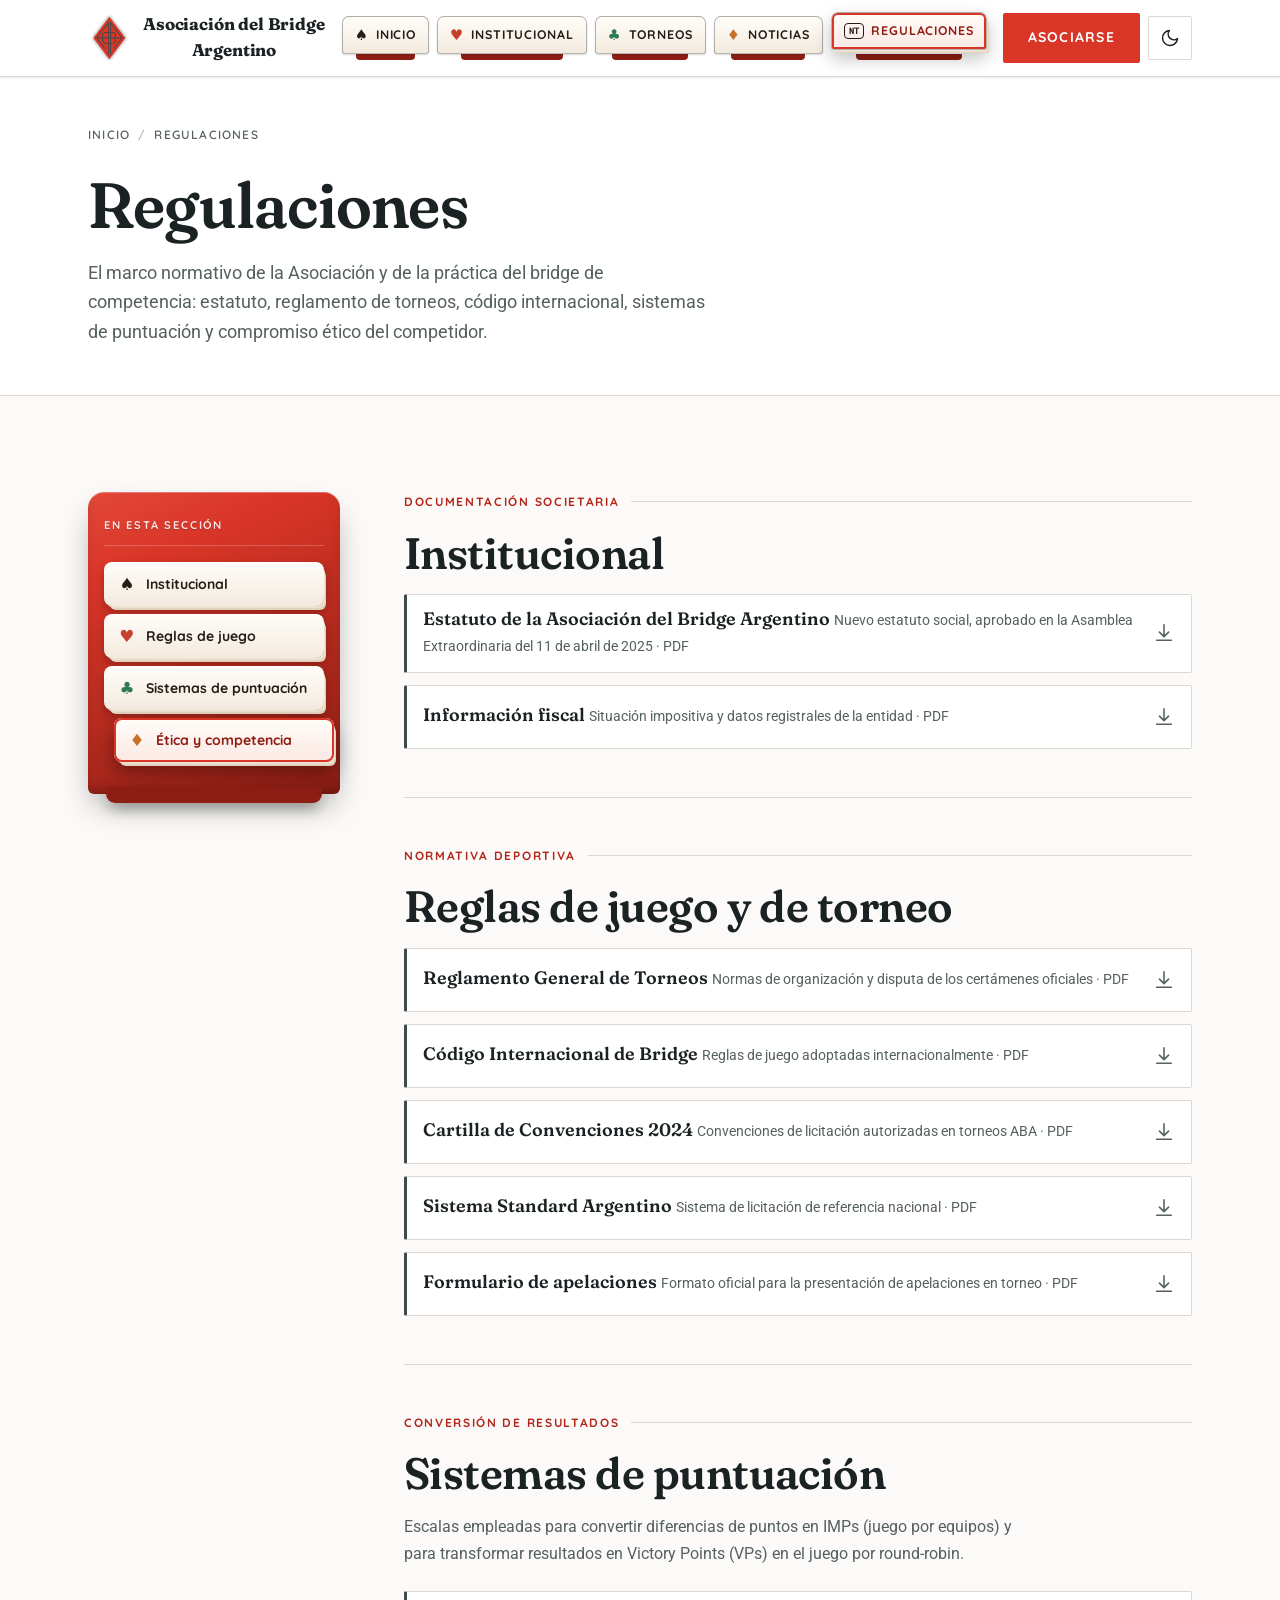
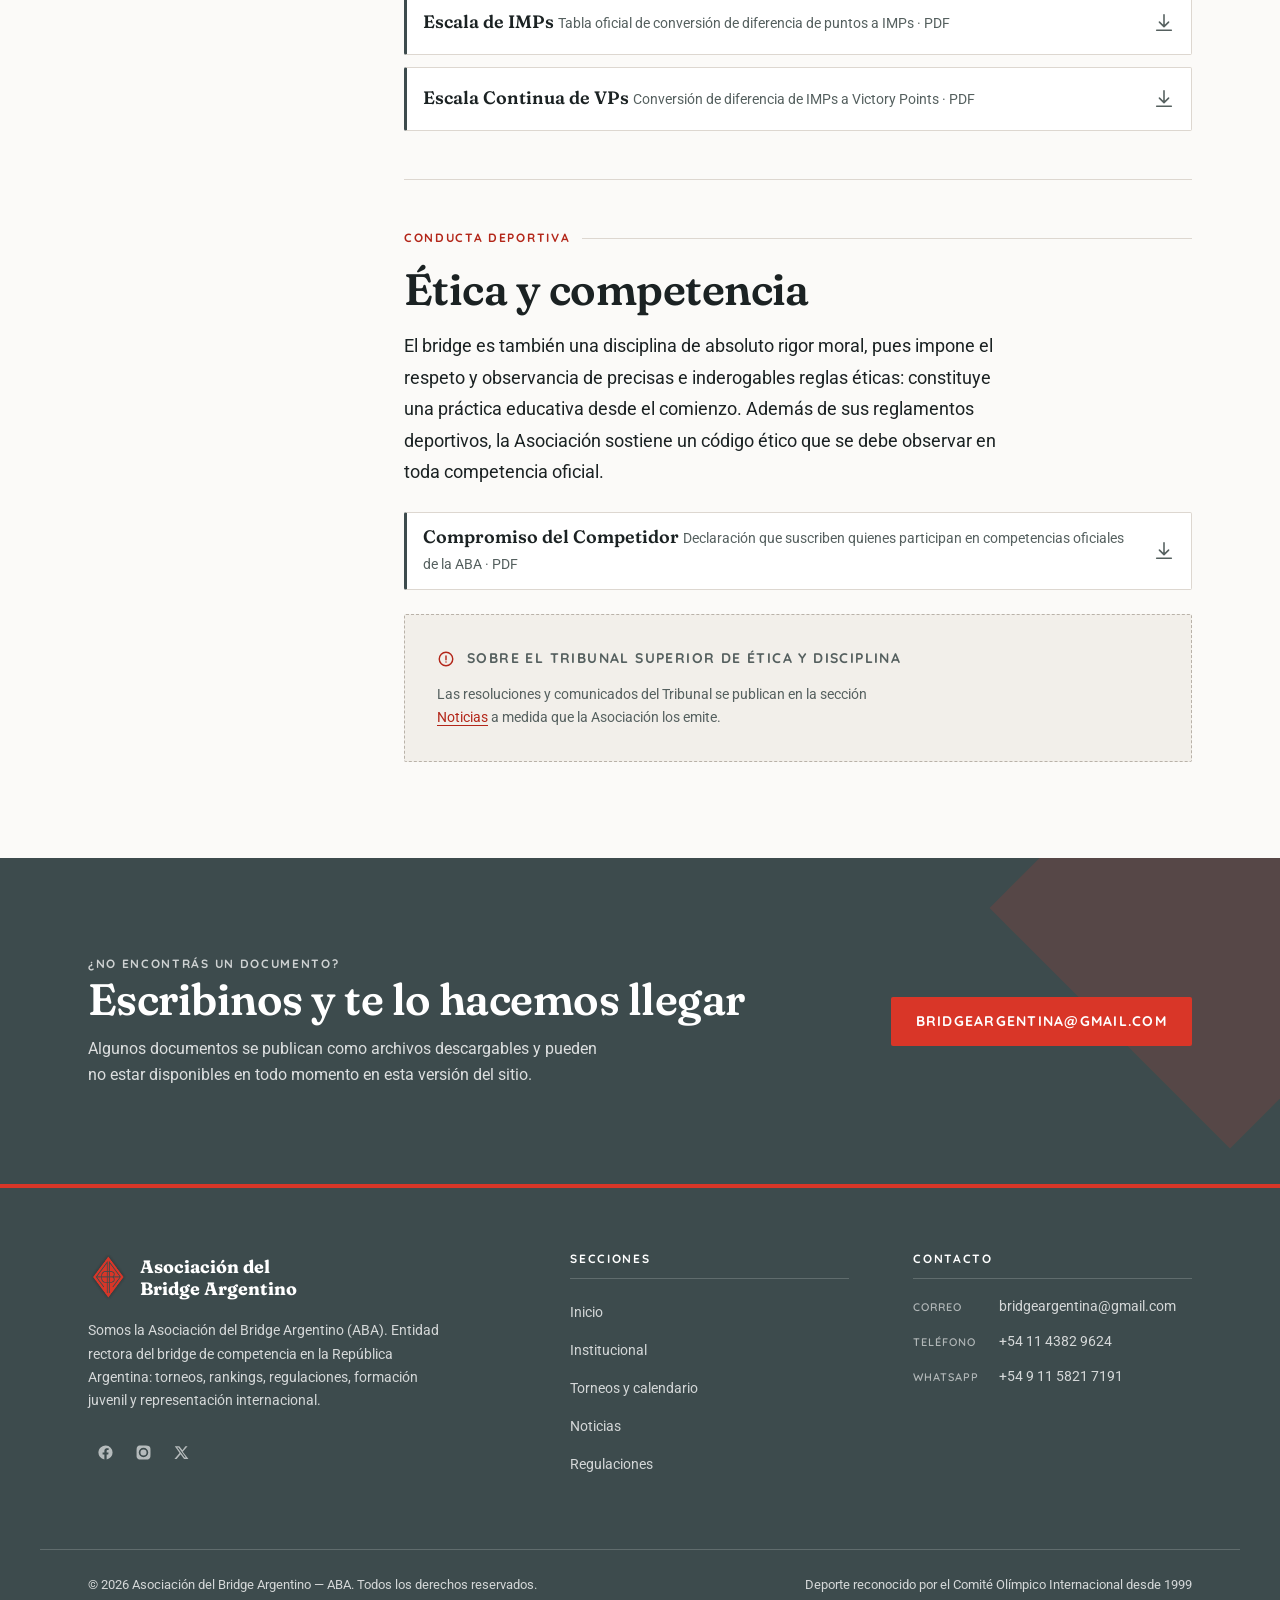
<file: regulaciones.html>
<!DOCTYPE html>
<html lang="es-AR">
<head>
<meta charset="UTF-8">
<meta name="viewport" content="width=device-width, initial-scale=1">
<title>Regulaciones — Asociación del Bridge Argentino</title>
<meta name="description" content="Estatuto, reglamento general de torneos, código internacional de bridge, cartilla de convenciones, escalas de IMPs y VPs, y demás documentación normativa de la ABA.">
<meta property="og:type" content="website">
<meta property="og:site_name" content="Asociación del Bridge Argentino">
<meta property="og:locale" content="es_AR">
<meta property="og:title" content="Regulaciones — Asociación del Bridge Argentino">
<meta property="og:description" content="Estatuto, reglamento general de torneos, código internacional de bridge, cartilla de convenciones, escalas de IMPs y VPs, y demás documentación normativa de la ABA.">
<meta property="og:url" content="https://santimercuri.github.io/aba-sitio-web/regulaciones.html">
<meta property="og:image" content="https://santimercuri.github.io/aba-sitio-web/Media/ABAlogo.png">
<meta property="og:image:width" content="148">
<meta property="og:image:height" content="187">
<meta name="twitter:card" content="summary">
<meta name="twitter:title" content="Regulaciones — Asociación del Bridge Argentino">
<meta name="twitter:description" content="Estatuto, reglamento general de torneos, código internacional de bridge, cartilla de convenciones, escalas de IMPs y VPs, y demás documentación normativa de la ABA.">
<meta name="twitter:image" content="https://santimercuri.github.io/aba-sitio-web/Media/ABAlogo.png">
<link rel="icon" href="Media/ABAlogo.png">
<link rel="stylesheet" href="assets/css/aba.css">
</head>
<body>

<a class="skip-link" href="#main">Saltar al contenido</a>

<header class="masthead">
  <div class="container masthead__inner">
    <a class="brand" href="index.html">
      <img class="brand__mark" src="Media/ABAlogo.png" alt="Asociación del Bridge Argentino" width="42" height="53">
      <span class="brand__text">
        <span class="brand__name">Asociación del Bridge Argentino</span>
      </span>
    </a>
    <nav class="nav" aria-label="Navegación principal">
      <ul class="nav__list">
        <li><a class="nav__link" href="index.html">Inicio</a></li>
        <li><a class="nav__link" href="institucional.html">Institucional</a></li>
        <li><a class="nav__link" href="torneos.html">Torneos</a></li>
        <li><a class="nav__link" href="noticias.html">Noticias</a></li>
        <li><a class="nav__link" href="regulaciones.html" aria-current="page">Regulaciones</a></li>
      </ul>
    </nav>
    <div class="masthead__actions">
      <a class="btn" href="institucional.html#socios">Asociarse</a>
      <button class="icon-btn theme-toggle" type="button" aria-label="Cambiar de tema">
        <svg class="icon-moon" viewBox="0 0 24 24" aria-hidden="true"><path d="M21 12.8A9 9 0 1 1 11.2 3a7 7 0 0 0 9.8 9.8z" stroke-linejoin="round"/></svg>
        <svg class="icon-sun" viewBox="0 0 24 24" aria-hidden="true"><circle cx="12" cy="12" r="4"/><path d="M12 2v2M12 20v2M4.9 4.9l1.4 1.4M17.7 17.7l1.4 1.4M2 12h2M20 12h2M4.9 19.1l1.4-1.4M17.7 6.3l1.4-1.4" stroke-linecap="round"/></svg>
      </button>
      <button class="icon-btn icon-btn--menu" type="button" aria-label="Abrir menú" aria-expanded="false" aria-controls="drawer">
        <svg viewBox="0 0 24 24" aria-hidden="true"><path d="M3 6h18M3 12h18M3 18h18" stroke-linecap="round"/></svg>
      </button>
    </div>
  </div>
</header>

<div class="drawer" id="drawer" data-open="false" role="dialog" aria-modal="true" aria-label="Menú de navegación">
  <div class="drawer__scrim" data-close></div>
  <div class="drawer__panel">
    <div class="drawer__head">
      <span class="drawer__title">Navegación</span>
      <button class="icon-btn" type="button" data-close aria-label="Cerrar menú">
        <svg viewBox="0 0 24 24" aria-hidden="true"><path d="M6 6l12 12M18 6L6 18" stroke-linecap="round"/></svg>
      </button>
    </div>
    <ul class="drawer__nav">
      <li><a href="index.html">Inicio</a></li>
      <li><a href="institucional.html">Institucional</a></li>
      <li><a href="torneos.html">Torneos</a></li>
      <li><a href="noticias.html">Noticias</a></li>
      <li><a href="regulaciones.html" aria-current="page">Regulaciones</a></li>
    </ul>
    <div class="drawer__foot">
      <a class="btn" href="institucional.html#socios" style="width:100%">Asociarse a la ABA</a>
    </div>
  </div>
</div>

<main id="main">

  <div class="page-head">
    <div class="container">
      <nav aria-label="Ruta de navegación">
        <ol class="crumbs">
          <li><a href="index.html">Inicio</a></li>
          <li>Regulaciones</li>
        </ol>
      </nav>
      <h1>Regulaciones</h1>
      <p class="page-head__lede">
        El marco normativo de la Asociación y de la práctica del bridge de competencia: estatuto,
        reglamento de torneos, código internacional, sistemas de puntuación y compromiso ético
        del competidor.
      </p>
    </div>
  </div>

  <div class="section">
    <div class="container with-toc">

      <nav class="toc" aria-label="Secciones de esta página">
        <p class="toc__title">En esta sección</p>
        <ul class="toc__list">
          <li><a href="#institucional-doc">Institucional</a></li>
          <li><a href="#juego">Reglas de juego</a></li>
          <li><a href="#puntuacion">Sistemas de puntuación</a></li>
          <li><a href="#etica">Ética y competencia</a></li>
        </ul>
      </nav>

      <div>

        <section class="block" id="institucional-doc" aria-labelledby="institucional-doc-t">
          <p class="eyebrow">Documentación societaria</p>
          <h2 id="institucional-doc-t">Institucional</h2>
          <ul class="downloads">
            <li id="estatuto">
              <a class="download" href="assets/docs/estatuto-aba.pdf" target="_blank" rel="noopener">
                <span class="download__body">
                  <span class="download__name">Estatuto de la Asociación del Bridge Argentino</span>
                  <span class="download__note">Nuevo estatuto social, aprobado en la Asamblea Extraordinaria del 11 de abril de 2025 · PDF</span>
                </span>
                <span class="download__icon"><svg viewBox="0 0 24 24" aria-hidden="true"><path d="M12 3v12M7 11l5 5 5-5M4 20h16" stroke-linecap="round" stroke-linejoin="round"/></svg></span>
              </a>
            </li>
            <li id="fiscal">
              <a class="download" href="#">
                <span class="download__body">
                  <span class="download__name">Información fiscal</span>
                  <span class="download__note">Situación impositiva y datos registrales de la entidad · PDF</span>
                </span>
                <span class="download__icon"><svg viewBox="0 0 24 24" aria-hidden="true"><path d="M12 3v12M7 11l5 5 5-5M4 20h16" stroke-linecap="round" stroke-linejoin="round"/></svg></span>
              </a>
            </li>
          </ul>
        </section>

        <section class="block" id="juego" aria-labelledby="juego-t">
          <p class="eyebrow">Normativa deportiva</p>
          <h2 id="juego-t">Reglas de juego y de torneo</h2>
          <ul class="downloads">
            <li>
              <a class="download" href="assets/docs/reglamento-general-torneos.pdf" target="_blank" rel="noopener">
                <span class="download__body">
                  <span class="download__name">Reglamento General de Torneos</span>
                  <span class="download__note">Normas de organización y disputa de los certámenes oficiales · PDF</span>
                </span>
                <span class="download__icon"><svg viewBox="0 0 24 24" aria-hidden="true"><path d="M12 3v12M7 11l5 5 5-5M4 20h16" stroke-linecap="round" stroke-linejoin="round"/></svg></span>
              </a>
            </li>
            <li>
              <a class="download" href="assets/docs/codigo-internacional-bridge.pdf" target="_blank" rel="noopener">
                <span class="download__body">
                  <span class="download__name">Código Internacional de Bridge</span>
                  <span class="download__note">Reglas de juego adoptadas internacionalmente · PDF</span>
                </span>
                <span class="download__icon"><svg viewBox="0 0 24 24" aria-hidden="true"><path d="M12 3v12M7 11l5 5 5-5M4 20h16" stroke-linecap="round" stroke-linejoin="round"/></svg></span>
              </a>
            </li>
            <li>
              <a class="download" href="assets/docs/cartilla-convenciones-2024.pdf" target="_blank" rel="noopener">
                <span class="download__body">
                  <span class="download__name">Cartilla de Convenciones 2024</span>
                  <span class="download__note">Convenciones de licitación autorizadas en torneos ABA · PDF</span>
                </span>
                <span class="download__icon"><svg viewBox="0 0 24 24" aria-hidden="true"><path d="M12 3v12M7 11l5 5 5-5M4 20h16" stroke-linecap="round" stroke-linejoin="round"/></svg></span>
              </a>
            </li>
            <li>
              <a class="download" href="assets/docs/sistema-standard-argentino.pdf" target="_blank" rel="noopener">
                <span class="download__body">
                  <span class="download__name">Sistema Standard Argentino</span>
                  <span class="download__note">Sistema de licitación de referencia nacional · PDF</span>
                </span>
                <span class="download__icon"><svg viewBox="0 0 24 24" aria-hidden="true"><path d="M12 3v12M7 11l5 5 5-5M4 20h16" stroke-linecap="round" stroke-linejoin="round"/></svg></span>
              </a>
            </li>
            <li>
              <a class="download" href="#">
                <span class="download__body">
                  <span class="download__name">Formulario de apelaciones</span>
                  <span class="download__note">Formato oficial para la presentación de apelaciones en torneo · PDF</span>
                </span>
                <span class="download__icon"><svg viewBox="0 0 24 24" aria-hidden="true"><path d="M12 3v12M7 11l5 5 5-5M4 20h16" stroke-linecap="round" stroke-linejoin="round"/></svg></span>
              </a>
            </li>
          </ul>
        </section>

        <section class="block" id="puntuacion" aria-labelledby="puntuacion-t">
          <p class="eyebrow">Conversión de resultados</p>
          <h2 id="puntuacion-t">Sistemas de puntuación</h2>
          <p style="max-width:var(--measure);color:var(--ink-2);margin-bottom:var(--space-5)">
            Escalas empleadas para convertir diferencias de puntos en IMPs (juego por equipos) y
            para transformar resultados en Victory Points (VPs) en el juego por round-robin.
          </p>
          <ul class="downloads">
            <li>
              <a class="download" href="#">
                <span class="download__body">
                  <span class="download__name">Escala de IMPs</span>
                  <span class="download__note">Tabla oficial de conversión de diferencia de puntos a IMPs · PDF</span>
                </span>
                <span class="download__icon"><svg viewBox="0 0 24 24" aria-hidden="true"><path d="M12 3v12M7 11l5 5 5-5M4 20h16" stroke-linecap="round" stroke-linejoin="round"/></svg></span>
              </a>
            </li>
            <li>
              <a class="download" href="#">
                <span class="download__body">
                  <span class="download__name">Escala Continua de VPs</span>
                  <span class="download__note">Conversión de diferencia de IMPs a Victory Points · PDF</span>
                </span>
                <span class="download__icon"><svg viewBox="0 0 24 24" aria-hidden="true"><path d="M12 3v12M7 11l5 5 5-5M4 20h16" stroke-linecap="round" stroke-linejoin="round"/></svg></span>
              </a>
            </li>
          </ul>
        </section>

        <section class="block" id="etica" aria-labelledby="etica-t">
          <p class="eyebrow">Conducta deportiva</p>
          <h2 id="etica-t">Ética y competencia</h2>
          <div class="prose" style="margin-bottom:var(--space-5)">
            <p>
              El bridge es también una disciplina de absoluto rigor moral, pues impone el respeto y
              observancia de precisas e inderogables reglas éticas: constituye una práctica
              educativa desde el comienzo. Además de sus reglamentos deportivos, la Asociación
              sostiene un código ético que se debe observar en toda competencia oficial.
            </p>
          </div>
          <ul class="downloads" id="compromiso">
            <li>
              <a class="download" href="assets/docs/compromiso-competidor.pdf" target="_blank" rel="noopener">
                <span class="download__body">
                  <span class="download__name">Compromiso del Competidor</span>
                  <span class="download__note">Declaración que suscriben quienes participan en competencias oficiales de la ABA · PDF</span>
                </span>
                <span class="download__icon"><svg viewBox="0 0 24 24" aria-hidden="true"><path d="M12 3v12M7 11l5 5 5-5M4 20h16" stroke-linecap="round" stroke-linejoin="round"/></svg></span>
              </a>
            </li>
          </ul>

          <div class="empty" style="margin-top:var(--space-5)">
            <p class="empty__title">
              <svg viewBox="0 0 24 24" aria-hidden="true"><circle cx="12" cy="12" r="9"/><path d="M12 8v5M12 16h.01" stroke-linecap="round"/></svg>
              Sobre el Tribunal Superior de Ética y Disciplina
            </p>
            <p>
              Las resoluciones y comunicados del Tribunal se publican en la sección
              <a href="noticias.html">Noticias</a> a medida que la Asociación los emite.
            </p>
          </div>
        </section>

      </div>
    </div>
  </div>

  <section class="section section--tight cta">
    <div class="container cta__inner">
      <div>
        <p class="eyebrow eyebrow--plain" style="color:#fff;opacity:.75">¿No encontrás un documento?</p>
        <h2>Escribinos y te lo hacemos llegar</h2>
        <p>Algunos documentos se publican como archivos descargables y pueden no estar disponibles en todo momento en esta versión del sitio.</p>
      </div>
      <div class="btn-row">
        <a class="btn" href="mailto:bridgeargentina@gmail.com">bridgeargentina@gmail.com</a>
      </div>
    </div>
  </section>

</main>

<footer class="footer">
  <div class="container footer__top">
    <div>
      <div class="footer__brand">
        <img src="Media/ABAlogo.png" alt="" width="40" height="51">
        <strong>Asociación del<br>Bridge Argentino</strong>
      </div>
      <p class="footer__about">
        Somos la Asociación del Bridge Argentino (ABA). Entidad rectora del bridge de competencia
        en la República Argentina: torneos, rankings, regulaciones, formación juvenil y
        representación internacional.
      </p>
      <nav class="social" aria-label="Redes sociales de la ABA">
        <a href="https://www.facebook.com/Asociacin-del-Bridge-Argentino-195851437107164/" aria-label="ABA en Facebook">
          <svg viewBox="0 0 24 24" aria-hidden="true"><path d="M22 12a10 10 0 1 0-11.6 9.9v-7H7.9V12h2.5V9.8c0-2.5 1.5-3.9 3.8-3.9 1.1 0 2.2.2 2.2.2v2.4h-1.2c-1.2 0-1.6.8-1.6 1.6V12h2.7l-.4 2.9h-2.3v7A10 10 0 0 0 22 12z"/></svg>
        </a>
        <a href="https://www.instagram.com/" aria-label="ABA en Instagram">
          <svg viewBox="0 0 24 24" aria-hidden="true"><path d="M12 2.2c3.2 0 3.6 0 4.9.1 1.2.1 1.8.2 2.2.4.6.2 1 .5 1.4.9.4.4.7.8.9 1.4.2.4.4 1 .4 2.2.1 1.3.1 1.7.1 4.9s0 3.6-.1 4.9c-.1 1.2-.2 1.8-.4 2.2-.2.6-.5 1-.9 1.4-.4.4-.8.7-1.4.9-.4.2-1 .4-2.2.4-1.3.1-1.7.1-4.9.1s-3.6 0-4.9-.1c-1.2-.1-1.8-.2-2.2-.4-.6-.2-1-.5-1.4-.9-.4-.4-.7-.8-.9-1.4-.2-.4-.4-1-.4-2.2C2.2 15.6 2.2 15.2 2.2 12s0-3.6.1-4.9c.1-1.2.2-1.8.4-2.2.2-.6.5-1 .9-1.4.4-.4.8-.7 1.4-.9.4-.2 1-.4 2.2-.4C8.4 2.2 8.8 2.2 12 2.2zm0 3.1A6.7 6.7 0 1 0 18.7 12 6.7 6.7 0 0 0 12 5.3zm0 11A4.3 4.3 0 1 1 16.3 12 4.3 4.3 0 0 1 12 16.3zm6.9-11.2a1.6 1.6 0 1 1-1.6-1.6 1.6 1.6 0 0 1 1.6 1.6z"/></svg>
        </a>
        <a href="https://x.com/" aria-label="ABA en X">
          <svg viewBox="0 0 24 24" aria-hidden="true"><path d="M17.5 3h3.1l-6.8 7.8L21.8 21h-6.2l-4.9-6.4L5.1 21H2l7.3-8.3L2.5 3h6.4l4.4 5.8zm-1.1 16.1h1.7L7.7 4.8H5.9z"/></svg>
        </a>
      </nav>
    </div>
    <div>
      <h2 class="footer__title">Secciones</h2>
      <ul class="footer__links">
        <li><a href="index.html">Inicio</a></li>
        <li><a href="institucional.html">Institucional</a></li>
        <li><a href="torneos.html">Torneos y calendario</a></li>
        <li><a href="noticias.html">Noticias</a></li>
        <li><a href="regulaciones.html">Regulaciones</a></li>
      </ul>
    </div>
    <div>
      <h2 class="footer__title">Contacto</h2>
      <ul class="footer__contact">
        <li><dfn>Correo</dfn><a href="mailto:bridgeargentina@gmail.com">bridgeargentina@gmail.com</a></li>
        <li><dfn>Teléfono</dfn><a href="tel:+541143829624">+54 11 4382 9624</a></li>
        <li><dfn>WhatsApp</dfn><a href="https://wa.me/5491158217191">+54 9 11 5821 7191</a></li>
      </ul>
    </div>
  </div>
  <div class="container footer__bottom">
    <span>© <span data-year>2026</span> Asociación del Bridge Argentino — ABA. Todos los derechos reservados.</span>
    <span>Deporte reconocido por el Comité Olímpico Internacional desde 1999</span>
  </div>
</footer>

<script src="assets/js/aba.js"></script>
</body>
</html>
</file>
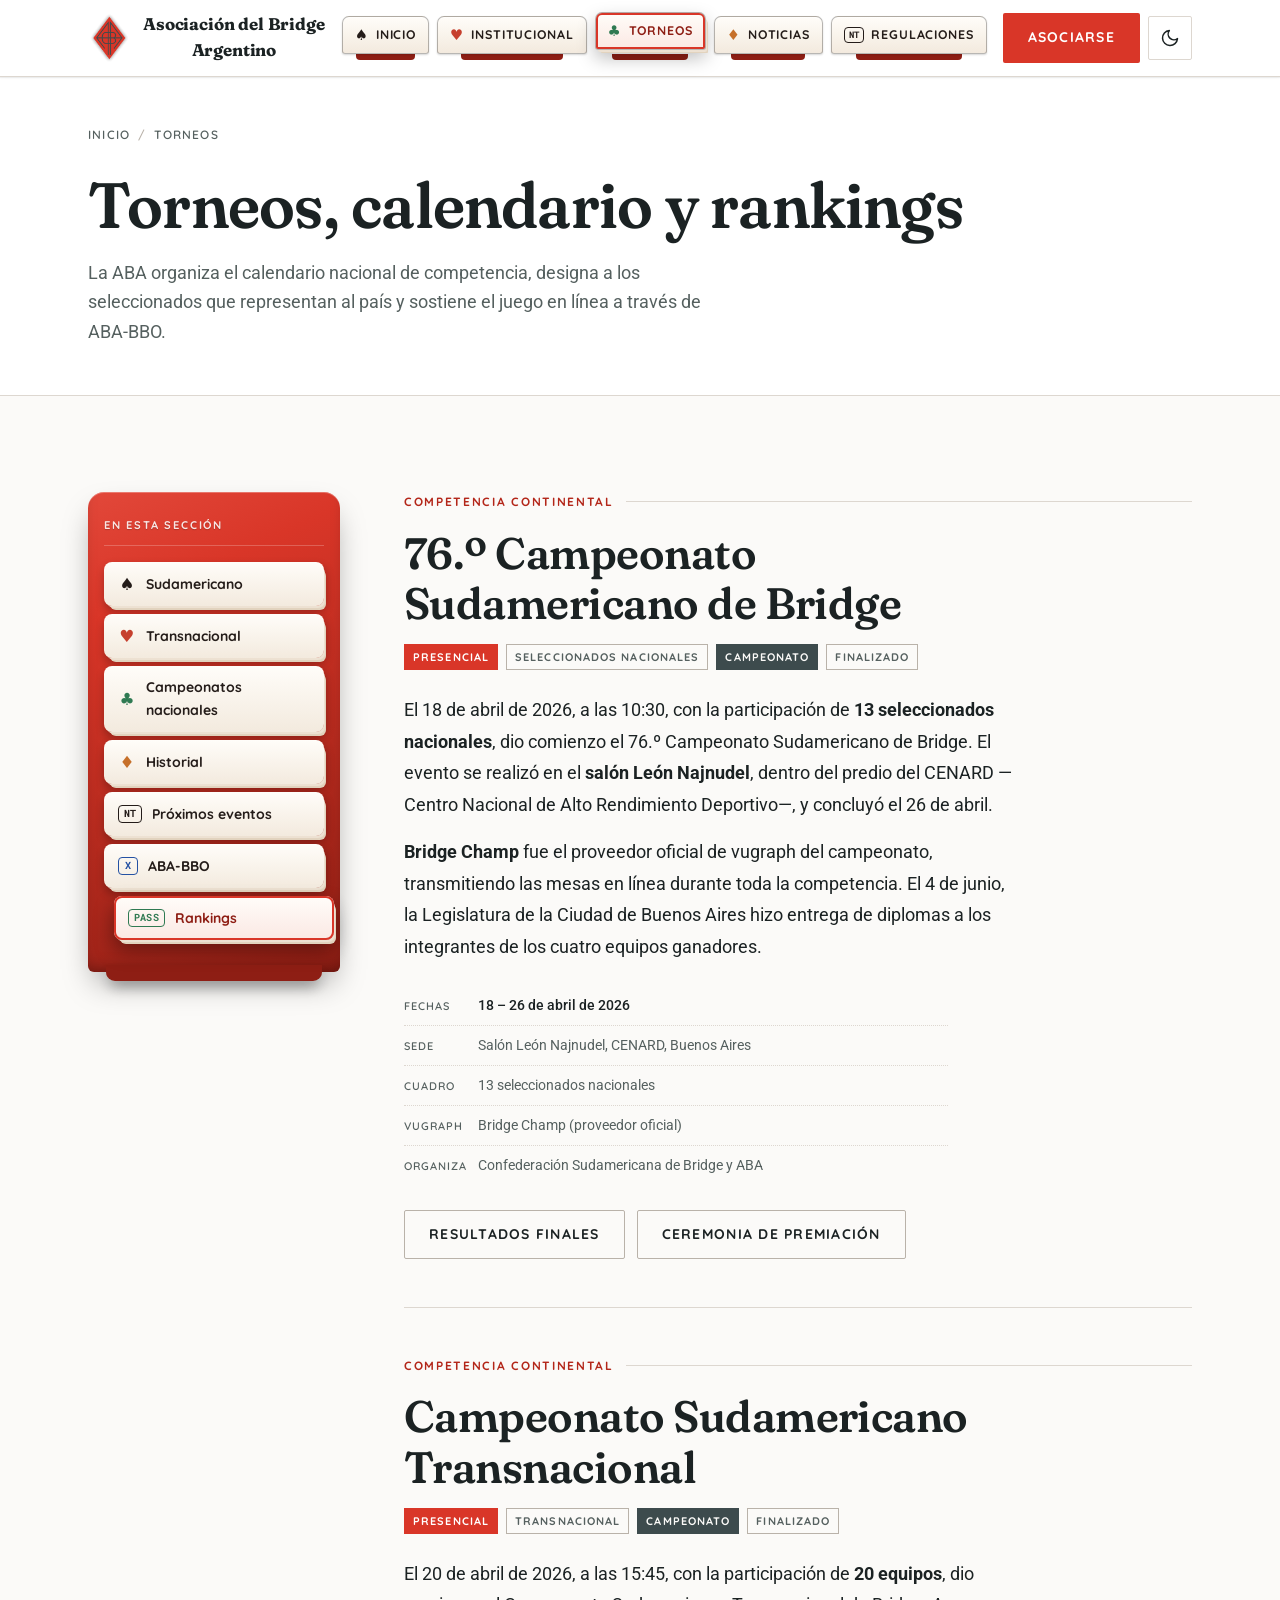
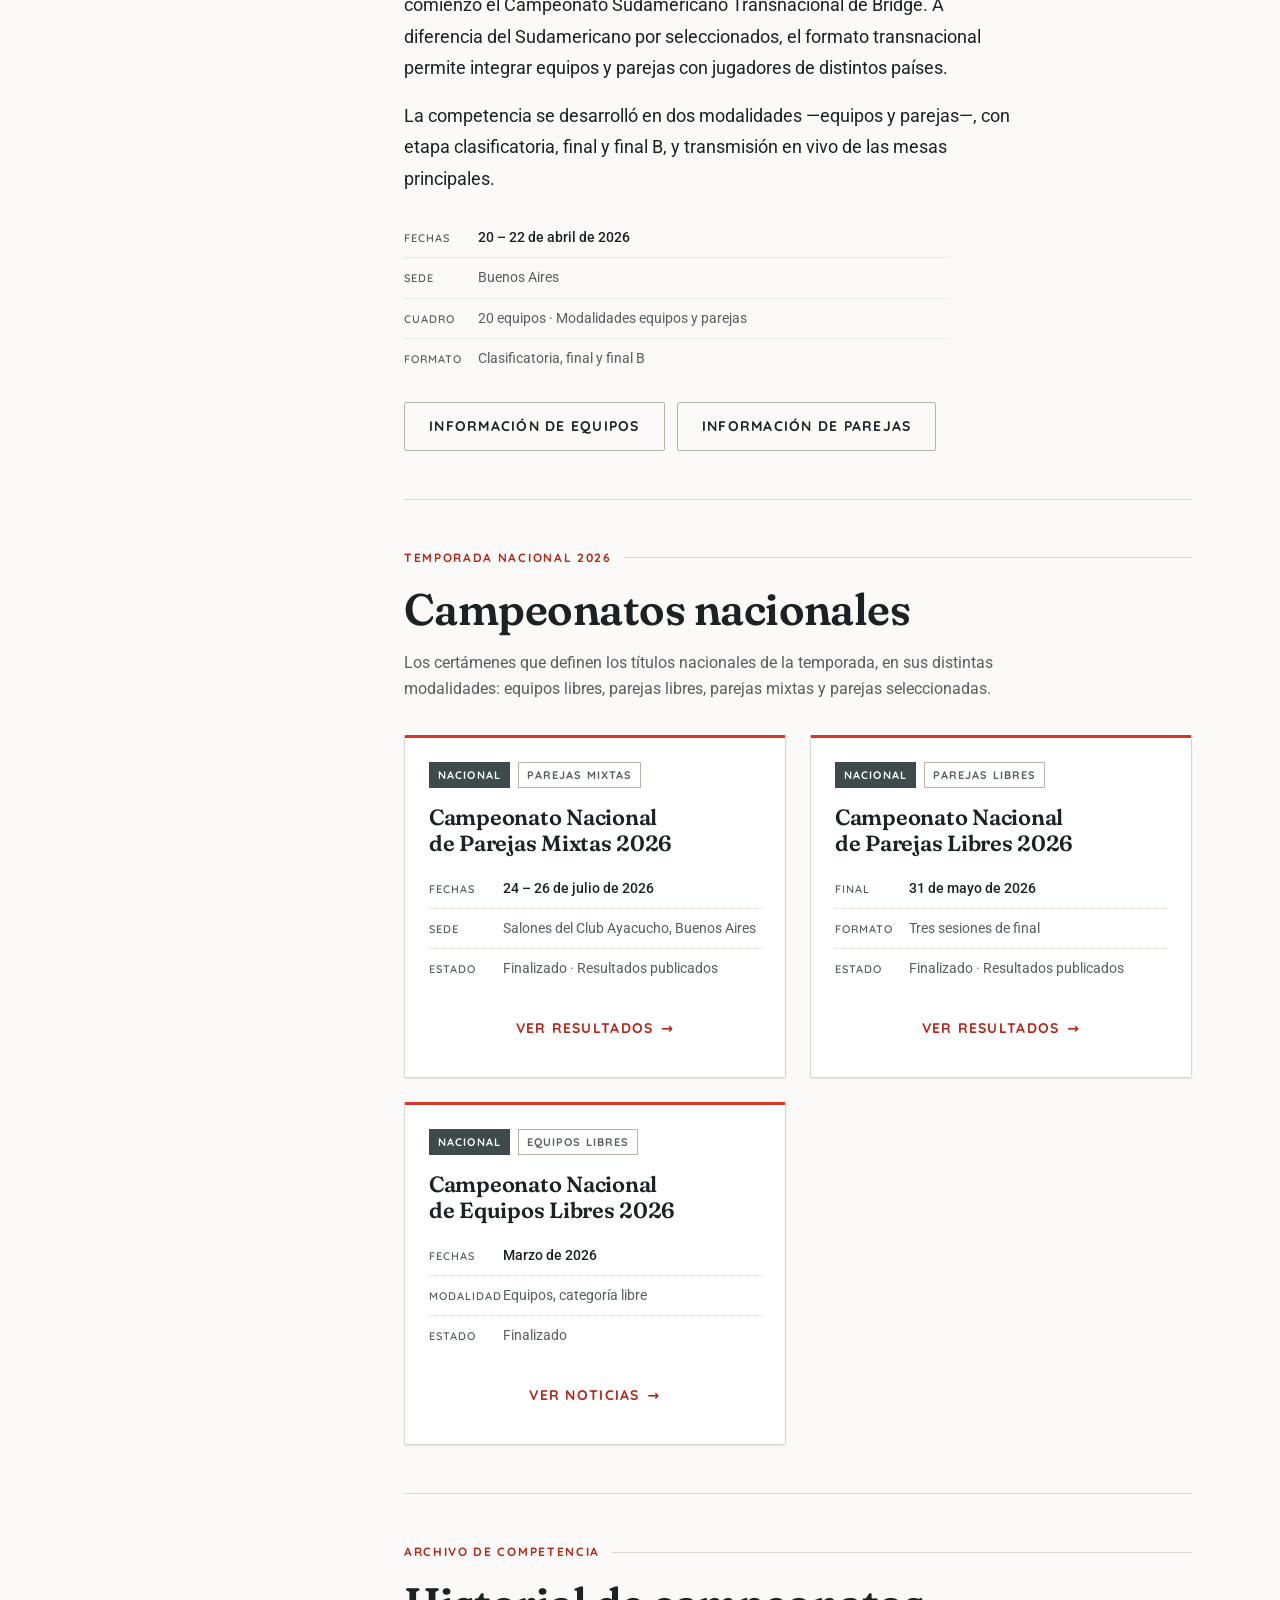
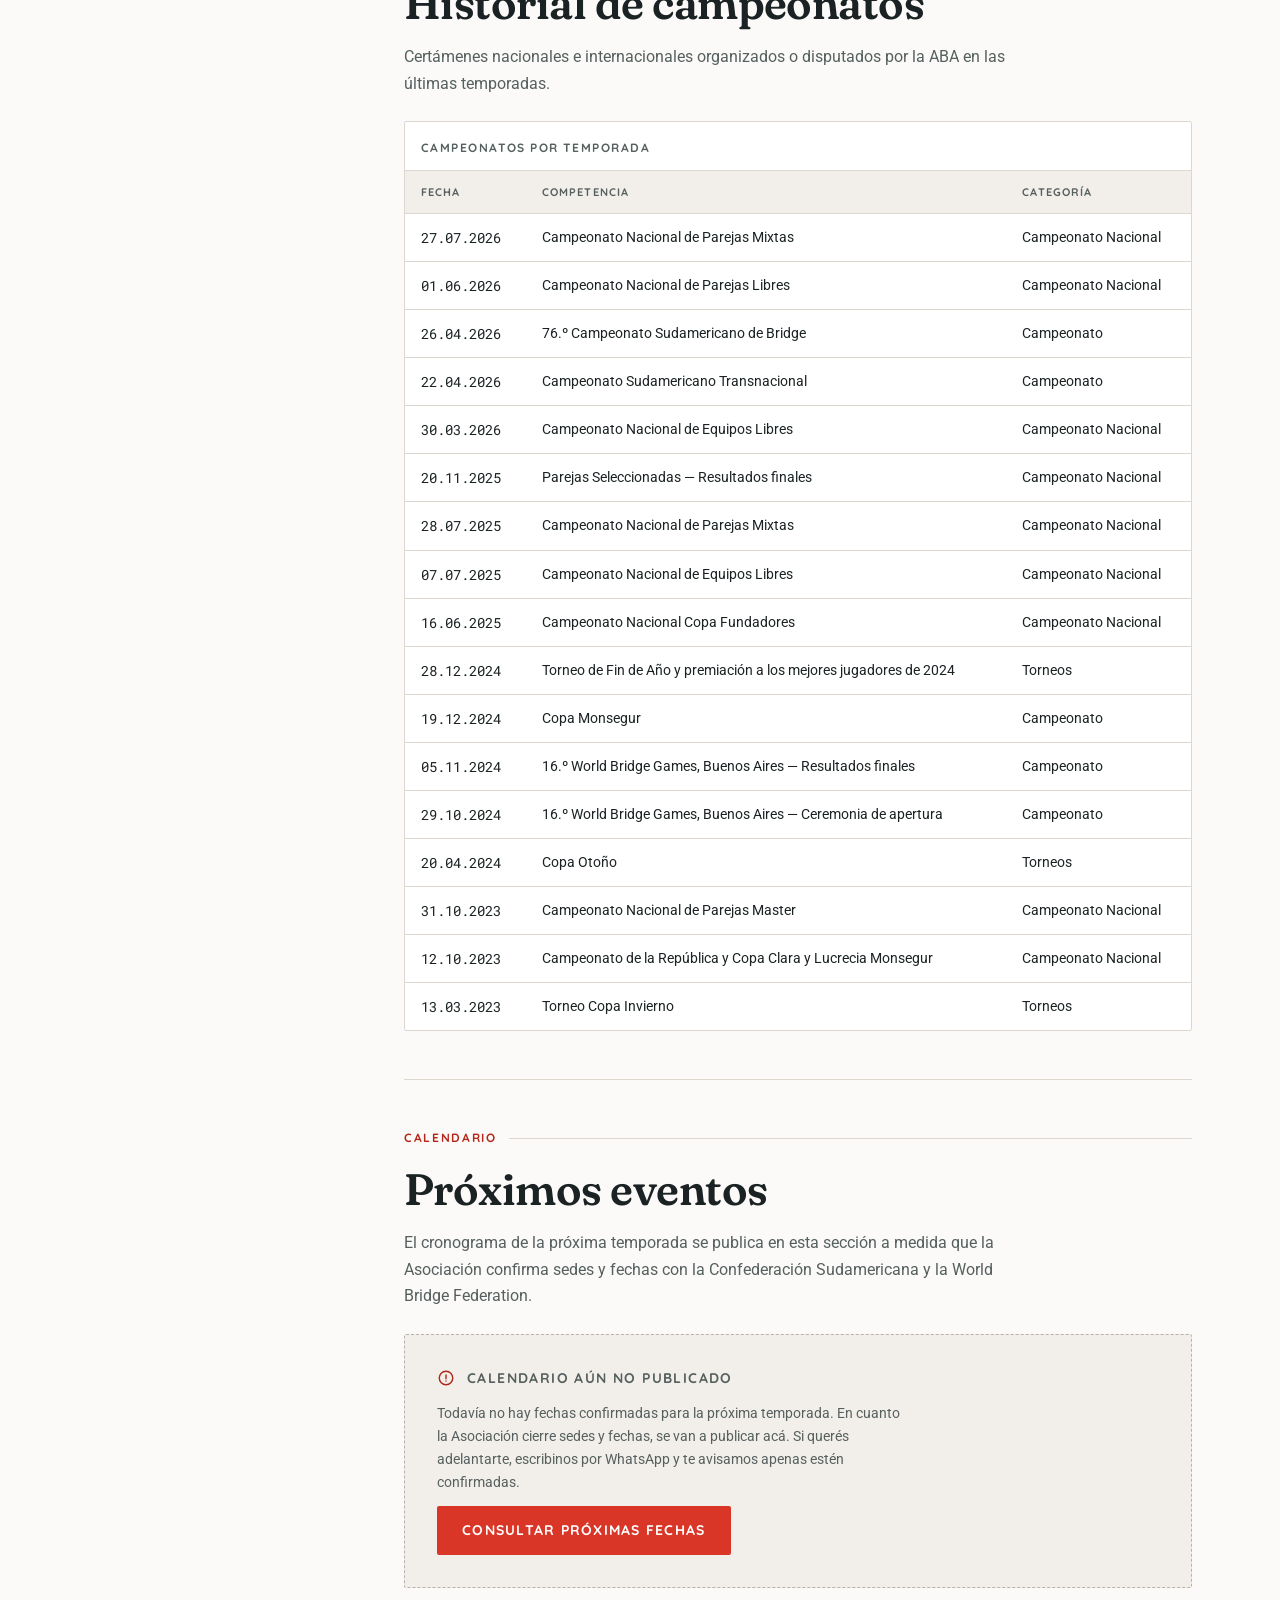
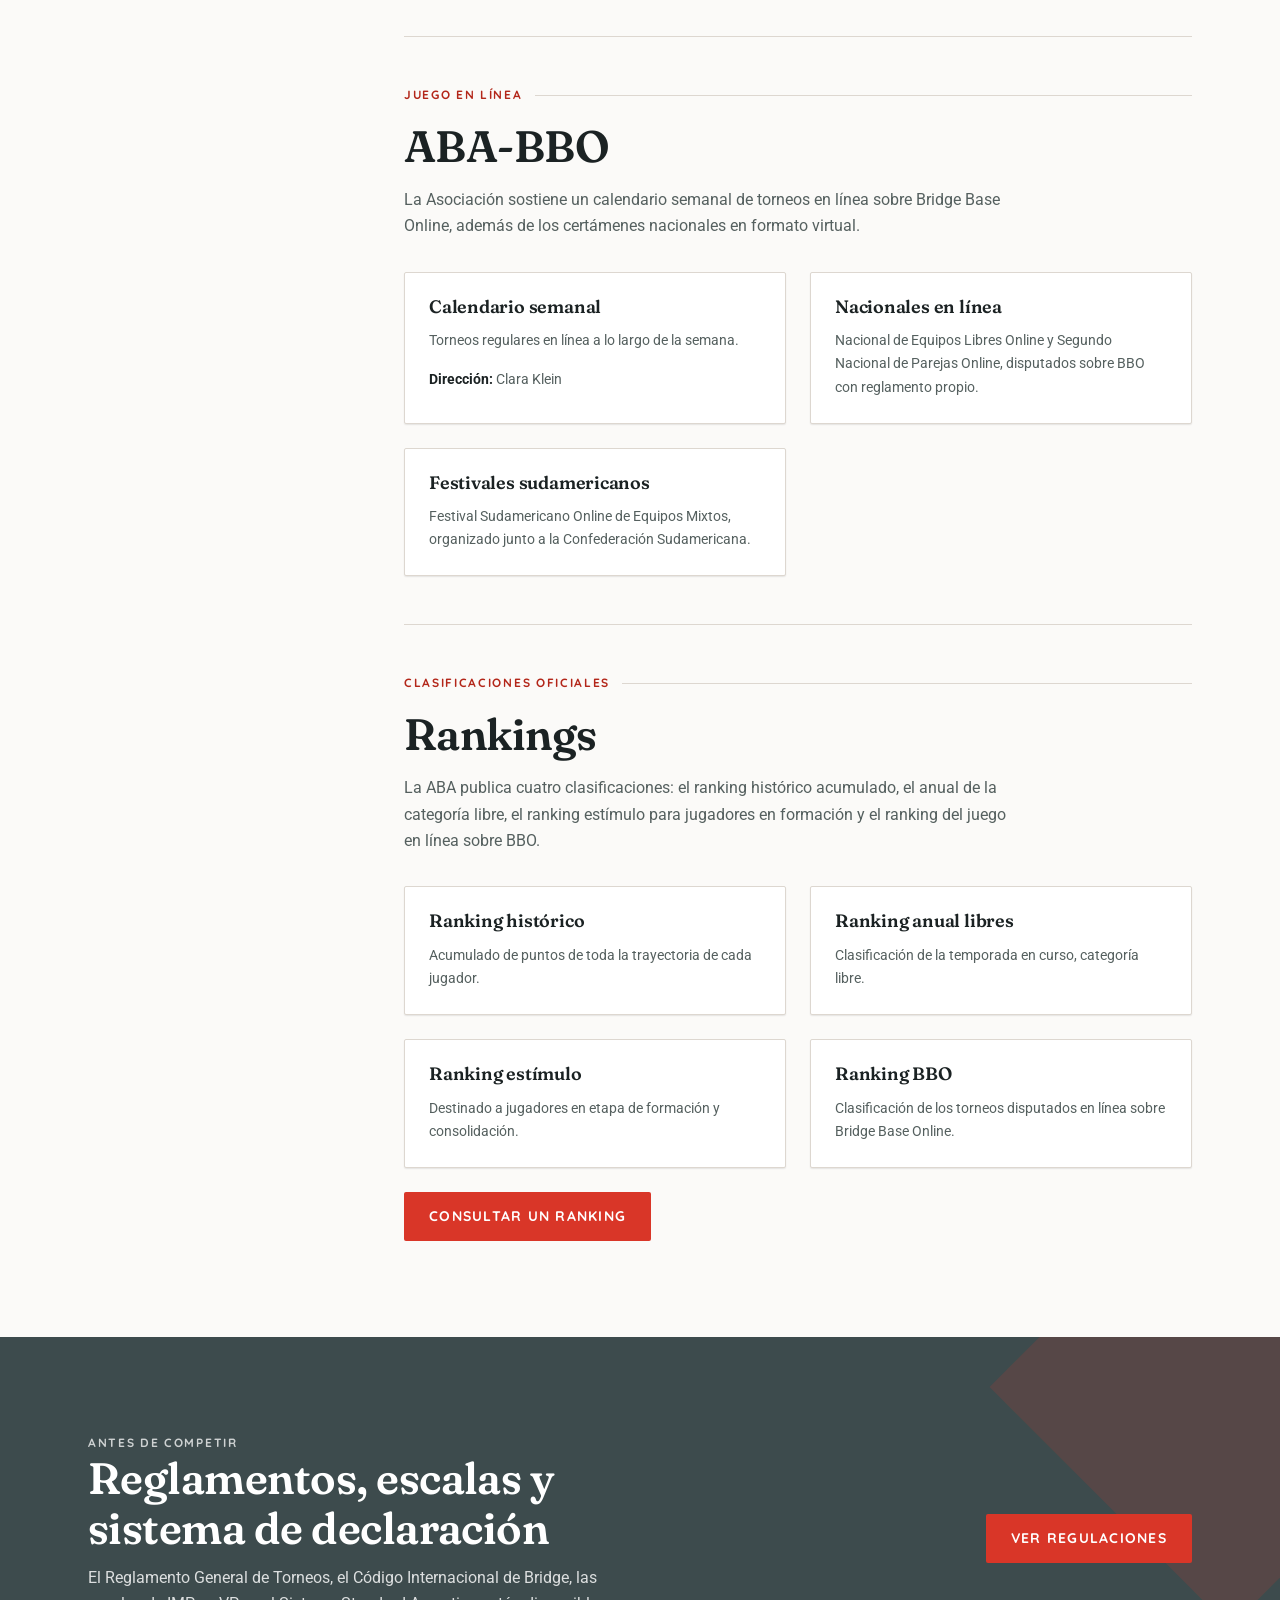
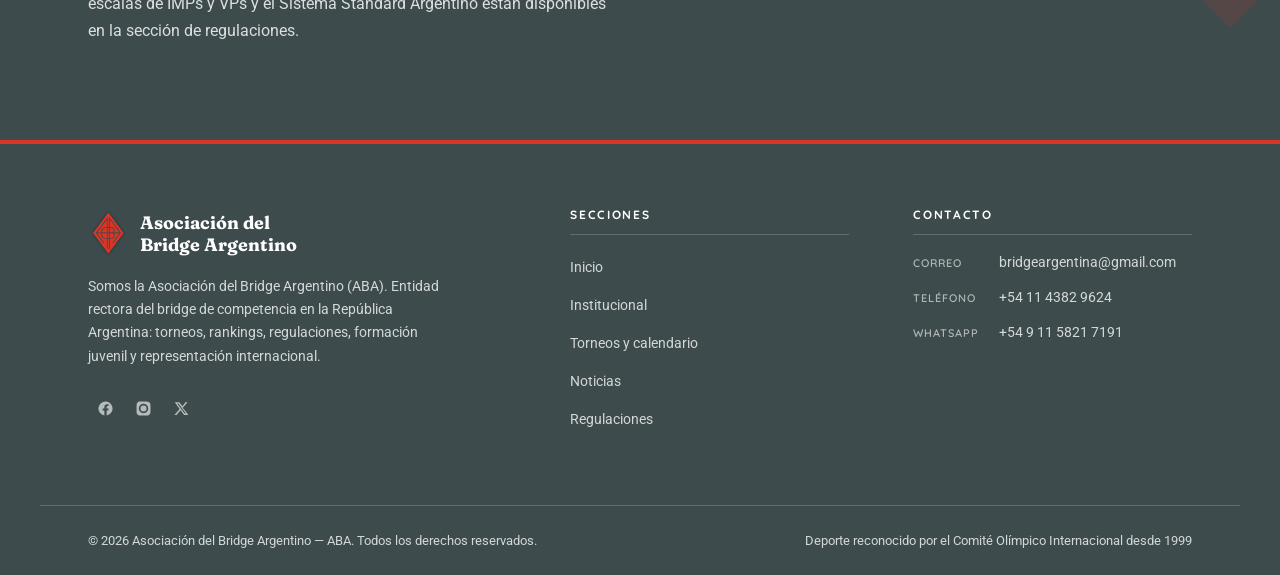
<file: torneos.html>
<!DOCTYPE html>
<html lang="es-AR">
<head>
<meta charset="UTF-8">
<meta name="viewport" content="width=device-width, initial-scale=1">
<title>Torneos y calendario — Asociación del Bridge Argentino</title>
<meta name="description" content="Campeonatos nacionales y sudamericanos, calendario de competencia, juego en línea ABA-BBO y rankings oficiales de la Asociación del Bridge Argentino.">
<meta property="og:type" content="website">
<meta property="og:site_name" content="Asociación del Bridge Argentino">
<meta property="og:locale" content="es_AR">
<meta property="og:title" content="Torneos y calendario — Asociación del Bridge Argentino">
<meta property="og:description" content="Campeonatos nacionales y sudamericanos, calendario de competencia, juego en línea ABA-BBO y rankings oficiales de la Asociación del Bridge Argentino.">
<meta property="og:url" content="https://santimercuri.github.io/aba-sitio-web/torneos.html">
<meta property="og:image" content="https://santimercuri.github.io/aba-sitio-web/Media/ABAlogo.png">
<meta property="og:image:width" content="148">
<meta property="og:image:height" content="187">
<meta name="twitter:card" content="summary">
<meta name="twitter:title" content="Torneos y calendario — Asociación del Bridge Argentino">
<meta name="twitter:description" content="Campeonatos nacionales y sudamericanos, calendario de competencia, juego en línea ABA-BBO y rankings oficiales de la Asociación del Bridge Argentino.">
<meta name="twitter:image" content="https://santimercuri.github.io/aba-sitio-web/Media/ABAlogo.png">
<link rel="icon" href="Media/ABAlogo.png">
<link rel="stylesheet" href="assets/css/aba.css">
</head>
<body>

<a class="skip-link" href="#main">Saltar al contenido</a>

<header class="masthead">
  <div class="container masthead__inner">
    <a class="brand" href="index.html">
      <img class="brand__mark" src="Media/ABAlogo.png" alt="Asociación del Bridge Argentino" width="42" height="53">
      <span class="brand__text">
        <span class="brand__name">Asociación del Bridge Argentino</span>
      </span>
    </a>
    <nav class="nav" aria-label="Navegación principal">
      <ul class="nav__list">
        <li><a class="nav__link" href="index.html">Inicio</a></li>
        <li><a class="nav__link" href="institucional.html">Institucional</a></li>
        <li><a class="nav__link" href="torneos.html" aria-current="page">Torneos</a></li>
        <li><a class="nav__link" href="noticias.html">Noticias</a></li>
        <li><a class="nav__link" href="regulaciones.html">Regulaciones</a></li>
      </ul>
    </nav>
    <div class="masthead__actions">
      <a class="btn" href="institucional.html#socios">Asociarse</a>
      <button class="icon-btn theme-toggle" type="button" aria-label="Cambiar de tema">
        <svg class="icon-moon" viewBox="0 0 24 24" aria-hidden="true"><path d="M21 12.8A9 9 0 1 1 11.2 3a7 7 0 0 0 9.8 9.8z" stroke-linejoin="round"/></svg>
        <svg class="icon-sun" viewBox="0 0 24 24" aria-hidden="true"><circle cx="12" cy="12" r="4"/><path d="M12 2v2M12 20v2M4.9 4.9l1.4 1.4M17.7 17.7l1.4 1.4M2 12h2M20 12h2M4.9 19.1l1.4-1.4M17.7 6.3l1.4-1.4" stroke-linecap="round"/></svg>
      </button>
      <button class="icon-btn icon-btn--menu" type="button" aria-label="Abrir menú" aria-expanded="false" aria-controls="drawer">
        <svg viewBox="0 0 24 24" aria-hidden="true"><path d="M3 6h18M3 12h18M3 18h18" stroke-linecap="round"/></svg>
      </button>
    </div>
  </div>
</header>

<div class="drawer" id="drawer" data-open="false" role="dialog" aria-modal="true" aria-label="Menú de navegación">
  <div class="drawer__scrim" data-close></div>
  <div class="drawer__panel">
    <div class="drawer__head">
      <span class="drawer__title">Navegación</span>
      <button class="icon-btn" type="button" data-close aria-label="Cerrar menú">
        <svg viewBox="0 0 24 24" aria-hidden="true"><path d="M6 6l12 12M18 6L6 18" stroke-linecap="round"/></svg>
      </button>
    </div>
    <ul class="drawer__nav">
      <li><a href="index.html">Inicio</a></li>
      <li><a href="institucional.html">Institucional</a></li>
      <li><a href="torneos.html" aria-current="page">Torneos</a></li>
      <li><a href="noticias.html">Noticias</a></li>
      <li><a href="regulaciones.html">Regulaciones</a></li>
    </ul>
    <div class="drawer__foot">
      <a class="btn" href="institucional.html#socios" style="width:100%">Asociarse a la ABA</a>
    </div>
  </div>
</div>

<main id="main">

  <div class="page-head">
    <div class="container">
      <nav aria-label="Ruta de navegación">
        <ol class="crumbs">
          <li><a href="index.html">Inicio</a></li>
          <li>Torneos</li>
        </ol>
      </nav>
      <h1>Torneos, calendario y rankings</h1>
      <p class="page-head__lede">
        La ABA organiza el calendario nacional de competencia, designa a los seleccionados que
        representan al país y sostiene el juego en línea a través de ABA-BBO.
      </p>
    </div>
  </div>

  <div class="section">
    <div class="container with-toc">

      <nav class="toc" aria-label="Secciones de esta página">
        <p class="toc__title">En esta sección</p>
        <ul class="toc__list">
          <li><a href="#sudamericano">Sudamericano</a></li>
          <li><a href="#transnacional">Transnacional</a></li>
          <li><a href="#nacionales">Campeonatos nacionales</a></li>
          <li><a href="#historial">Historial</a></li>
          <li><a href="#proximos-eventos">Próximos eventos</a></li>
          <li><a href="#bbo">ABA-BBO</a></li>
          <li><a href="#rankings">Rankings</a></li>
        </ul>
      </nav>

      <div>

        <!-- ============ Sudamericano ============ -->
        <section class="block" id="sudamericano" aria-labelledby="sudamericano-t">
          <p class="eyebrow">Competencia continental</p>
          <h2 id="sudamericano-t">76.º Campeonato Sudamericano de Bridge</h2>

          <div class="tags" style="margin-bottom:var(--space-5)">
            <span class="tag tag--red">Presencial</span>
            <span class="tag">Seleccionados nacionales</span>
            <span class="tag tag--solid">Campeonato</span>
            <span class="tag">Finalizado</span>
          </div>

          <div class="prose">
            <p>
              El 18 de abril de 2026, a las 10:30, con la participación de <strong>13 seleccionados
              nacionales</strong>, dio comienzo el 76.º Campeonato Sudamericano de Bridge. El evento
              se realizó en el <strong>salón León Najnudel</strong>, dentro del predio del CENARD
              —Centro Nacional de Alto Rendimiento Deportivo—, y concluyó el 26 de abril.
            </p>
            <p>
              <strong>Bridge Champ</strong> fue el proveedor oficial de vugraph del campeonato,
              transmitiendo las mesas en línea durante toda la competencia. El 4 de junio, la
              Legislatura de la Ciudad de Buenos Aires hizo entrega de diplomas a los integrantes de
              los cuatro equipos ganadores.
            </p>
          </div>

          <ul class="event__meta" style="max-width:var(--measure);margin-top:var(--space-5)">
            <li><dfn>Fechas</dfn><b>18 – 26 de abril de 2026</b></li>
            <li><dfn>Sede</dfn><span>Salón León Najnudel, CENARD, Buenos Aires</span></li>
            <li><dfn>Cuadro</dfn><span>13 seleccionados nacionales</span></li>
            <li><dfn>Vugraph</dfn><span>Bridge Champ (proveedor oficial)</span></li>
            <li><dfn>Organiza</dfn><span>Confederación Sudamericana de Bridge y ABA</span></li>
          </ul>

          <div class="btn-row" style="margin-top:var(--space-5)">
            <a class="btn btn--outline" href="noticias.html#sudamericano-final">Resultados finales</a>
            <a class="btn btn--outline" href="noticias.html#premiacion-sudamericano">Ceremonia de premiación</a>
          </div>
        </section>

        <!-- ============ Transnacional ============ -->
        <section class="block" id="transnacional" aria-labelledby="transnacional-t">
          <p class="eyebrow">Competencia continental</p>
          <h2 id="transnacional-t">Campeonato Sudamericano Transnacional</h2>

          <div class="tags" style="margin-bottom:var(--space-5)">
            <span class="tag tag--red">Presencial</span>
            <span class="tag">Transnacional</span>
            <span class="tag tag--solid">Campeonato</span>
            <span class="tag">Finalizado</span>
          </div>

          <div class="prose">
            <p>
              El 20 de abril de 2026, a las 15:45, con la participación de <strong>20 equipos</strong>,
              dio comienzo el Campeonato Sudamericano Transnacional de Bridge. A diferencia del
              Sudamericano por seleccionados, el formato transnacional permite integrar equipos y
              parejas con jugadores de distintos países.
            </p>
            <p>
              La competencia se desarrolló en dos modalidades —equipos y parejas—, con etapa
              clasificatoria, final y final B, y transmisión en vivo de las mesas principales.
            </p>
          </div>

          <ul class="event__meta" style="max-width:var(--measure);margin-top:var(--space-5)">
            <li><dfn>Fechas</dfn><b>20 – 22 de abril de 2026</b></li>
            <li><dfn>Sede</dfn><span>Buenos Aires</span></li>
            <li><dfn>Cuadro</dfn><span>20 equipos · Modalidades equipos y parejas</span></li>
            <li><dfn>Formato</dfn><span>Clasificatoria, final y final B</span></li>
          </ul>

          <div class="btn-row" style="margin-top:var(--space-5)">
            <a class="btn btn--outline" href="noticias.html#transnacional-equipos">Información de equipos</a>
            <a class="btn btn--outline" href="noticias.html#transnacional-parejas">Información de parejas</a>
          </div>
        </section>

        <!-- ============ Nacionales ============ -->
        <section class="block" id="nacionales" aria-labelledby="nacionales-t">
          <p class="eyebrow">Temporada nacional 2026</p>
          <h2 id="nacionales-t">Campeonatos nacionales</h2>
          <p style="max-width:var(--measure);color:var(--ink-2);margin-bottom:var(--space-6)">
            Los certámenes que definen los títulos nacionales de la temporada, en sus distintas
            modalidades: equipos libres, parejas libres, parejas mixtas y parejas seleccionadas.
          </p>

          <div class="event-grid">
            <div class="event reveal">
              <div class="tags">
                <span class="tag tag--solid">Nacional</span>
                <span class="tag">Parejas mixtas</span>
              </div>
              <h3 class="event__title">Campeonato Nacional de Parejas Mixtas 2026</h3>
              <ul class="event__meta">
                <li><dfn>Fechas</dfn><b>24 – 26 de julio de 2026</b></li>
                <li><dfn>Sede</dfn><span>Salones del Club Ayacucho, Buenos Aires</span></li>
                <li><dfn>Estado</dfn><span>Finalizado · Resultados publicados</span></li>
              </ul>
              <a class="btn btn--ghost event__more" href="noticias.html#parejas-mixtas-2026">Ver resultados <span class="arr" aria-hidden="true">→</span></a>
            </div>

            <div class="event reveal">
              <div class="tags">
                <span class="tag tag--solid">Nacional</span>
                <span class="tag">Parejas libres</span>
              </div>
              <h3 class="event__title">Campeonato Nacional de Parejas Libres 2026</h3>
              <ul class="event__meta">
                <li><dfn>Final</dfn><b>31 de mayo de 2026</b></li>
                <li><dfn>Formato</dfn><span>Tres sesiones de final</span></li>
                <li><dfn>Estado</dfn><span>Finalizado · Resultados publicados</span></li>
              </ul>
              <a class="btn btn--ghost event__more" href="noticias.html#parejas-libres-2026">Ver resultados <span class="arr" aria-hidden="true">→</span></a>
            </div>

            <div class="event reveal">
              <div class="tags">
                <span class="tag tag--solid">Nacional</span>
                <span class="tag">Equipos libres</span>
              </div>
              <h3 class="event__title">Campeonato Nacional de Equipos Libres 2026</h3>
              <ul class="event__meta">
                <li><dfn>Fechas</dfn><b>Marzo de 2026</b></li>
                <li><dfn>Modalidad</dfn><span>Equipos, categoría libre</span></li>
                <li><dfn>Estado</dfn><span>Finalizado</span></li>
              </ul>
              <a class="btn btn--ghost event__more" href="noticias.html">Ver noticias <span class="arr" aria-hidden="true">→</span></a>
            </div>
          </div>
        </section>

        <!-- ============ Historial ============ -->
        <section class="block" id="historial" aria-labelledby="historial-t">
          <p class="eyebrow">Archivo de competencia</p>
          <h2 id="historial-t">Historial de campeonatos</h2>
          <p style="max-width:var(--measure);color:var(--ink-2);margin-bottom:var(--space-5)">
            Certámenes nacionales e internacionales organizados o disputados por la ABA en las
            últimas temporadas.
          </p>

          <div class="table-wrap">
            <table class="data">
              <caption>Campeonatos por temporada</caption>
              <thead>
                <tr>
                  <th scope="col" class="num">Fecha</th>
                  <th scope="col">Competencia</th>
                  <th scope="col">Categoría</th>
                </tr>
              </thead>
              <tbody>
                <tr><td class="num">27.07.2026</td><td>Campeonato Nacional de Parejas Mixtas</td><td>Campeonato Nacional</td></tr>
                <tr><td class="num">01.06.2026</td><td>Campeonato Nacional de Parejas Libres</td><td>Campeonato Nacional</td></tr>
                <tr><td class="num">26.04.2026</td><td>76.º Campeonato Sudamericano de Bridge</td><td>Campeonato</td></tr>
                <tr><td class="num">22.04.2026</td><td>Campeonato Sudamericano Transnacional</td><td>Campeonato</td></tr>
                <tr><td class="num">30.03.2026</td><td>Campeonato Nacional de Equipos Libres</td><td>Campeonato Nacional</td></tr>
                <tr><td class="num">20.11.2025</td><td>Parejas Seleccionadas — Resultados finales</td><td>Campeonato Nacional</td></tr>
                <tr><td class="num">28.07.2025</td><td>Campeonato Nacional de Parejas Mixtas</td><td>Campeonato Nacional</td></tr>
                <tr><td class="num">07.07.2025</td><td>Campeonato Nacional de Equipos Libres</td><td>Campeonato Nacional</td></tr>
                <tr><td class="num">16.06.2025</td><td>Campeonato Nacional Copa Fundadores</td><td>Campeonato Nacional</td></tr>
                <tr><td class="num">28.12.2024</td><td>Torneo de Fin de Año y premiación a los mejores jugadores de 2024</td><td>Torneos</td></tr>
                <tr><td class="num">19.12.2024</td><td>Copa Monsegur</td><td>Campeonato</td></tr>
                <tr><td class="num">05.11.2024</td><td>16.º World Bridge Games, Buenos Aires — Resultados finales</td><td>Campeonato</td></tr>
                <tr><td class="num">29.10.2024</td><td>16.º World Bridge Games, Buenos Aires — Ceremonia de apertura</td><td>Campeonato</td></tr>
                <tr><td class="num">20.04.2024</td><td>Copa Otoño</td><td>Torneos</td></tr>
                <tr><td class="num">31.10.2023</td><td>Campeonato Nacional de Parejas Master</td><td>Campeonato Nacional</td></tr>
                <tr><td class="num">12.10.2023</td><td>Campeonato de la República y Copa Clara y Lucrecia Monsegur</td><td>Campeonato Nacional</td></tr>
                <tr><td class="num">13.03.2023</td><td>Torneo Copa Invierno</td><td>Torneos</td></tr>
              </tbody>
            </table>
          </div>
        </section>

        <!-- ============ Próximos eventos ============ -->
        <section class="block" id="proximos-eventos" aria-labelledby="proximos-eventos-t">
          <p class="eyebrow">Calendario</p>
          <h2 id="proximos-eventos-t">Próximos eventos</h2>
          <p style="max-width:var(--measure);color:var(--ink-2);margin-bottom:var(--space-5)">
            El cronograma de la próxima temporada se publica en esta sección a medida que la
            Asociación confirma sedes y fechas con la Confederación Sudamericana y la World Bridge
            Federation.
          </p>

          <div class="empty">
            <p class="empty__title">
              <svg viewBox="0 0 24 24" aria-hidden="true"><circle cx="12" cy="12" r="9"/><path d="M12 8v5M12 16h.01" stroke-linecap="round"/></svg>
              Calendario aún no publicado
            </p>
            <p>
              Todavía no hay fechas confirmadas para la próxima temporada. En cuanto la Asociación
              cierre sedes y fechas, se van a publicar acá. Si querés adelantarte, escribinos por
              WhatsApp y te avisamos apenas estén confirmadas.
            </p>
            <a class="btn" href="https://wa.me/5491158217191?text=Hola%2C%20quisiera%20consultar%20por%20las%20pr%C3%B3ximas%20fechas%20de%20torneos%20de%20la%20ABA." target="_blank" rel="noopener">Consultar próximas fechas</a>
          </div>
        </section>

        <!-- ============ ABA-BBO ============ -->
        <section class="block" id="bbo" aria-labelledby="bbo-t">
          <p class="eyebrow">Juego en línea</p>
          <h2 id="bbo-t">ABA-BBO</h2>
          <p style="max-width:var(--measure);color:var(--ink-2);margin-bottom:var(--space-6)">
            La Asociación sostiene un calendario semanal de torneos en línea sobre Bridge Base Online,
            además de los certámenes nacionales en formato virtual.
          </p>

          <div class="card-grid">
            <div class="card">
              <h3>Calendario semanal</h3>
              <p>Torneos regulares en línea a lo largo de la semana.</p>
              <p style="margin-top:var(--space-3)"><strong>Dirección:</strong> Clara Klein</p>
            </div>
            <div class="card">
              <h3>Nacionales en línea</h3>
              <p>Nacional de Equipos Libres Online y Segundo Nacional de Parejas Online, disputados sobre BBO con reglamento propio.</p>
            </div>
            <div class="card">
              <h3>Festivales sudamericanos</h3>
              <p>Festival Sudamericano Online de Equipos Mixtos, organizado junto a la Confederación Sudamericana.</p>
            </div>
          </div>
        </section>

        <!-- ============ Rankings ============ -->
        <section class="block" id="rankings" aria-labelledby="rankings-t">
          <p class="eyebrow">Clasificaciones oficiales</p>
          <h2 id="rankings-t">Rankings</h2>
          <p style="max-width:var(--measure);color:var(--ink-2);margin-bottom:var(--space-6)">
            La ABA publica cuatro clasificaciones: el ranking histórico acumulado, el anual de la
            categoría libre, el ranking estímulo para jugadores en formación y el ranking del juego
            en línea sobre BBO.
          </p>

          <div class="card-grid" style="margin-bottom:var(--space-5)">
            <div class="card">
              <h3>Ranking histórico</h3>
              <p>Acumulado de puntos de toda la trayectoria de cada jugador.</p>
            </div>
            <div class="card">
              <h3>Ranking anual libres</h3>
              <p>Clasificación de la temporada en curso, categoría libre.</p>
            </div>
            <div class="card">
              <h3>Ranking estímulo</h3>
              <p>Destinado a jugadores en etapa de formación y consolidación.</p>
            </div>
            <div class="card">
              <h3>Ranking BBO</h3>
              <p>Clasificación de los torneos disputados en línea sobre Bridge Base Online.</p>
            </div>
          </div>

          <a class="btn" href="https://aba-backoffice-web-prod-dfa5af86c01c.herokuapp.com/ranking" target="_blank" rel="noopener">Consultar un ranking</a>
        </section>

      </div>
    </div>
  </div>

  <section class="section section--tight cta">
    <div class="container cta__inner">
      <div>
        <p class="eyebrow eyebrow--plain" style="color:#fff;opacity:.75">Antes de competir</p>
        <h2>Reglamentos, escalas y sistema de declaración</h2>
        <p>El Reglamento General de Torneos, el Código Internacional de Bridge, las escalas de IMPs y VPs y el Sistema Standard Argentino están disponibles en la sección de regulaciones.</p>
      </div>
      <div class="btn-row">
        <a class="btn" href="regulaciones.html">Ver regulaciones</a>
      </div>
    </div>
  </section>

</main>

<footer class="footer">
  <div class="container footer__top">
    <div>
      <div class="footer__brand">
        <img src="Media/ABAlogo.png" alt="" width="40" height="51">
        <strong>Asociación del<br>Bridge Argentino</strong>
      </div>
      <p class="footer__about">
        Somos la Asociación del Bridge Argentino (ABA). Entidad rectora del bridge de competencia
        en la República Argentina: torneos, rankings, regulaciones, formación juvenil y
        representación internacional.
      </p>
      <nav class="social" aria-label="Redes sociales de la ABA">
        <a href="https://www.facebook.com/Asociacin-del-Bridge-Argentino-195851437107164/" aria-label="ABA en Facebook">
          <svg viewBox="0 0 24 24" aria-hidden="true"><path d="M22 12a10 10 0 1 0-11.6 9.9v-7H7.9V12h2.5V9.8c0-2.5 1.5-3.9 3.8-3.9 1.1 0 2.2.2 2.2.2v2.4h-1.2c-1.2 0-1.6.8-1.6 1.6V12h2.7l-.4 2.9h-2.3v7A10 10 0 0 0 22 12z"/></svg>
        </a>
        <a href="https://www.instagram.com/" aria-label="ABA en Instagram">
          <svg viewBox="0 0 24 24" aria-hidden="true"><path d="M12 2.2c3.2 0 3.6 0 4.9.1 1.2.1 1.8.2 2.2.4.6.2 1 .5 1.4.9.4.4.7.8.9 1.4.2.4.4 1 .4 2.2.1 1.3.1 1.7.1 4.9s0 3.6-.1 4.9c-.1 1.2-.2 1.8-.4 2.2-.2.6-.5 1-.9 1.4-.4.4-.8.7-1.4.9-.4.2-1 .4-2.2.4-1.3.1-1.7.1-4.9.1s-3.6 0-4.9-.1c-1.2-.1-1.8-.2-2.2-.4-.6-.2-1-.5-1.4-.9-.4-.4-.7-.8-.9-1.4-.2-.4-.4-1-.4-2.2C2.2 15.6 2.2 15.2 2.2 12s0-3.6.1-4.9c.1-1.2.2-1.8.4-2.2.2-.6.5-1 .9-1.4.4-.4.8-.7 1.4-.9.4-.2 1-.4 2.2-.4C8.4 2.2 8.8 2.2 12 2.2zm0 3.1A6.7 6.7 0 1 0 18.7 12 6.7 6.7 0 0 0 12 5.3zm0 11A4.3 4.3 0 1 1 16.3 12 4.3 4.3 0 0 1 12 16.3zm6.9-11.2a1.6 1.6 0 1 1-1.6-1.6 1.6 1.6 0 0 1 1.6 1.6z"/></svg>
        </a>
        <a href="https://x.com/" aria-label="ABA en X">
          <svg viewBox="0 0 24 24" aria-hidden="true"><path d="M17.5 3h3.1l-6.8 7.8L21.8 21h-6.2l-4.9-6.4L5.1 21H2l7.3-8.3L2.5 3h6.4l4.4 5.8zm-1.1 16.1h1.7L7.7 4.8H5.9z"/></svg>
        </a>
      </nav>
    </div>
    <div>
      <h2 class="footer__title">Secciones</h2>
      <ul class="footer__links">
        <li><a href="index.html">Inicio</a></li>
        <li><a href="institucional.html">Institucional</a></li>
        <li><a href="torneos.html">Torneos y calendario</a></li>
        <li><a href="noticias.html">Noticias</a></li>
        <li><a href="regulaciones.html">Regulaciones</a></li>
      </ul>
    </div>
    <div>
      <h2 class="footer__title">Contacto</h2>
      <ul class="footer__contact">
        <li><dfn>Correo</dfn><a href="mailto:bridgeargentina@gmail.com">bridgeargentina@gmail.com</a></li>
        <li><dfn>Teléfono</dfn><a href="tel:+541143829624">+54 11 4382 9624</a></li>
        <li><dfn>WhatsApp</dfn><a href="https://wa.me/5491158217191">+54 9 11 5821 7191</a></li>
      </ul>
    </div>
  </div>
  <div class="container footer__bottom">
    <span>© <span data-year>2026</span> Asociación del Bridge Argentino — ABA. Todos los derechos reservados.</span>
    <span>Deporte reconocido por el Comité Olímpico Internacional desde 1999</span>
  </div>
</footer>

<script src="assets/js/aba.js"></script>
</body>
</html>
</file>
<file: assets/css/aba.css>
@import url('https://fonts.googleapis.com/css2?family=Fraunces:ital,opsz,wght@0,9..144,300..700;1,9..144,300..700&family=Quicksand:wght@500;600;700&family=Roboto:wght@300;400;500;700&family=Roboto+Mono:wght@400;500&display=swap');

/* ==========================================================================
   Asociación del Bridge Argentino — sistema de diseño
   Paleta derivada del logotipo institucional (rombo): #D93628 / #3D4B4D
   Estilo: Editorial Grid / Magazine · Patrón: Trust & Authority
   ========================================================================== */

:root {
  /* --- Marca --------------------------------------------------------- */
  --aba-red: #D93628;        /* rojo del rombo — rellenos y display */
  --aba-red-ink: #B32619;    /* variante para texto pequeño y enlaces (6.3:1) */
  --aba-red-deep: #8E1E14;
  --aba-slate: #3D4B4D;      /* pizarra del monograma */

  /* --- Superficies y texto (claro) ----------------------------------- */
  --paper: #FBFAF8;
  --surface: #FFFFFF;
  --surface-2: #F2EFEA;
  --ink: #1B2223;
  --ink-2: #55605F;
  --border: #DDD7D0;
  --border-strong: #B9B2A9;
  --scrim: rgba(27, 34, 35, .56);

  /* --- Palos ---------------------------------------------------------- */
  --suit-red: var(--aba-red);
  --suit-black: var(--aba-slate);

  /* --- Tipografía -----------------------------------------------------
     Fraunces es variable: el eje "SOFT" (activado más abajo, en body)
     redondea sus curvas sin perder el porte editorial. Quicksand cubre
     navegación y botones — geométrica de terminales redondeadas, que se
     mantiene discreta al usarse siempre en versalitas con tracking. */
  --font-display: 'Fraunces', 'Iowan Old Style', Georgia, 'Times New Roman', serif;
  --font-body: 'Roboto', system-ui, -apple-system, 'Segoe UI', sans-serif;
  --font-ui: 'Quicksand', 'Century Gothic', system-ui, sans-serif;
  --font-mono: 'Roboto Mono', ui-monospace, 'Cascadia Mono', Consolas, monospace;

  /* --- Escala tipográfica --------------------------------------------- */
  --fs-eyebrow: .75rem;
  --fs-sm: .875rem;
  --fs-base: 1rem;
  --fs-lg: 1.125rem;
  --fs-xl: 1.375rem;
  --fs-2xl: clamp(1.5rem, 1.2rem + 1.2vw, 2rem);
  --fs-3xl: clamp(1.875rem, 1.4rem + 2vw, 2.75rem);
  --fs-4xl: clamp(2.25rem, 1.5rem + 3.4vw, 4rem);
  --fs-5xl: clamp(2.75rem, 1.6rem + 5vw, 5.25rem);

  /* --- Espaciado (ritmo 4/8) ------------------------------------------ */
  --space-1: 4px;   --space-2: 8px;   --space-3: 12px;  --space-4: 16px;
  --space-5: 24px;  --space-6: 32px;  --space-7: 48px;  --space-8: 64px;
  --space-9: 96px;

  /* --- Forma y elevación ---------------------------------------------- */
  --radius: 2px;
  --radius-lg: 4px;
  --shadow-1: 0 1px 2px rgba(27, 34, 35, .06), 0 1px 1px rgba(27, 34, 35, .04);
  --shadow-2: 0 2px 4px rgba(27, 34, 35, .07), 0 8px 20px rgba(27, 34, 35, .06);
  --shadow-3: 0 4px 8px rgba(27, 34, 35, .08), 0 18px 44px rgba(27, 34, 35, .10);

  /* --- Movimiento ------------------------------------------------------ */
  --dur-fast: 150ms;
  --dur: 220ms;
  --dur-slow: 320ms;
  --ease: cubic-bezier(.2, .7, .3, 1);
  --ease-out: cubic-bezier(0, .55, .45, 1);

  /* --- Capas ----------------------------------------------------------- */
  --z-base: 0; --z-raised: 10; --z-sticky: 40; --z-overlay: 100; --z-modal: 1000;

  /* --- Contenedor ------------------------------------------------------ */
  --container: 1200px;
  --measure: 68ch;
  --gutter: var(--space-5);

  color-scheme: light dark;
}

@media (min-width: 768px)  { :root { --gutter: var(--space-6); } }
@media (min-width: 1024px) { :root { --gutter: var(--space-7); } }

/* --- Modo oscuro ------------------------------------------------------- */
@media (prefers-color-scheme: dark) {
  :root {
    --paper: #14191A;
    --surface: #1C2325;
    --surface-2: #232B2D;
    --ink: #EDEAE5;
    --ink-2: #A6AFAD;
    --border: #2E3739;
    --border-strong: #475254;
    --aba-red: #F2604F;
    --aba-red-ink: #FF8574;
    --aba-red-deep: #D93628;
    --aba-slate: #C4CECD;
    --suit-red: #F2604F;
    --suit-black: #C4CECD;
    --scrim: rgba(0, 0, 0, .64);
    --shadow-1: 0 1px 2px rgba(0, 0, 0, .4);
    --shadow-2: 0 2px 4px rgba(0, 0, 0, .45), 0 8px 20px rgba(0, 0, 0, .35);
    --shadow-3: 0 4px 8px rgba(0, 0, 0, .5), 0 18px 44px rgba(0, 0, 0, .45);
  }
}

:root[data-theme="dark"] {
  --paper: #14191A;
  --surface: #1C2325;
  --surface-2: #232B2D;
  --ink: #EDEAE5;
  --ink-2: #A6AFAD;
  --border: #2E3739;
  --border-strong: #475254;
  --aba-red: #F2604F;
  --aba-red-ink: #FF8574;
  --aba-red-deep: #D93628;
  --aba-slate: #C4CECD;
  --suit-red: #F2604F;
  --suit-black: #C4CECD;
  --scrim: rgba(0, 0, 0, .64);
  --shadow-1: 0 1px 2px rgba(0, 0, 0, .4);
  --shadow-2: 0 2px 4px rgba(0, 0, 0, .45), 0 8px 20px rgba(0, 0, 0, .35);
  --shadow-3: 0 4px 8px rgba(0, 0, 0, .5), 0 18px 44px rgba(0, 0, 0, .45);
}

:root[data-theme="light"] {
  --paper: #FBFAF8;
  --surface: #FFFFFF;
  --surface-2: #F2EFEA;
  --ink: #1B2223;
  --ink-2: #55605F;
  --border: #DDD7D0;
  --border-strong: #B9B2A9;
  --aba-red: #D93628;
  --aba-red-ink: #B32619;
  --aba-red-deep: #8E1E14;
  --aba-slate: #3D4B4D;
  --suit-red: #D93628;
  --suit-black: #3D4B4D;
  --scrim: rgba(27, 34, 35, .56);
}

/* ==========================================================================
   Base
   ========================================================================== */

*, *::before, *::after { box-sizing: border-box; }

html {
  -webkit-text-size-adjust: 100%;
  scroll-behavior: smooth;
  scroll-padding-top: 128px;
  /* "clip" (no "hidden"): recorta el desborde horizontal en iOS sin
     crear un contexto de scroll nuevo en <html>. "hidden" fuerza, por
     especificación, que overflow-y pase a "auto" también acá — eso
     duplicaba el contenedor de scroll junto con <body> y cortaba el
     acceso a parte del contenido de la página. La línea "hidden" queda
     como respaldo: los navegadores sin soporte de "clip" ignoran la
     siguiente y se quedan con esta. */
  overflow-x: hidden;
  overflow-x: clip;
}

@media (prefers-reduced-motion: reduce) {
  html { scroll-behavior: auto; }
}

body {
  margin: 0;
  background: var(--paper);
  color: var(--ink);
  font-family: var(--font-body);
  font-size: var(--fs-base);
  font-weight: 400;
  line-height: 1.65;
  -webkit-font-smoothing: antialiased;
  text-rendering: optimizeLegibility;
  overflow-x: hidden;
  overflow-x: clip;
  /* Redondea las curvas de Fraunces (eje variable "SOFT") en todo lo que
     herede esta propiedad. Las demás fuentes, sin ese eje, la ignoran. */
  font-variation-settings: "SOFT" 62;
}

h1, h2, h3, h4, h5, h6 {
  font-family: var(--font-display);
  font-weight: 600;
  line-height: 1.14;
  letter-spacing: -.012em;
  margin: 0 0 var(--space-4);
  text-wrap: balance;
}

h1 { font-size: var(--fs-4xl); }
h2 { font-size: var(--fs-3xl); }
h3 { font-size: var(--fs-2xl); }
h4 { font-size: var(--fs-xl); }

p { margin: 0 0 var(--space-4); }
p:last-child { margin-bottom: 0; }

a { color: var(--aba-red-ink); text-decoration-thickness: 1px; text-underline-offset: .18em; }
a:hover { color: var(--aba-red-deep); }

img, svg { max-width: 100%; height: auto; display: block; }

strong, b { font-weight: 700; color: var(--ink); }

hr {
  border: 0;
  border-top: 1px solid var(--border);
  margin: var(--space-7) 0;
}

::selection { background: var(--aba-red); color: #fff; }

:focus-visible {
  outline: 3px solid var(--aba-red);
  outline-offset: 2px;
  border-radius: var(--radius);
}

button, input, select, textarea { font: inherit; color: inherit; }

/* Cifras tabulares para datos, fechas y posiciones */
.tabular, td.num, th.num, time.num { font-variant-numeric: tabular-nums; font-family: var(--font-mono); }

/* ==========================================================================
   Utilidades de estructura
   ========================================================================== */

.container {
  width: 100%;
  max-width: var(--container);
  margin-inline: auto;
  padding-inline: var(--gutter);
}

.container--narrow { max-width: 820px; }

.section { padding-block: var(--space-8); }
.section--tight { padding-block: var(--space-7); }
.section--alt { background: var(--surface-2); }

@media (min-width: 1024px) {
  .section { padding-block: var(--space-9); }
}

.sr-only {
  position: absolute; width: 1px; height: 1px; padding: 0; margin: -1px;
  overflow: hidden; clip: rect(0 0 0 0); white-space: nowrap; border: 0;
}

.skip-link {
  position: absolute; left: var(--space-4); top: -100px;
  z-index: var(--z-modal);
  background: var(--aba-red); color: #fff;
  padding: var(--space-3) var(--space-4);
  font-family: var(--font-ui); font-weight: 700;
  text-transform: uppercase; letter-spacing: .06em; text-decoration: none;
  transition: top var(--dur) var(--ease);
}
.skip-link:focus { top: var(--space-4); color: #fff; }

/* --- Etiqueta de sección (eyebrow) ------------------------------------- */
.eyebrow {
  display: flex; align-items: center; gap: var(--space-3);
  font-family: var(--font-ui);
  font-size: var(--fs-eyebrow);
  font-weight: 700;
  text-transform: uppercase;
  letter-spacing: .14em;
  color: var(--aba-red-ink);
  margin: 0 0 var(--space-4);
}
.eyebrow::after {
  content: ""; flex: 1 1 auto; height: 1px;
  background: var(--border); min-width: var(--space-5);
}
.eyebrow--plain::after { display: none; }

/* --- Marcador de palo -------------------------------------------------- */
.suit {
  font-family: var(--font-body);
  line-height: 1;
  font-size: 1em;
}
.suit--h, .suit--d { color: var(--suit-red); }
.suit--s, .suit--c { color: var(--suit-black); }

/* --- Encabezado de sección -------------------------------------------- */
.section-head { margin-bottom: var(--space-6); }
.section-head p {
  max-width: var(--measure);
  color: var(--ink-2);
  font-size: var(--fs-lg);
}

@media (min-width: 900px) {
  .section-head--split {
    display: grid;
    grid-template-columns: minmax(0, 1fr) minmax(0, 1fr);
    gap: var(--space-6);
    align-items: end;
  }
  .section-head--split .eyebrow { grid-column: 1 / -1; }
}

/* ==========================================================================
   Botones
   ========================================================================== */

.btn {
  --btn-bg: var(--aba-red);
  --btn-fg: #fff;
  display: inline-flex; align-items: center; justify-content: center;
  gap: var(--space-2);
  min-height: 46px;
  padding: var(--space-3) var(--space-5);
  background: var(--btn-bg); color: var(--btn-fg);
  border: 1px solid transparent; border-radius: var(--radius);
  font-family: var(--font-ui); font-size: var(--fs-sm); font-weight: 700;
  text-transform: uppercase; letter-spacing: .09em; text-decoration: none;
  cursor: pointer;
  touch-action: manipulation;
  transition: background-color var(--dur) var(--ease),
              border-color var(--dur) var(--ease),
              color var(--dur) var(--ease),
              box-shadow var(--dur) var(--ease);
}
.btn:hover { background: var(--aba-red-deep); color: var(--btn-fg); box-shadow: var(--shadow-2); }
.btn:active { background: var(--aba-red-deep); box-shadow: none; }

.btn--outline {
  --btn-bg: transparent;
  --btn-fg: var(--ink);
  border-color: var(--border-strong);
}
.btn--outline:hover {
  background: var(--ink); color: var(--paper); border-color: var(--ink);
}

.btn--ghost {
  --btn-bg: transparent; --btn-fg: var(--aba-red-ink);
  padding-inline: 0; min-height: 44px;
}
.btn--ghost:hover { background: none; color: var(--aba-red-deep); box-shadow: none; }
.btn--ghost .arr { transition: transform var(--dur) var(--ease); }
.btn--ghost:hover .arr { transform: translateX(4px); }

.btn-row { display: flex; flex-wrap: wrap; gap: var(--space-3); }

/* ==========================================================================
   Encabezado del sitio
   ========================================================================== */

.social { display: flex; align-items: center; gap: var(--space-1); }
.social a {
  display: inline-flex; align-items: center; justify-content: center;
  width: 34px; height: 34px; opacity: .8;
}
.social a:hover { opacity: 1; }
.social svg { width: 17px; height: 17px; fill: currentColor; }

.masthead {
  position: sticky; top: 0; z-index: var(--z-sticky);
  background: var(--surface);
  border-bottom: 1px solid var(--border);
  box-shadow: var(--shadow-1);
}

.masthead__inner {
  display: flex; align-items: center; gap: var(--space-4);
  min-height: 76px;
}

.brand {
  display: flex; align-items: center; gap: var(--space-3);
  text-decoration: none; color: var(--ink);
  margin-right: auto;
  min-height: 44px;
}
.brand__mark { width: 42px; height: 53px; flex: none; }
/* Visible en todos los anchos: en el header móvil hay lugar de sobra
   una vez que la navegación y el botón "Asociarse" quedan en el menú. */
.brand__text { display: block; text-align: center; }
.brand__name {
  font-family: var(--font-display);
  font-size: 1.06rem; font-weight: 700; line-height: 1.15;
  letter-spacing: -.01em;
}
@media (max-width: 420px) {
  .brand__name { font-size: .92rem; }
}
.brand__tag {
  font-family: var(--font-ui); font-size: .66rem; font-weight: 600;
  text-transform: uppercase; letter-spacing: .17em;
  color: var(--ink-2); margin-top: 2px;
}

/* --- Navegación principal --------------------------------------------- */
.nav { display: none; }
@media (min-width: 1024px) { .nav { display: block; } }

/* ==========================================================================
   Navegación principal — cartas en su ranura
   Cada pestaña descansa como una carta de licitación calzada en la caja;
   al pasar el mouse (o enfocarla) se la "extrae": se eleva, gira apenas y
   despliega el mismo mazo apilado que las cartas del índice lateral. La
   ranura roja queda fija en el header, así el gesto de sacar la carta se
   lee con claridad.
   ========================================================================== */

.nav__list {
  display: flex; align-items: center; gap: var(--space-2);
  list-style: none; margin: 0; padding: 0;
}

.nav__list li {
  position: relative;
  padding-bottom: 6px; /* deja lugar a la ranura sin mover el layout del header */
}
/* La ranura: se queda quieta en el header mientras la carta se levanta */
.nav__list li::after {
  content: "";
  position: absolute; left: 16%; right: 16%; bottom: 0; height: 6px;
  background: var(--aba-red-deep);
  border-radius: 0 0 4px 4px;
  transition: height var(--dur) var(--ease), bottom var(--dur) var(--ease), opacity var(--dur) var(--ease);
}
.nav__list li:hover::after,
.nav__list li:focus-within::after { height: 9px; bottom: -3px; }

.nav__link {
  position: relative; z-index: 1;
  display: flex; align-items: center; justify-content: center; gap: 7px;
  min-height: 38px;
  padding: 0 var(--space-3);
  font-family: var(--font-ui); font-size: .78rem; font-weight: 700;
  text-transform: uppercase; letter-spacing: .07em;
  color: #251D1A; text-decoration: none;
  background: linear-gradient(180deg, #FFFDF9 0%, #F3EADE 100%);
  border-radius: 7px 7px 3px 3px;
  /* El borde ocupa el mismo espacio en los dos temas (box-sizing:
     border-box); sólo cambia de color, así no hay salto de layout al
     alternar. En modo claro la carta queda sobre un header claro, con
     poco contraste propio — el filo oscuro la separa del fondo. */
  border: 1px solid rgba(20, 20, 20, .3);
  box-shadow: 0 1px 2px rgba(0, 0, 0, .16), inset 0 1px 0 rgba(255, 255, 255, .5);
  transform: translateY(0) rotate(0deg);
  transition: transform var(--dur) var(--ease), box-shadow var(--dur) var(--ease),
              background-color var(--dur) var(--ease), border-color var(--dur) var(--ease);
}
@media (prefers-color-scheme: dark) {
  .nav__link { border-color: transparent; }
}
:root[data-theme="dark"] .nav__link { border-color: transparent; }
:root[data-theme="light"] .nav__link { border-color: rgba(20, 20, 20, .3); }
/* Igual que en el índice lateral: palo por pestaña y, agotados los
   cuatro, el resto del vocabulario de la caja de licitación. */
.nav__link::before {
  content: "♠"; flex: none; font-size: .92rem; line-height: 1; color: #241C19;
}
.nav__list li:nth-child(2) .nav__link::before { content: "♥"; color: #C6402E; }
.nav__list li:nth-child(3) .nav__link::before { content: "♣"; color: #2F7A52; }
.nav__list li:nth-child(4) .nav__link::before { content: "♦"; color: #C6702A; }
.nav__list li:nth-child(n+5) .nav__link::before {
  font-family: var(--font-mono); font-size: .58rem; font-weight: 700; letter-spacing: .02em;
  border: 1.5px solid currentColor; border-radius: 4px; padding: 1px 4px; line-height: 1.3;
}
.nav__list li:nth-child(5) .nav__link::before { content: "NT"; color: #241C19; }
.nav__link:hover, .nav__link:focus-visible {
  transform: translateY(-7px) rotate(-2deg);
  box-shadow:
    2px 3px 0 -1px #EDE1D2,
    4px 5px 0 -2px #E2D3BE,
    3px 11px 16px rgba(0, 0, 0, .3);
}
.nav__link:active {
  transform: translateY(-3px) rotate(0deg) scale(.98);
  transition-duration: 120ms;
}
.nav__link[aria-current="page"] {
  color: var(--aba-red-deep);
  background: linear-gradient(180deg, #FFFDF9 0%, #FBE8E3 100%);
  transform: translateY(-4px) rotate(0deg);
  box-shadow:
    2px 3px 0 -1px #EDE1D2,
    4px 5px 0 -2px #E2D3BE,
    0 8px 18px rgba(0, 0, 0, .26),
    inset 0 0 0 2px var(--aba-red);
}
.nav__link[aria-current="page"]:hover, .nav__link[aria-current="page"]:focus-visible {
  transform: translateY(-9px) rotate(-1.5deg);
}
@media (prefers-reduced-motion: reduce) {
  .nav__link { transition: box-shadow var(--dur) var(--ease), background-color var(--dur) var(--ease); }
  .nav__link:hover, .nav__link:focus-visible, .nav__link:active, .nav__link[aria-current="page"] {
    transform: none;
  }
}

.masthead__actions { display: flex; align-items: center; gap: var(--space-2); }
.masthead .btn { display: none; }
@media (min-width: 1180px) { .masthead .btn { display: inline-flex; } }

.icon-btn {
  display: inline-flex; align-items: center; justify-content: center;
  width: 44px; height: 44px;
  background: none; border: 1px solid var(--border); border-radius: var(--radius);
  color: var(--ink); cursor: pointer;
  transition: background-color var(--dur) var(--ease), border-color var(--dur) var(--ease);
}
.icon-btn:hover { background: var(--surface-2); border-color: var(--border-strong); }
.icon-btn svg { width: 20px; height: 20px; fill: none; stroke: currentColor; stroke-width: 1.8; }
@media (min-width: 1024px) { .icon-btn--menu { display: none; } }

.theme-toggle .icon-sun { display: none; }
:root[data-theme="dark"] .theme-toggle .icon-sun,
.theme-toggle[data-mode="dark"] .icon-sun { display: block; }
:root[data-theme="dark"] .theme-toggle .icon-moon,
.theme-toggle[data-mode="dark"] .icon-moon { display: none; }

/* --- Menú móvil -------------------------------------------------------- */
.drawer {
  position: fixed; inset: 0; z-index: var(--z-overlay);
  display: none;
}
.drawer[data-open="true"] { display: block; }
.drawer__scrim {
  position: absolute; inset: 0;
  background: var(--scrim);
  animation: fade var(--dur) var(--ease-out);
}
.drawer__panel {
  position: absolute; inset-block: 0; right: 0;
  width: min(360px, 88vw);
  background: var(--surface);
  border-left: 1px solid var(--border);
  box-shadow: var(--shadow-3);
  display: flex; flex-direction: column;
  overflow-y: auto;
  animation: slide-in var(--dur-slow) var(--ease-out);
}
.drawer__head {
  display: flex; align-items: center; justify-content: space-between;
  gap: var(--space-4);
  padding: var(--space-4) var(--space-5);
  border-bottom: 1px solid var(--border);
}
.drawer__title {
  font-family: var(--font-ui); font-size: var(--fs-eyebrow); font-weight: 700;
  text-transform: uppercase; letter-spacing: .14em; color: var(--ink-2);
}
/* El menú móvil es la misma bandeja de licitación que el índice lateral
   y la barra superior, en versión vertical: cada destino es una carta
   apilada en su ranura, con el mismo palo por posición. */
.drawer__nav {
  list-style: none; margin: 0; padding: var(--space-4) var(--space-4) var(--space-5);
  flex: 1;
  display: flex; flex-direction: column; gap: 8px;
  background: linear-gradient(155deg, #E2483A 0%, var(--aba-red) 22%, var(--aba-red-deep) 100%);
}
.drawer__nav li { position: relative; padding-bottom: 6px; }
.drawer__nav li::after {
  content: "";
  position: absolute; left: 8%; right: 8%; bottom: 0; height: 6px;
  background: var(--aba-red-deep);
  border-radius: 0 0 4px 4px;
}

.drawer__nav a {
  position: relative; z-index: 1;
  display: flex; align-items: center; gap: 10px;
  min-height: 52px;
  padding: 0 var(--space-4);
  font-family: var(--font-ui); font-size: var(--fs-sm); font-weight: 700;
  text-transform: uppercase; letter-spacing: .06em;
  color: #251D1A; text-decoration: none;
  background: linear-gradient(180deg, #FFFDF9 0%, #F3EADE 100%);
  border-radius: 8px 8px 3px 3px;
  box-shadow: 0 1px 2px rgba(0, 0, 0, .16), inset 0 1px 0 rgba(255, 255, 255, .5);
  transition: transform var(--dur) var(--ease), box-shadow var(--dur) var(--ease);
}
.drawer__nav a::before {
  content: "♠"; flex: none; font-size: 1.05rem; line-height: 1; color: #241C19;
}
.drawer__nav li:nth-child(2) a::before { content: "♥"; color: #C6402E; }
.drawer__nav li:nth-child(3) a::before { content: "♣"; color: #2F7A52; }
.drawer__nav li:nth-child(4) a::before { content: "♦"; color: #C6702A; }
.drawer__nav li:nth-child(n+5) a::before {
  font-family: var(--font-mono); font-size: .58rem; font-weight: 700; letter-spacing: .02em;
  border: 1.5px solid currentColor; border-radius: 4px; padding: 1px 4px; line-height: 1.3;
}
.drawer__nav li:nth-child(5) a::before { content: "NT"; color: #241C19; }

.drawer__nav a:hover, .drawer__nav a:focus-visible {
  transform: translateY(-4px) rotate(-1deg);
  box-shadow: 2px 3px 0 -1px #EDE1D2, 4px 5px 0 -2px #E2D3BE, 3px 9px 14px rgba(0, 0, 0, .3);
}
.drawer__nav a:active { transform: translateY(-1px) rotate(0deg) scale(.98); transition-duration: 120ms; }
.drawer__nav a[aria-current="page"] {
  color: var(--aba-red-deep);
  background: linear-gradient(180deg, #FFFDF9 0%, #FBE8E3 100%);
  transform: translateY(-3px);
  box-shadow: 2px 3px 0 -1px #EDE1D2, 4px 5px 0 -2px #E2D3BE, 0 6px 14px rgba(0, 0, 0, .26),
              inset 0 0 0 2px var(--aba-red);
}
@media (prefers-reduced-motion: reduce) {
  .drawer__nav a, .drawer__nav a[aria-current="page"] { transition: box-shadow var(--dur) var(--ease); transform: none; }
}
.drawer__foot { padding: var(--space-5); border-top: 1px solid var(--border); }

@keyframes fade { from { opacity: 0; } to { opacity: 1; } }
@keyframes slide-in { from { transform: translateX(100%); } to { transform: translateX(0); } }

@media (prefers-reduced-motion: reduce) {
  .drawer__scrim, .drawer__panel { animation: none; }
}

/* ==========================================================================
   Hero — la mesa de bridge (N/E/S/O) como tesis visual
   ========================================================================== */

.hero {
  position: relative;
  isolation: isolate;
  /* Por defecto (modo claro): el mismo fondo generativo, en su variante
     clara. Ya no se pisan los tokens de color — el hero simplemente
     hereda el tema activo de la página, como el resto del sitio. */
  background:
    linear-gradient(180deg, rgba(255,255,255,.1) 0%, rgba(255,255,255,.55) 88%),
    url('../img/hero-bg-light.svg') center 30% / cover no-repeat var(--paper);
  background-attachment: scroll;
  border-bottom: 1px solid var(--border);
  overflow: hidden;
  color: var(--ink);
  text-shadow: none;
}
@media (min-width: 1024px) and (prefers-reduced-motion: no-preference) {
  .hero { background-attachment: fixed; }
}
/* En pantallas angostas, "cover" sobre un recorte tan vertical agranda
   tanto la imagen que sólo deja ver una franja angosta del centro —
   la mayoría de los palos que caen quedan fuera de cuadro. Un tamaño
   fijo, más cercano al ancho real, muestra buena parte de la
   composición en vez de un zoom excesivo. */
@media (max-width: 640px) {
  .hero { background-size: 150% auto; background-position: center top; }
}

/* Modo oscuro: fondo generativo oscuro original, con su matiz propio */
@media (prefers-color-scheme: dark) {
  .hero {
    background-image:
      linear-gradient(180deg, rgba(13,18,19,.35) 0%, rgba(13,18,19,.72) 88%),
      url('../img/hero-bg.svg');
    background-color: #14191A;
    text-shadow: 0 2px 24px rgba(0, 0, 0, .3);
  }
}
:root[data-theme="dark"] .hero {
  background-image:
    linear-gradient(180deg, rgba(13,18,19,.35) 0%, rgba(13,18,19,.72) 88%),
    url('../img/hero-bg.svg');
  background-color: #14191A;
  text-shadow: 0 2px 24px rgba(0, 0, 0, .3);
}
:root[data-theme="light"] .hero {
  background-image:
    linear-gradient(180deg, rgba(255,255,255,.1) 0%, rgba(255,255,255,.55) 88%),
    url('../img/hero-bg-light.svg');
  background-color: var(--paper);
  text-shadow: none;
}

/* Palos ambiente: motivo de marca en deriva lenta, apagado si se pide menos movimiento */
.hero__motes { position: absolute; inset: 0; overflow: hidden; pointer-events: none; z-index: 0; }
.hero__motes svg {
  position: absolute;
  opacity: .16;
  filter: drop-shadow(0 2px 10px rgba(0,0,0,.35));
}
/* Un color por palo, mismo trazo: diamante naranja, pica gris, corazón rojo, trébol verde */
.hero__motes .m1 { width: 30px; top: 12%;  left: 6%;  color: #D97F2E; animation: drift-a 15s ease-in-out infinite; }
.hero__motes .m2 { width: 22px; top: 68%;  left: 10%; color: var(--aba-slate); animation: drift-b 19s ease-in-out infinite; animation-delay: -4s; }
.hero__motes .m3 { width: 26px; top: 20%;  left: 90%; color: var(--aba-red); animation: drift-a 17s ease-in-out infinite; animation-delay: -9s; }
.hero__motes .m4 { width: 34px; top: 78%;  left: 86%; color: #3F8F63; animation: drift-b 21s ease-in-out infinite; animation-delay: -6s; }

@keyframes drift-a {
  0%, 100% { transform: translate(0, 0) rotate(0deg); }
  50%      { transform: translate(10px, -16px) rotate(8deg); }
}
@keyframes drift-b {
  0%, 100% { transform: translate(0, 0) rotate(0deg); }
  50%      { transform: translate(-12px, 14px) rotate(-7deg); }
}
@media (prefers-reduced-motion: reduce) {
  .hero__motes .m1, .hero__motes .m2, .hero__motes .m3, .hero__motes .m4 { animation: none; }
}
/* Antes se ocultaban en móvil; ahora quedan, son la señal de movimiento
   más confiable ahí, ya que no dependen del recorte del fondo generado. */
@media (max-width: 420px) {
  .hero__motes .m3, .hero__motes .m4 { display: none; } /* dos alcanzan en pantallas muy angostas */
}

.hero__grid {
  position: relative;
  z-index: 1;
  padding-block: var(--space-8);
}
@media (min-width: 1000px) {
  .hero__grid { padding-block: var(--space-9); }
}

/* Texto centrado: sin la mesa a un costado, el bloque entero se
   compone como un mensaje de bienvenida, no como un titular editorial
   apoyado a la izquierda. */
.hero__copy {
  max-width: 46rem;
  margin-inline: auto;
  text-align: center;
}

.hero .btn-row { justify-content: center; }

.hero h1 {
  color: var(--ink);
  font-size: var(--fs-5xl);
  font-weight: 600;
  letter-spacing: -.022em;
  line-height: 1.03;
  margin-bottom: var(--space-5);
  text-shadow: inherit; /* la sombra sólo se activa en modo oscuro, ver regla de .hero */
}
.hero h1 em {
  font-style: italic;
  color: var(--aba-red);
}

.hero__lede {
  font-size: var(--fs-sm);
  line-height: 1.7;
  color: var(--ink-2);
  max-width: 52ch;
  margin-inline: auto;
  margin-bottom: var(--space-6);
}

/* --- Cifra destacada ----------------------------------------------------
   Estilo tipográfico reutilizado en tarjetas de datos (p. ej. las cifras
   olímpicas de la página institucional). */
.factbar__num {
  font-family: var(--font-display);
  font-size: var(--fs-2xl); font-weight: 700;
  font-variant-numeric: tabular-nums;
  color: var(--aba-red);
  line-height: 1; margin-bottom: var(--space-2);
}

/* ==========================================================================
   Tarjetas de evento (estructura tomada de worldbridge.org)
   ========================================================================== */

.event-grid {
  display: grid;
  gap: var(--space-5);
  grid-template-columns: repeat(auto-fit, minmax(min(100%, 290px), 1fr));
}

.event {
  display: flex; flex-direction: column;
  background: var(--surface);
  border: 1px solid var(--border);
  border-top: 3px solid var(--aba-red);
  border-radius: var(--radius);
  padding: var(--space-5);
  text-decoration: none; color: inherit;
  box-shadow: var(--shadow-1);
  transition: box-shadow var(--dur) var(--ease),
              border-color var(--dur) var(--ease),
              transform var(--dur) var(--ease);
}
a.event:hover {
  box-shadow: var(--shadow-3);
  border-color: var(--border-strong);
  border-top-color: var(--aba-red);
  transform: translateY(-2px);
  color: inherit;
}
@media (prefers-reduced-motion: reduce) { a.event:hover { transform: none; } }

.tags { display: flex; flex-wrap: wrap; gap: var(--space-2); margin-bottom: var(--space-4); }
.tag {
  display: inline-flex; align-items: center; gap: var(--space-1);
  padding: 3px var(--space-2);
  border: 1px solid var(--border-strong);
  font-family: var(--font-ui); font-size: .6875rem; font-weight: 700;
  text-transform: uppercase; letter-spacing: .1em;
  color: var(--ink-2);
}
.tag--solid { background: var(--aba-slate); border-color: var(--aba-slate); color: var(--paper); }
:root[data-theme="dark"] .tag--solid { color: #14191A; }
.tag--red { background: var(--aba-red); border-color: var(--aba-red); color: #fff; }
:root[data-theme="dark"] .tag--red { color: #14191A; }

.event__title {
  font-family: var(--font-display); font-size: var(--fs-xl); font-weight: 600;
  line-height: 1.2; margin: 0 0 var(--space-3);
}
.event__meta {
  list-style: none; margin: 0 0 var(--space-4); padding: 0;
  font-size: var(--fs-sm); color: var(--ink-2);
}
.event__meta li {
  display: flex; align-items: flex-start; gap: var(--space-3);
  padding: var(--space-2) 0;
  border-top: 1px dotted var(--border);
}
.event__meta li:first-child { border-top: 0; }
.event__meta dfn {
  font-family: var(--font-ui); font-style: normal; font-weight: 600;
  text-transform: uppercase; letter-spacing: .09em; font-size: .6875rem;
  color: var(--ink-2); flex: none; width: 62px; padding-top: 3px;
}
.event__meta b { color: var(--ink); font-weight: 500; font-variant-numeric: tabular-nums; }
.event__more { margin-top: auto; }

/* ==========================================================================
   Noticias
   ========================================================================== */

.news-lead {
  display: grid; gap: var(--space-6);
  border-bottom: 1px solid var(--border);
  padding-bottom: var(--space-6); margin-bottom: var(--space-6);
}
@media (min-width: 900px) {
  .news-lead { grid-template-columns: minmax(0, 1.4fr) minmax(0, 1fr); gap: var(--space-8); }
}
.news-lead__title { font-size: var(--fs-3xl); margin-bottom: var(--space-4); }
.news-lead__body { font-size: var(--fs-lg); color: var(--ink-2); }
.news-lead__aside {
  border-left: 3px solid var(--aba-red);
  padding-left: var(--space-5);
  align-self: start;
}

.news-list { list-style: none; margin: 0; padding: 0; }
.news-item { border-bottom: 1px solid var(--border); }
.news-item__link {
  display: grid; gap: var(--space-2) var(--space-5);
  padding: var(--space-5) 0;
  text-decoration: none; color: inherit;
  transition: background-color var(--dur) var(--ease);
}
@media (min-width: 760px) {
  .news-item__link {
    grid-template-columns: 132px minmax(0, 1fr) auto;
    align-items: baseline;
  }
}
.news-item__link:hover { background: var(--surface-2); color: inherit; }
.news-item__link:hover .news-item__title { color: var(--aba-red-ink); }

.news-item__date {
  font-family: var(--font-mono); font-size: var(--fs-sm);
  font-variant-numeric: tabular-nums;
  color: var(--ink-2);
  white-space: nowrap;
}
.news-item__title {
  font-family: var(--font-display); font-size: var(--fs-xl); font-weight: 600;
  line-height: 1.25; margin: 0 0 var(--space-2);
  transition: color var(--dur) var(--ease);
}
.news-item__excerpt {
  font-size: var(--fs-sm); color: var(--ink-2); margin: 0;
  max-width: var(--measure);
}
.news-item__cat {
  align-self: center;
  font-family: var(--font-ui); font-size: .6875rem; font-weight: 700;
  text-transform: uppercase; letter-spacing: .1em;
  color: var(--ink-2); white-space: nowrap;
}

/* ==========================================================================
   Artículo / prosa editorial
   ========================================================================== */

.prose { max-width: var(--measure); }
.prose > * + * { margin-top: var(--space-4); }
.prose p { font-size: var(--fs-lg); line-height: 1.75; }
.prose h2 {
  font-size: var(--fs-2xl);
  margin-top: var(--space-7);
  padding-top: var(--space-5);
  border-top: 1px solid var(--border);
}
.prose h3 { font-size: var(--fs-xl); margin-top: var(--space-6); }
.prose h2 + p, .prose h3 + p { margin-top: var(--space-3); }
.prose ul, .prose ol { padding-left: var(--space-5); }
.prose li { margin-bottom: var(--space-2); font-size: var(--fs-lg); line-height: 1.7; }

/* Capitular editorial en el primer párrafo */
.prose--drop > p:first-of-type::first-letter {
  float: left;
  font-family: var(--font-display);
  font-size: 3.6em;
  line-height: .82;
  font-weight: 600;
  color: var(--aba-red);
  padding: .06em .09em 0 0;
}

.pull {
  margin-block: var(--space-6);
  padding-left: var(--space-5);
  border-left: 3px solid var(--aba-red);
  font-family: var(--font-display);
  font-size: var(--fs-2xl);
  font-style: italic;
  line-height: 1.32;
  color: var(--ink);
}
.pull cite {
  display: block;
  margin-top: var(--space-3);
  font-family: var(--font-ui); font-style: normal;
  font-size: var(--fs-eyebrow); font-weight: 600;
  text-transform: uppercase; letter-spacing: .12em;
  color: var(--ink-2);
}

/* ==========================================================================
   Página interior: cabecera y navegación por secciones
   ========================================================================== */

.page-head {
  background: var(--surface);
  border-bottom: 1px solid var(--border);
  padding-block: var(--space-7);
}
.page-head h1 { margin-bottom: var(--space-4); max-width: 22ch; }
.page-head__lede {
  font-size: var(--fs-lg); color: var(--ink-2);
  max-width: 62ch; margin: 0;
}

.crumbs {
  display: flex; align-items: center; gap: var(--space-2);
  list-style: none; margin: 0 0 var(--space-5); padding: 0;
  font-family: var(--font-ui); font-size: var(--fs-eyebrow); font-weight: 600;
  text-transform: uppercase; letter-spacing: .1em;
  color: var(--ink-2);
  flex-wrap: wrap;
}
.crumbs a { color: var(--ink-2); text-decoration: none; }
.crumbs a:hover { color: var(--aba-red-ink); text-decoration: underline; }
.crumbs li + li::before { content: "/"; margin-right: var(--space-2); color: var(--border-strong); }

/* Índice lateral pegajoso */
/* "minmax(0, 1fr)", no "auto": sin esto, el track de grid no tiene
   límite de achicamiento y crece para acomodar el contenido más ancho
   de adentro (p. ej. una carta del índice que no se ajusta) en vez de
   que ese contenido haga salto de línea — así es como el texto termina
   desbordando el ancho real de la pantalla en mobile. */
.with-toc { display: grid; grid-template-columns: minmax(0, 1fr); gap: var(--space-7); }
@media (min-width: 1000px) {
  .with-toc { grid-template-columns: 252px minmax(0, 1fr); gap: var(--space-8); align-items: start; }
}

/* ==========================================================================
   Índice lateral — "bidding box"
   La bandeja de plástico moldeado que sostiene las cartas de licitación,
   reinterpretada como navegador de secciones. Cada enlace es una carta
   apilada en su compartimento; la sección activa aparece "extraída".
   ========================================================================== */

.toc {
  position: relative;
  isolation: isolate;
  z-index: var(--z-raised);
  background: linear-gradient(155deg, #E2483A 0%, var(--aba-red) 22%, var(--aba-red-deep) 100%);
  border-radius: 16px 16px 6px 6px;
  padding: var(--space-5) var(--space-4) var(--space-6);
  box-shadow:
    inset 0 1px 0 rgba(255, 255, 255, .28),
    inset 0 -10px 16px -8px rgba(0, 0, 0, .35),
    0 16px 32px -8px rgba(0, 0, 0, .4);
}
/* El "pie" escalonado de la bandeja, apenas asomando por debajo */
.toc::after {
  content: "";
  position: absolute;
  left: 7%; right: 7%; bottom: -9px; height: 16px;
  background: var(--aba-red-deep);
  border-radius: 0 0 9px 9px;
  z-index: -1;
  box-shadow: 0 8px 14px -4px rgba(0, 0, 0, .45);
}
@media (min-width: 1000px) {
  .toc { position: sticky; top: 132px; }
}

.toc__title {
  font-family: var(--font-ui); font-size: .7rem; font-weight: 700;
  text-transform: uppercase; letter-spacing: .16em;
  color: rgba(255, 255, 255, .88);
  text-shadow: 0 1px 1px rgba(0, 0, 0, .2);
  padding-bottom: var(--space-3); margin-bottom: var(--space-4);
  box-shadow: inset 0 -1px 0 rgba(255, 255, 255, .22);
}

.toc__list {
  list-style: none; margin: 0; padding: 0;
  display: flex; flex-direction: column; gap: 8px;
}

/* Cada enlace: una carta de licitación blanca, con un par de cartas
   asomando detrás para sugerir el resto del mazo en el compartimento. */
.toc__list a {
  position: relative;
  display: flex; align-items: center; gap: 10px;
  min-height: 44px;
  padding: 10px 14px;
  font-family: var(--font-ui); font-size: var(--fs-sm); font-weight: 700;
  color: #251D1A; text-decoration: none;
  background: linear-gradient(180deg, #FFFDF9 0%, #F3EADE 100%);
  border-radius: 8px;
  box-shadow:
    2px 3px 0 -1px #EDE1D2,
    4px 6px 0 -2px #E2D3BE,
    1px 5px 10px rgba(0, 0, 0, .3);
  transform: translateX(0);
  transition: transform var(--dur) var(--ease), box-shadow var(--dur) var(--ease),
              background-color var(--dur) var(--ease);
}
/* Índice en la esquina, como en una carta real: las primeras cuatro
   secciones llevan un palo (picas, corazones, tréboles, diamantes). */
.toc__list a::before {
  content: "♠"; flex: none; width: 18px; text-align: center;
  font-size: 1.05rem; line-height: 1; color: #241C19;
}
.toc__list li:nth-child(2) a::before { content: "♥"; color: #C6402E; }
.toc__list li:nth-child(3) a::before { content: "♣"; color: #2F7A52; }
.toc__list li:nth-child(4) a::before { content: "♦"; color: #C6702A; }

/* No quedan más palos: a partir de la quinta sección se usan otras
   llamadas de la caja de licitación (SA, X, PASS). Se muestran como una
   ficha con borde propio, separada del texto del título por su forma
   y tipografía, para que no se lean como parte del nombre de la sección. */
.toc__list li:nth-child(n+5) a::before {
  width: auto; min-width: 20px;
  padding: 1px 5px;
  font-family: var(--font-mono);
  font-size: .625rem; font-weight: 700; letter-spacing: .02em;
  border: 1.5px solid currentColor;
  border-radius: 4px;
  line-height: 1.4;
}
.toc__list li:nth-child(5)   a::before { content: "NT";   color: #241C19; }
.toc__list li:nth-child(6)   a::before { content: "X";    color: #2451A3; }
.toc__list li:nth-child(7)   a::before { content: "PASS"; color: #2F7A52; }
.toc__list li:nth-child(n+8) a::before { content: "XX";   color: #A3242F; }

.toc__list a:hover {
  transform: translateX(6px);
  box-shadow:
    2px 3px 0 -1px #EDE1D2,
    4px 6px 0 -2px #E2D3BE,
    2px 9px 16px rgba(0, 0, 0, .34);
}
.toc__list a.is-active {
  transform: translateX(10px);
  color: var(--aba-red-deep);
  background: linear-gradient(180deg, #FFFDF9 0%, #FBE8E3 100%);
  box-shadow:
    2px 3px 0 -1px #EDE1D2,
    4px 6px 0 -2px #E2D3BE,
    0 10px 20px rgba(0, 0, 0, .38),
    inset 0 0 0 2px var(--aba-red);
}
@media (prefers-reduced-motion: reduce) {
  .toc__list a:hover, .toc__list a.is-active { transform: none; }
}

/* ==========================================================================
   Bloques de contenido genéricos
   ========================================================================== */

.block {
  padding-top: var(--space-7);
  margin-top: var(--space-7);
  border-top: 1px solid var(--border);
}
.block:first-child { padding-top: 0; margin-top: 0; border-top: 0; }
.block > h2 { font-size: var(--fs-3xl); }

.card-grid {
  display: grid; gap: var(--space-5);
  grid-template-columns: repeat(auto-fit, minmax(min(100%, 260px), 1fr));
}

.card {
  background: var(--surface);
  border: 1px solid var(--border);
  border-radius: var(--radius);
  padding: var(--space-5);
  box-shadow: var(--shadow-1);
}
.card__icon { margin-bottom: var(--space-4); font-size: 1.5rem; line-height: 1; }
.card h3 { font-size: var(--fs-lg); margin-bottom: var(--space-3); }
.card p { font-size: var(--fs-sm); color: var(--ink-2); }

/* --- Hitos (timeline) — el orden aquí sí es información --------------- */
.timeline { list-style: none; margin: 0; padding: 0; }
.timeline li {
  display: grid; gap: var(--space-1) var(--space-5);
  padding: var(--space-4) 0;
  border-top: 1px solid var(--border);
}
@media (min-width: 620px) {
  .timeline li { grid-template-columns: 86px minmax(0, 1fr); align-items: baseline; }
}
.timeline li:last-child { border-bottom: 1px solid var(--border); }
.timeline__year {
  font-family: var(--font-display); font-size: var(--fs-xl); font-weight: 700;
  font-variant-numeric: tabular-nums;
  color: var(--aba-red); line-height: 1.1;
}
.timeline__what { margin: 0; color: var(--ink-2); }
.timeline__what b { color: var(--ink); font-weight: 500; }

/* --- Tabla de datos ---------------------------------------------------- */
.table-wrap {
  overflow-x: auto;
  border: 1px solid var(--border);
  border-radius: var(--radius);
  background: var(--surface);
}
table.data {
  width: 100%;
  border-collapse: collapse;
  font-size: var(--fs-sm);
  min-width: 520px;
}
table.data caption {
  text-align: left;
  padding: var(--space-4) var(--space-4) var(--space-3);
  font-family: var(--font-ui); font-size: var(--fs-eyebrow); font-weight: 700;
  text-transform: uppercase; letter-spacing: .12em; color: var(--ink-2);
  border-bottom: 1px solid var(--border);
}
table.data th, table.data td {
  padding: var(--space-3) var(--space-4);
  text-align: left;
  border-bottom: 1px solid var(--border);
  vertical-align: top;
}
table.data thead th {
  background: var(--surface-2);
  font-family: var(--font-ui); font-size: .6875rem; font-weight: 700;
  text-transform: uppercase; letter-spacing: .1em; color: var(--ink-2);
  white-space: nowrap;
}
table.data tbody tr:last-child td { border-bottom: 0; }
table.data tbody tr:hover { background: var(--surface-2); }
table.data td.num, table.data th.num { font-variant-numeric: tabular-nums; }

/* --- Lista de descargas ------------------------------------------------ */
.downloads { list-style: none; margin: 0; padding: 0; display: grid; gap: var(--space-3); }
.download {
  display: flex; align-items: center; gap: var(--space-4);
  min-height: 64px;
  padding: var(--space-3) var(--space-4);
  background: var(--surface);
  border: 1px solid var(--border);
  border-left: 3px solid var(--aba-slate);
  border-radius: var(--radius);
  text-decoration: none; color: inherit;
  transition: border-color var(--dur) var(--ease), box-shadow var(--dur) var(--ease);
}
.download:hover {
  border-color: var(--border-strong);
  border-left-color: var(--aba-red);
  box-shadow: var(--shadow-2);
  color: inherit;
}
.download__body { flex: 1; min-width: 0; }
.download__name {
  font-family: var(--font-display); font-size: var(--fs-lg); font-weight: 600;
  line-height: 1.25;
}
.download__note { font-size: var(--fs-sm); color: var(--ink-2); margin-top: 2px; }
.download__icon { flex: none; color: var(--ink-2); }
.download__icon svg { width: 22px; height: 22px; stroke: currentColor; fill: none; stroke-width: 1.7; }
.download:hover .download__icon { color: var(--aba-red-ink); }

/* --- Estado vacío ------------------------------------------------------ */
.empty {
  display: flex; flex-direction: column; align-items: flex-start; gap: var(--space-3);
  padding: var(--space-6);
  background: var(--surface-2);
  border: 1px dashed var(--border-strong);
  border-radius: var(--radius);
}
.empty__title {
  display: flex; align-items: center; gap: var(--space-3);
  font-family: var(--font-ui); font-size: var(--fs-sm); font-weight: 700;
  text-transform: uppercase; letter-spacing: .1em; color: var(--ink);
}
.empty p { font-size: var(--fs-sm); color: var(--ink-2); max-width: 58ch; margin: 0; }
.empty svg { width: 18px; height: 18px; flex: none; stroke: var(--aba-red-ink); fill: none; stroke-width: 1.9; }

/* --- Llamado a la acción ---------------------------------------------- */
.cta {
  background: var(--aba-slate);
  color: #fff;
  position: relative;
  overflow: hidden;
}
:root[data-theme="dark"] .cta { background: #101617; }
@media (prefers-color-scheme: dark) { .cta { background: #101617; } }
:root[data-theme="light"] .cta { background: var(--aba-slate); }

.cta::before {
  content: ""; position: absolute;
  width: 340px; height: 340px;
  right: -120px; top: -120px;
  background: var(--aba-red);
  opacity: .16;
  transform: rotate(45deg);
}
.cta__inner { position: relative; display: grid; gap: var(--space-5); }
@media (min-width: 900px) {
  .cta__inner {
    grid-template-columns: minmax(0, 1fr) auto;
    align-items: center; gap: var(--space-8);
  }
}
.cta h2 { color: #fff; margin-bottom: var(--space-3); }
.cta p { color: rgba(255, 255, 255, .82); max-width: 58ch; margin: 0; }
.cta .btn--outline { --btn-fg: #fff; border-color: rgba(255, 255, 255, .5); }
.cta .btn--outline:hover { background: #fff; color: var(--aba-slate); border-color: #fff; }

/* ==========================================================================
   Afiliaciones (patrón "MEMBER OF" de worldbridge.org)
   ========================================================================== */

.affil {
  position: relative;
  isolation: isolate;
  /* Por defecto (modo claro): igual criterio que el hero — hereda los
     tokens del tema activo en vez de forzar siempre el tratamiento
     oscuro. */
  background:
    linear-gradient(180deg, rgba(255,255,255,.75) 0%, rgba(251,250,248,.9) 100%),
    url('../img/hero-bg-light.svg') center 78% / cover no-repeat var(--paper);
  color: var(--ink);
}
@media (min-width: 1024px) and (prefers-reduced-motion: no-preference) {
  .affil { background-attachment: fixed; }
}
@media (max-width: 640px) {
  .affil { background-size: 150% auto; background-position: center top; }
}

@media (prefers-color-scheme: dark) {
  .affil {
    background-image:
      linear-gradient(180deg, rgba(13,18,19,.82) 0%, rgba(19,26,27,.9) 100%),
      url('../img/hero-bg.svg');
    background-color: #14191A;
  }
}
:root[data-theme="dark"] .affil {
  background-image:
    linear-gradient(180deg, rgba(13,18,19,.82) 0%, rgba(19,26,27,.9) 100%),
    url('../img/hero-bg.svg');
  background-color: #14191A;
}
:root[data-theme="light"] .affil {
  background-image:
    linear-gradient(180deg, rgba(255,255,255,.75) 0%, rgba(251,250,248,.9) 100%),
    url('../img/hero-bg-light.svg');
  background-color: var(--paper);
}

.affil__list {
  display: grid; gap: var(--space-7) var(--space-6);
  grid-template-columns: repeat(auto-fit, minmax(min(100%, 220px), 1fr));
  list-style: none; margin: 0; padding: 0;
}

/* Sin tarjeta: cada institución flota directamente sobre el fondo, al
   modo de la franja "Member of" de worldbridge.org. El logo y el
   nombre llevan el peso visual; el enlace se insinúa al interactuar. */
a.affil__item {
  display: flex; flex-direction: column; align-items: center; gap: var(--space-4);
  text-align: center; text-decoration: none; color: inherit;
  transition: transform var(--dur) var(--ease);
}
a.affil__item:hover, a.affil__item:focus-visible { color: inherit; }
@media (prefers-reduced-motion: reduce) {
  a.affil__item:hover .affil__logo, a.affil__item:focus-visible .affil__logo { transform: none; }
}

.affil__role {
  font-family: var(--font-ui); font-size: .75rem; font-weight: 700;
  text-transform: uppercase; letter-spacing: .16em; color: var(--aba-red-ink, #F2604F);
}
.affil__logo {
  height: 128px; width: auto; max-width: 100%;
  object-fit: contain;
  /* Los logos institucionales llegan sobre fondo blanco: se preserva su
     integridad cromática dándoles un lienzo propio, siempre claro, con
     una sombra que le da presencia sin necesitar un borde de tarjeta. */
  background: #fff;
  padding: var(--space-3);
  border-radius: var(--radius-lg);
  box-shadow: 0 10px 28px rgba(0, 0, 0, .35);
  transition: transform var(--dur) var(--ease), box-shadow var(--dur) var(--ease);
}
a.affil__item:hover .affil__logo, a.affil__item:focus-visible .affil__logo {
  transform: translateY(-4px) scale(1.03);
  box-shadow: 0 16px 36px rgba(0, 0, 0, .45);
}
.affil__name {
  font-family: var(--font-display); font-size: var(--fs-xl); font-weight: 600;
  color: var(--ink); line-height: 1.25;
  text-decoration: underline; text-decoration-color: transparent; text-underline-offset: .22em;
  transition: text-decoration-color var(--dur) var(--ease), color var(--dur) var(--ease);
}
a.affil__item:hover .affil__name, a.affil__item:focus-visible .affil__name {
  text-decoration-color: var(--aba-red);
}
.affil__since {
  font-family: var(--font-mono); font-size: .75rem;
  font-variant-numeric: tabular-nums; color: var(--ink-2);
}

/* ==========================================================================
   Pie del sitio
   ========================================================================== */

.footer {
  background: var(--aba-slate);
  color: rgba(255, 255, 255, .78);
  font-size: var(--fs-sm);
  border-top: 4px solid var(--aba-red);
}
:root[data-theme="dark"] .footer { background: #101617; }
@media (prefers-color-scheme: dark) { .footer { background: #101617; } }
:root[data-theme="light"] .footer { background: var(--aba-slate); }

.footer a { color: rgba(255, 255, 255, .78); text-decoration: none; }
.footer a:hover { color: #fff; text-decoration: underline; }

.footer__top {
  display: grid; gap: var(--space-7);
  padding-block: var(--space-8);
}
@media (min-width: 780px) {
  .footer__top { grid-template-columns: minmax(0, 1.5fr) repeat(2, minmax(0, 1fr)); gap: var(--space-8); }
}

.footer__brand { display: flex; align-items: center; gap: var(--space-3); margin-bottom: var(--space-4); }
.footer__brand img { width: 40px; height: 51px; }
.footer__brand strong {
  color: #fff; font-family: var(--font-display); font-size: var(--fs-lg); font-weight: 700;
  line-height: 1.2;
}
.footer__about { max-width: 46ch; margin-bottom: var(--space-5); }

.footer__title {
  font-family: var(--font-ui); font-size: var(--fs-eyebrow); font-weight: 700;
  text-transform: uppercase; letter-spacing: .14em; color: #fff;
  margin-bottom: var(--space-4);
  padding-bottom: var(--space-3);
  border-bottom: 1px solid rgba(255, 255, 255, .18);
}
.footer__links { list-style: none; margin: 0; padding: 0; }
.footer__links li { margin-bottom: var(--space-1); }
.footer__links a { display: inline-flex; align-items: center; min-height: 34px; }

.footer__contact { list-style: none; margin: 0; padding: 0; }
.footer__contact li {
  display: flex; align-items: flex-start; gap: var(--space-3);
  margin-bottom: var(--space-3);
}
.footer__contact dfn {
  font-family: var(--font-ui); font-style: normal; font-weight: 600;
  text-transform: uppercase; letter-spacing: .09em; font-size: .6875rem;
  color: rgba(255, 255, 255, .6); flex: none; width: 74px; padding-top: 3px;
}

.footer__bottom {
  border-top: 1px solid rgba(255, 255, 255, .18);
  padding-block: var(--space-5);
  display: flex; flex-wrap: wrap; gap: var(--space-4);
  align-items: center; justify-content: space-between;
  font-size: .8125rem;
}
.footer__bottom .social a { color: #fff; }

/* ==========================================================================
   Aparición al hacer scroll — desactivada si se pide menos movimiento
   ========================================================================== */

@media (prefers-reduced-motion: no-preference) {
  .reveal,
  .card-grid > .card,
  .downloads > li,
  .timeline > li,
  .news-item,
  a.affil__item {
    opacity: 0;
    transform: translateY(14px);
    transition: opacity var(--dur-slow) var(--ease-out),
                transform var(--dur-slow) var(--ease-out);
  }
  .reveal.is-in,
  .card-grid > .card.is-in,
  .downloads > li.is-in,
  .timeline > li.is-in,
  .news-item.is-in,
  a.affil__item.is-in { opacity: 1; transform: none; }
}

/* ==========================================================================
   Impresión
   ========================================================================== */

@media print {
  .masthead, .drawer, .footer__top, .cta, .toc { display: none !important; }
  body { background: #fff; color: #000; }
  .reveal { opacity: 1 !important; transform: none !important; }
}
</file>
